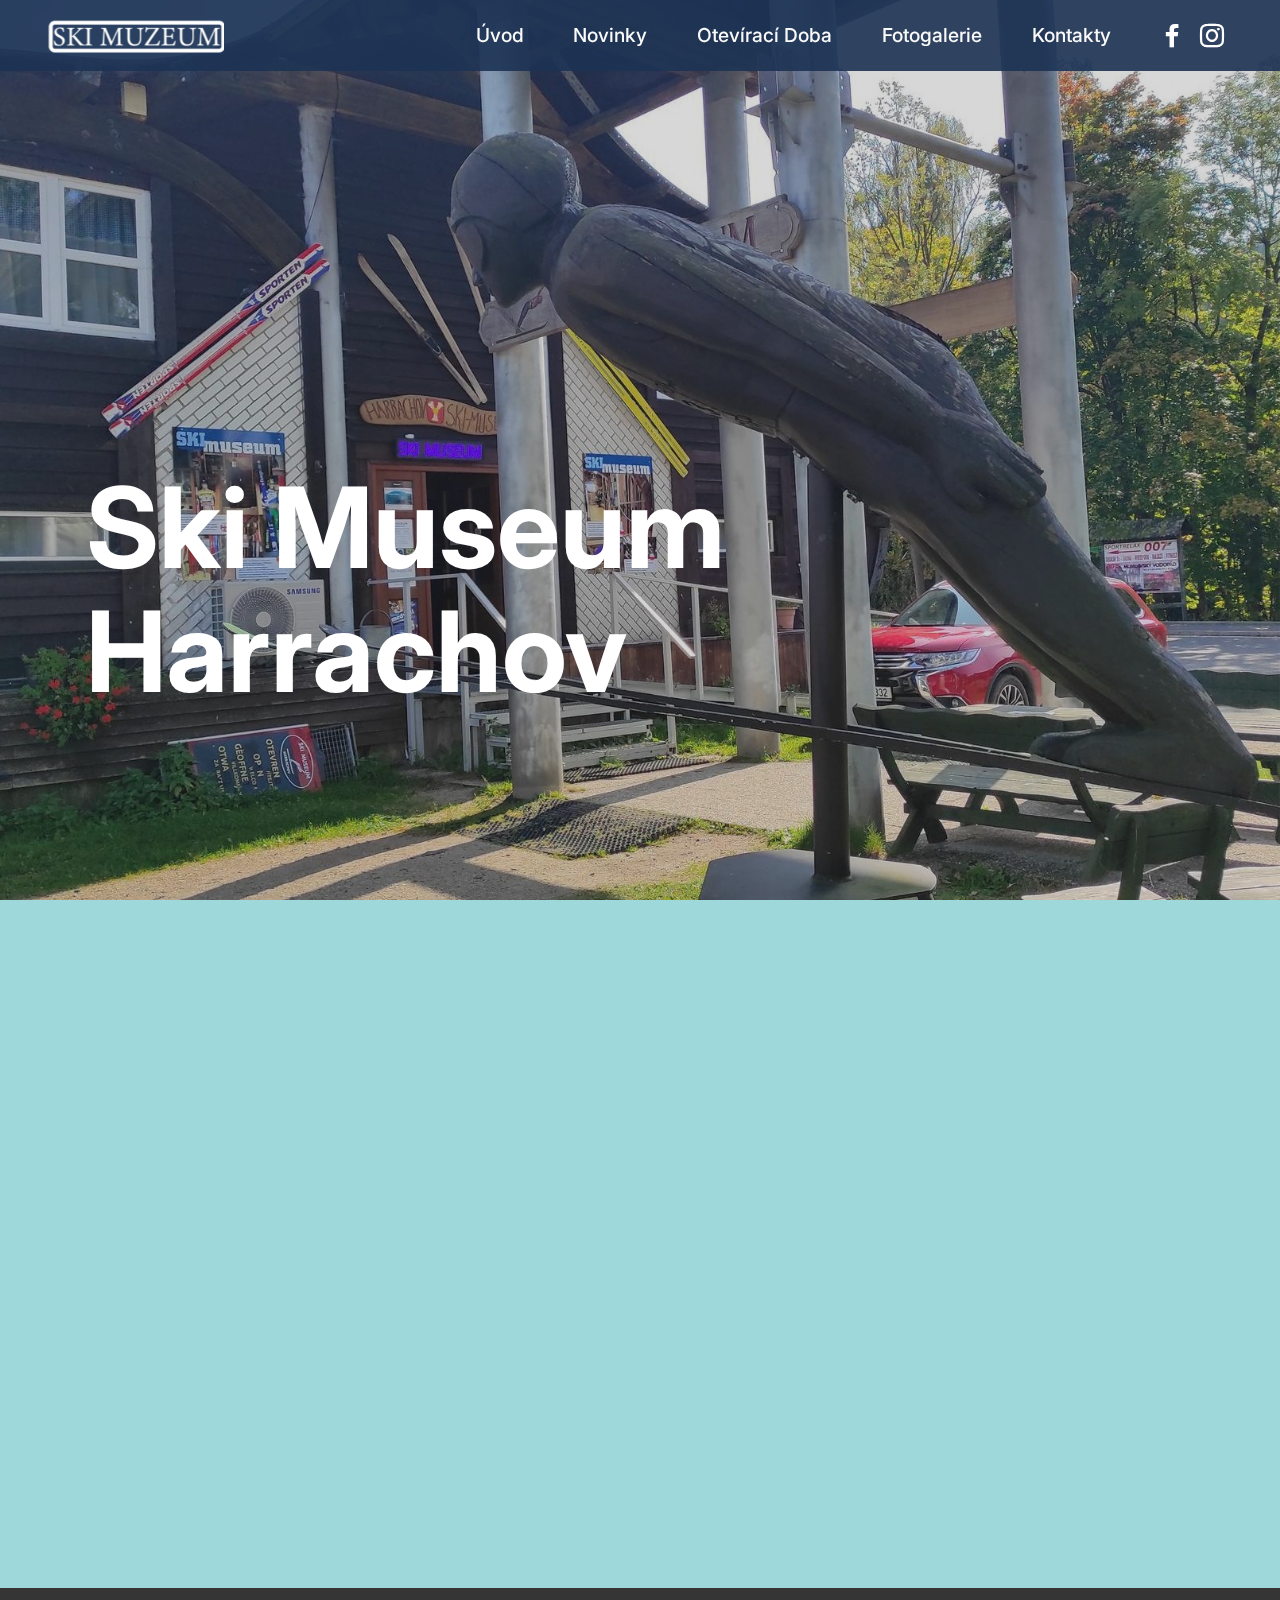
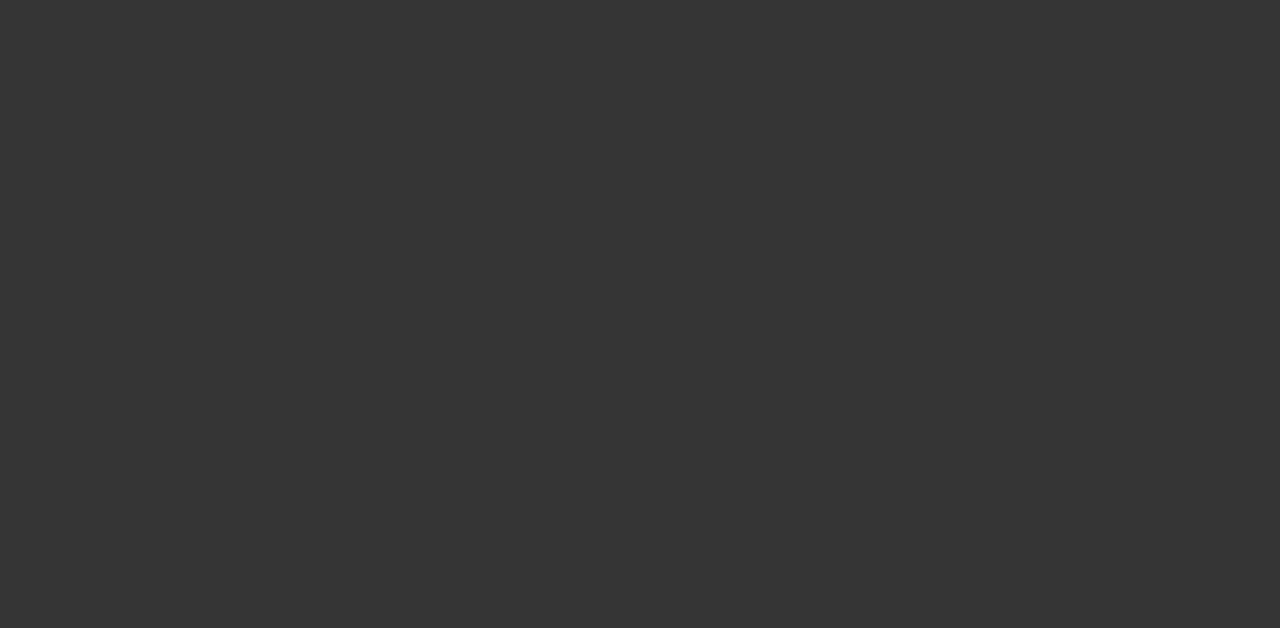
<file: index.html>
<!DOCTYPE html>
<html  >
<head>
  
  <meta charset="UTF-8">
  <meta http-equiv="X-UA-Compatible" content="IE=edge">
  <meta name="generator" content="Mobirise v5.5.2, mobirise.com">
  <meta name="viewport" content="width=device-width, initial-scale=1, minimum-scale=1">
  <link rel="shortcut icon" href="assets/images/logo-text2-kopie22-441x96.png" type="image/x-icon">
  <meta name="description" content="">
  
  
  <title>Home</title>
  <link rel="stylesheet" href="assets/bootstrap/css/bootstrap.min.css">
  <link rel="stylesheet" href="assets/bootstrap/css/bootstrap-grid.min.css">
  <link rel="stylesheet" href="assets/bootstrap/css/bootstrap-reboot.min.css">
  <link rel="stylesheet" href="assets/parallax/jarallax.css">
  <link rel="stylesheet" href="assets/animatecss/animate.css">
  <link rel="stylesheet" href="assets/dropdown/css/style.css">
  <link rel="stylesheet" href="assets/socicon/css/styles.css">
  <link rel="stylesheet" href="assets/theme/css/style.css">
  <link rel="preload" href="https://fonts.googleapis.com/css?family=Inter:100,200,300,400,500,600,700,800,900&display=swap" as="style" onload="this.onload=null;this.rel='stylesheet'">
  <noscript><link rel="stylesheet" href="https://fonts.googleapis.com/css?family=Inter:100,200,300,400,500,600,700,800,900&display=swap"></noscript>
  <link rel="preload" as="style" href="assets/mobirise/css/mbr-additional.css"><link rel="stylesheet" href="assets/mobirise/css/mbr-additional.css" type="text/css">
  
  
  
  
</head>
<body>
  
  <section data-bs-version="5.1" class="menu menu3 cid-sFAA5oUu2Y" once="menu" id="menu3-1">
    
    <nav class="navbar navbar-dropdown navbar-fixed-top navbar-expand-lg">
        <div class="container-fluid">
            <div class="navbar-brand">
                <span class="navbar-logo">
                    <a href="index.html">
                        <img src="assets/images/logo-text2-kopie22-441x96.png" alt="" style="height: 3rem;">
                    </a>
                </span>
                
            </div>
            <button class="navbar-toggler" type="button" data-toggle="collapse" data-bs-toggle="collapse" data-target="#navbarSupportedContent" data-bs-target="#navbarSupportedContent" aria-controls="navbarNavAltMarkup" aria-expanded="false" aria-label="Toggle navigation">
                <div class="hamburger">
                    <span></span>
                    <span></span>
                    <span></span>
                    <span></span>
                </div>
            </button>
            <div class="collapse navbar-collapse" id="navbarSupportedContent">
                <ul class="navbar-nav nav-dropdown nav-right" data-app-modern-menu="true"><li class="nav-item"><a class="nav-link link text-white text-primary display-7" href="index.html">Úvod</a></li>
                    <li class="nav-item"><a class="nav-link link text-white text-primary display-7" href="page4.html">Novinky</a></li>
                    <li class="nav-item"><a class="nav-link link text-white text-primary display-7" href="page1.html">Otevírací Doba</a></li>
                    <li class="nav-item"><a class="nav-link link text-white text-primary display-7" href="page2.html">Fotogalerie</a>
                    </li><li class="nav-item"><a class="nav-link link text-white text-primary display-7" href="page3.html">Kontakty</a></li></ul>
                <div class="icons-menu">
                    <a class="iconfont-wrapper" href="https://www.facebook.com/SKI-Museum-Harrachov-1239939252754153/" target="_blank">
                        <span class="p-2 mbr-iconfont socicon-facebook socicon"></span>
                    </a>
                    <a class="iconfont-wrapper" href="https://www.instagram.com/skimuseumharrachov/" target="_blank">
                        <span class="p-2 mbr-iconfont socicon-instagram socicon"></span>
                    </a>
                    
                    
                </div>
                
            </div>
        </div>
    </nav>
</section>

<section data-bs-version="5.1" class="header1 cid-sFCAOqBTxa mbr-parallax-background" id="header1-i">

    

    <div class="mbr-overlay" style="opacity: 0.2; background-color: rgb(53, 53, 53);"></div>

    <div class="container" style="height: 40vh; margin-top: -100px;">
        <div class="row">
            <div class="col-12 col-lg-8">
                <h1 class="mbr-section-title mbr-fonts-style mb-3 display-1"><strong><br></strong><br><strong>Ski Museum Harrachov</strong></h1>
                
                
                
            </div>
        </div>
    </div>
</section>

<section data-bs-version="5.1" class="video4 cid-sQsdDRNFsE" id="video4-0">

    

    <div class="container">
        <div class="title-wrapper mb-5">
            <h4 class="mbr-section-title mbr-fonts-style mb-0 display-2"><strong>Můžete nás sledovat na sociálních sítích.</strong></h4>
        </div>
        <div class="row align-items-center">
            <div class="col-12 col-lg-7 video-block">
                <div class="video-wrapper"><iframe class="mbr-embedded-video" src="https://www.youtube.com/embed/TJ8sYm_H5x8?rel=0&amp;amp;showinfo=0&amp;autoplay=1&amp;loop=0" width="1280" height="720" frameborder="0" allowfullscreen></iframe></div>
                
            </div>
            <div class="col-12 col-lg">
                <div class="text-wrapper">
                    <h5 class="mbr-section-subtitle mbr-fonts-style mb-3 display-5"><strong>Pokud máte otázky, neváhejte nás kontaktovat</strong><strong><br></strong></h5>
                    <p class="mbr-text mbr-fonts-style display-7">Email: skimuseum@harrachov.cz&nbsp;<br>Tel. +420 602 157 287, +420 603 470 113</p>
                </div>
            </div>
        </div>
    </div>
</section>

<section data-bs-version="5.1" class="share3 cid-sQsf7fdhmd" id="share3-2">
    
     
    
    

    <div class="container">
        <div class="media-container-row">
            <div class="col-12">
                
                <div class="social-list align-center">
                   
                    <a class="iconfont-wrapper bg-facebook m-2 " target="_blank" href="https://www.facebook.com/SKI-Museum-Harrachov-1239939252754153/">
                            <span class="socicon-facebook socicon"></span>
                        </a>
                        
                        <a class="iconfont-wrapper bg-instagram m-2" href="https://www.instagram.com/skimuseumharrachov/" target="_blank">
                            <span class="socicon-instagram socicon"></span>
                        </a>
                        
                        
                        
                        
                        
                        
                        <a class="iconfont-wrapper bg-youtube m-2" href="https://www.youtube.com/watch?v=tgXGhbNoSUA" target="_blank">
                            <span class="socicon-youtube socicon"></span>
                        </a>
                        
                </div>
            </div>
        </div>
    </div>
</section>

<section data-bs-version="5.1" class="okejvole footer6 cid-sQsg1Cif5Z" once="footers" id="footer6-3">

    

    

    <div class="container">
        <div class="brutov row content mbr-white">
            <div class="jirkosak col-12 col-md-3 mbr-fonts-style display-7">
                <h5 class="mbr-section-subtitle mbr-fonts-style mb-2 display-5"><p><strong><br></strong><strong><br></strong>&nbsp;&nbsp;&nbsp;&nbsp;<br><strong>&nbsp;&nbsp;&nbsp;  Otevírací doba</strong><br><strong><br></strong></p></h5>
                <p class="mbr-text mbr-fonts-style display-7"></p><p><strong>St-Pá &nbsp; &nbsp; &nbsp; &nbsp; &nbsp;14:00 - 17:00</strong></p><p><strong>So&nbsp; &nbsp; &nbsp; &nbsp; &nbsp; 10:00 - 17:00</strong></p><p><strong>Ne&nbsp; &nbsp; &nbsp; &nbsp; &nbsp; 10:00 - 17:00</strong></p><br></p>
                <h5 class="mbr-section-subtitle mbr-fonts-style mb-2 mt-4 display-7"></h5>
                <p class="mbr-text mbr-fonts-style mb-4 display-7"></p>
            </div>

            <div class="col-12 col-md-6">
                <div class="google-map"><iframe frameborder="0" style="border:0" src="https://frame.mapy.cz/s/mucufefeza" allowfullscreen=""></iframe></div>
            </div>
        </div>
        <div class="footer-lower">
            <div class="col-sm-12 copyright pl-0">
                <p class="mbr-text mbr-fonts-style mbr-white display-7">
                    © Copyright 2021 M.F. - All Rights Reserved
                </p>
            </div>
        </div>
    </div>
</section><section style="background-color: #fff; font-family: -apple-system, BlinkMacSystemFont, 'Segoe UI', 'Roboto', 'Helvetica Neue', Arial, sans-serif; color:#aaa; font-size:12px; padding: 0; align-items: center; display: flex;"><a href="https://mobirise.site/m"></a></section><script src="assets/bootstrap/js/bootstrap.bundle.min.js"></script>  <script src="assets/parallax/jarallax.js"></script>  <script src="assets/smoothscroll/smooth-scroll.js"></script>  <script src="assets/ytplayer/index.js"></script>  <script src="assets/dropdown/js/navbar-dropdown.js"></script>  <script src="assets/playervimeo/vimeo_player.js"></script>  <script src="assets/theme/js/script.js"></script>  
  
  
  <input name="animation" type="hidden">
  </body>
</html>
</file>
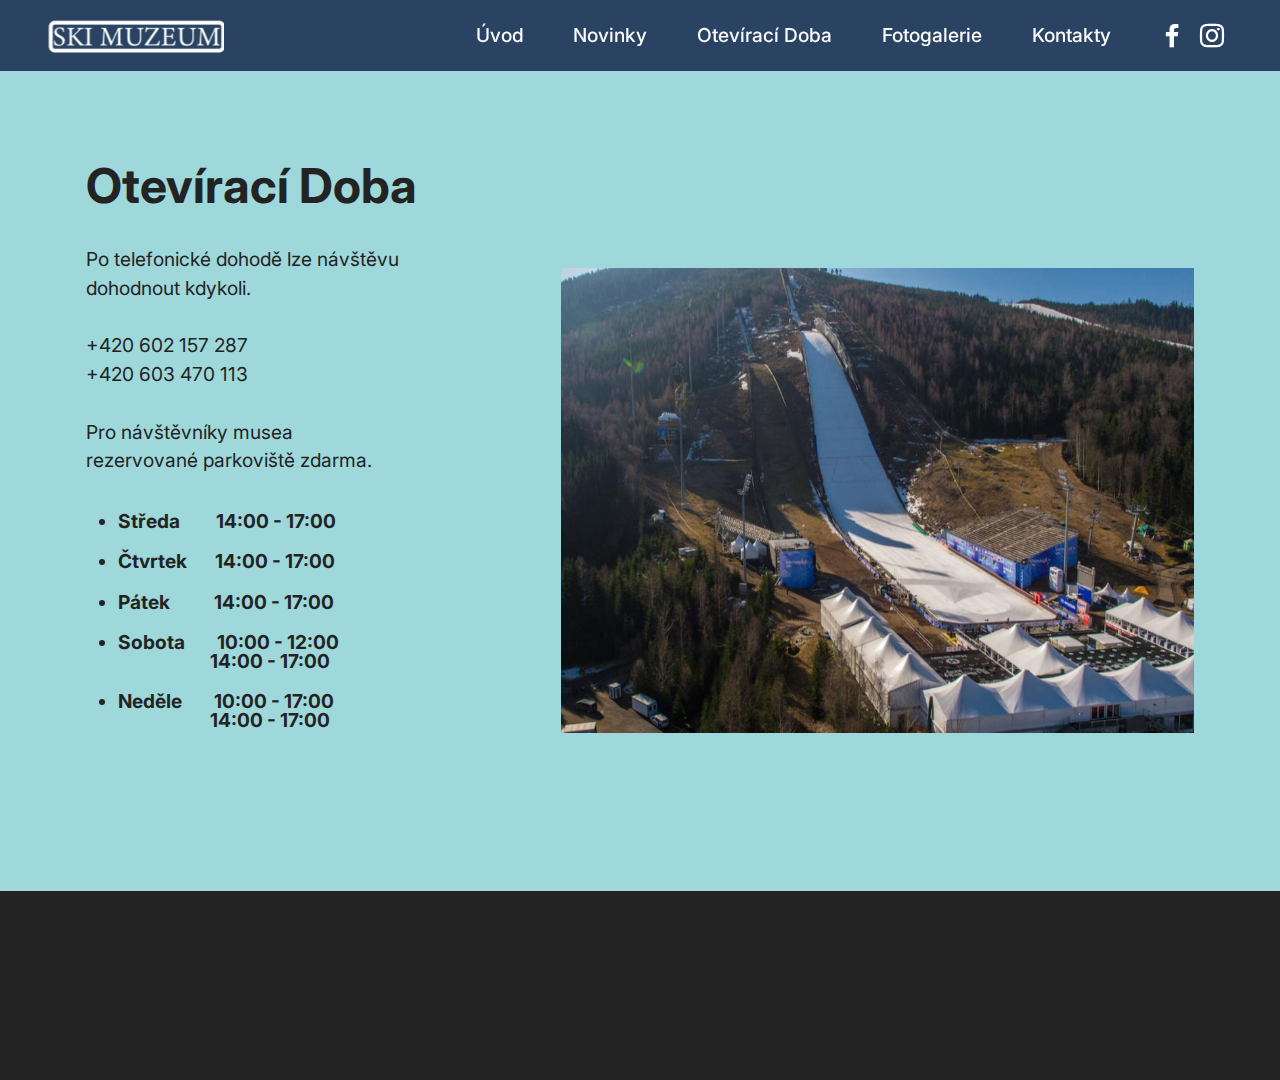
<file: page1.html>
<!DOCTYPE html>
<html  >
<head>
  
  <meta charset="UTF-8">
  <meta http-equiv="X-UA-Compatible" content="IE=edge">
  <meta name="generator" content="Mobirise v5.5.2, mobirise.com">
  <meta name="viewport" content="width=device-width, initial-scale=1, minimum-scale=1">
  <link rel="shortcut icon" href="assets/images/logo-text2-kopie22-441x96.png" type="image/x-icon">
  <meta name="description" content="">
  
  
  <title>Otevírací Doba</title>
  <link rel="stylesheet" href="assets/web/assets/mobirise-icons2/mobirise2.css">
  <link rel="stylesheet" href="assets/bootstrap/css/bootstrap.min.css">
  <link rel="stylesheet" href="assets/bootstrap/css/bootstrap-grid.min.css">
  <link rel="stylesheet" href="assets/bootstrap/css/bootstrap-reboot.min.css">
  <link rel="stylesheet" href="assets/animatecss/animate.css">
  <link rel="stylesheet" href="assets/dropdown/css/style.css">
  <link rel="stylesheet" href="assets/socicon/css/styles.css">
  <link rel="stylesheet" href="assets/theme/css/style.css">
  <link rel="preload" href="https://fonts.googleapis.com/css?family=Inter:100,200,300,400,500,600,700,800,900&display=swap" as="style" onload="this.onload=null;this.rel='stylesheet'">
  <noscript><link rel="stylesheet" href="https://fonts.googleapis.com/css?family=Inter:100,200,300,400,500,600,700,800,900&display=swap"></noscript>
  <link rel="preload" as="style" href="assets/mobirise/css/mbr-additional.css"><link rel="stylesheet" href="assets/mobirise/css/mbr-additional.css" type="text/css">
  
  
  
  
</head>
<body>
  
  <section data-bs-version="5.1" class="menu menu3 cid-sFAA5oUu2Y" once="menu" id="menu3-4">
    
    <nav class="navbar navbar-dropdown navbar-fixed-top navbar-expand-lg">
        <div class="container-fluid">
            <div class="navbar-brand">
                <span class="navbar-logo">
                    <a href="index.html">
                        <img src="assets/images/logo-text2-kopie22-441x96.png" alt="" style="height: 3rem;">
                    </a>
                </span>
                
            </div>
            <button class="navbar-toggler" type="button" data-toggle="collapse" data-bs-toggle="collapse" data-target="#navbarSupportedContent" data-bs-target="#navbarSupportedContent" aria-controls="navbarNavAltMarkup" aria-expanded="false" aria-label="Toggle navigation">
                <div class="hamburger">
                    <span></span>
                    <span></span>
                    <span></span>
                    <span></span>
                </div>
            </button>
            <div class="collapse navbar-collapse" id="navbarSupportedContent">
                <ul class="navbar-nav nav-dropdown nav-right" data-app-modern-menu="true"><li class="nav-item"><a class="nav-link link text-white text-primary display-7" href="index.html">Úvod</a></li>
                    <li class="nav-item"><a class="nav-link link text-white text-primary display-7" href="page4.html">Novinky</a></li>
                    <li class="nav-item"><a class="nav-link link text-white text-primary display-7" href="page1.html">Otevírací Doba</a></li>
                    <li class="nav-item"><a class="nav-link link text-white text-primary display-7" href="page2.html">Fotogalerie</a>
                    </li><li class="nav-item"><a class="nav-link link text-white text-primary display-7" href="page3.html">Kontakty</a></li></ul>
                <div class="icons-menu">
                    <a class="iconfont-wrapper" href="https://www.facebook.com/SKI-Museum-Harrachov-1239939252754153/" target="_blank">
                        <span class="p-2 mbr-iconfont socicon-facebook socicon"></span>
                    </a>
                    <a class="iconfont-wrapper" href="https://www.instagram.com/skimuseumharrachov/" target="_blank">
                        <span class="p-2 mbr-iconfont socicon-instagram socicon"></span>
                    </a>
                    
                    
                </div>
                
            </div>
        </div>
    </nav>
</section>

<section data-bs-version="5.1" class="features11 cid-sQKDC1YAeq" id="features12-6">

    
    
    <div class="container">
        <div class="row align-items-center">
            <div class="col-12 col-lg">
                <div class="card-wrapper">
                    <div class="card-box">
                        <h4 class="card-title mbr-fonts-style mb-4 display-2">
                            <strong>Otevírací Doba</strong></h4>
                        <p class="mbr-text mbr-fonts-style mb-4 display-7">Po telefonické dohodě lze návštěvu dohodnout kdykoli.<br><br>+420&nbsp;602 157 287<br>+420&nbsp;603 470 113<br><br>Pro návštěvníky musea <br>rezervované parkoviště zdarma.</p>
                        <div class="mbr-text mbr-fonts-style counter-container display-7">
                            <ul>
                               <li><p><strong>Středa&nbsp; &nbsp; &nbsp; &nbsp; &nbsp;14:00 - 17:00</strong></p></li><li><p><strong>Čtvrtek&nbsp; &nbsp; &nbsp; &nbsp;14:00 - 17:00</strong></p></li><li><p><strong>Pátek&nbsp;&nbsp; &nbsp; &nbsp; &nbsp; &nbsp; 14:00 - 17:00</strong></p></li><li><p><strong>Sobota&nbsp; &nbsp; &nbsp; &nbsp; 10:00 - 12:00 <br> &nbsp; &nbsp; &nbsp; &nbsp; &nbsp; &nbsp; &nbsp; &nbsp; &nbsp; &nbsp; &nbsp; &nbsp;14:00 - 17:00</strong></p></li><li><p><strong>Neděle&nbsp; &nbsp; &nbsp; &nbsp; 10:00 - 17:00<br> &nbsp; &nbsp; &nbsp; &nbsp; &nbsp; &nbsp; &nbsp; &nbsp; &nbsp; &nbsp; &nbsp; &nbsp;14:00 - 17:00</strong></p></li><p></p> <br>
                                    <br></li>
                            </ul>
                        </div>
                        
                    </div>
                </div>
            </div>
            <div class="col-12 col-lg-7 md-pb">
                <div class="image-wrapper">
                    <img src="assets/images/skokanske-mustky-harrachov.33470.big-1256x707.jpeg" alt="Mobirise">
                </div>
            </div>
        </div>
    </div>
</section>

<section data-bs-version="5.1" class="footer2 cid-sQKJi7XFeL" once="footers" id="footer2-b">

    
    
    <div class="container">
        <div class="row mbr-white">
            <div class="col-12 col-md-4 col-lg-3">
                <h5 class="mbr-section-subtitle mbr-fonts-style mb-2 display-7">
                    <strong>Kontakty</strong></h5>
                <ul class="list mbr-fonts-style display-4">
                    <li class="mbr-text item-wrap">skimuseum@harrachov.cz</li>
                    <li class="mbr-text item-wrap">+420 603 470 113</li>
                    <li class="mbr-text item-wrap">+420 602 157 287</li>
                    <li class="mbr-text item-wrap"><br></li>
                </ul>
            </div>

            
        </div>
    </div>
</section><section style="background-color: #fff; font-family: -apple-system, BlinkMacSystemFont, 'Segoe UI', 'Roboto', 'Helvetica Neue', Arial, sans-serif; color:#aaa; font-size:12px; padding: 0; align-items: center; display: flex;"><a href="https://mobirise.site/v"></a></section><script src="assets/bootstrap/js/bootstrap.bundle.min.js"></script>  <script src="assets/smoothscroll/smooth-scroll.js"></script>  <script src="assets/ytplayer/index.js"></script>  <script src="assets/dropdown/js/navbar-dropdown.js"></script>  <script src="assets/theme/js/script.js"></script>  
  
  
  <input name="animation" type="hidden">
  </body>
</html>
</file>
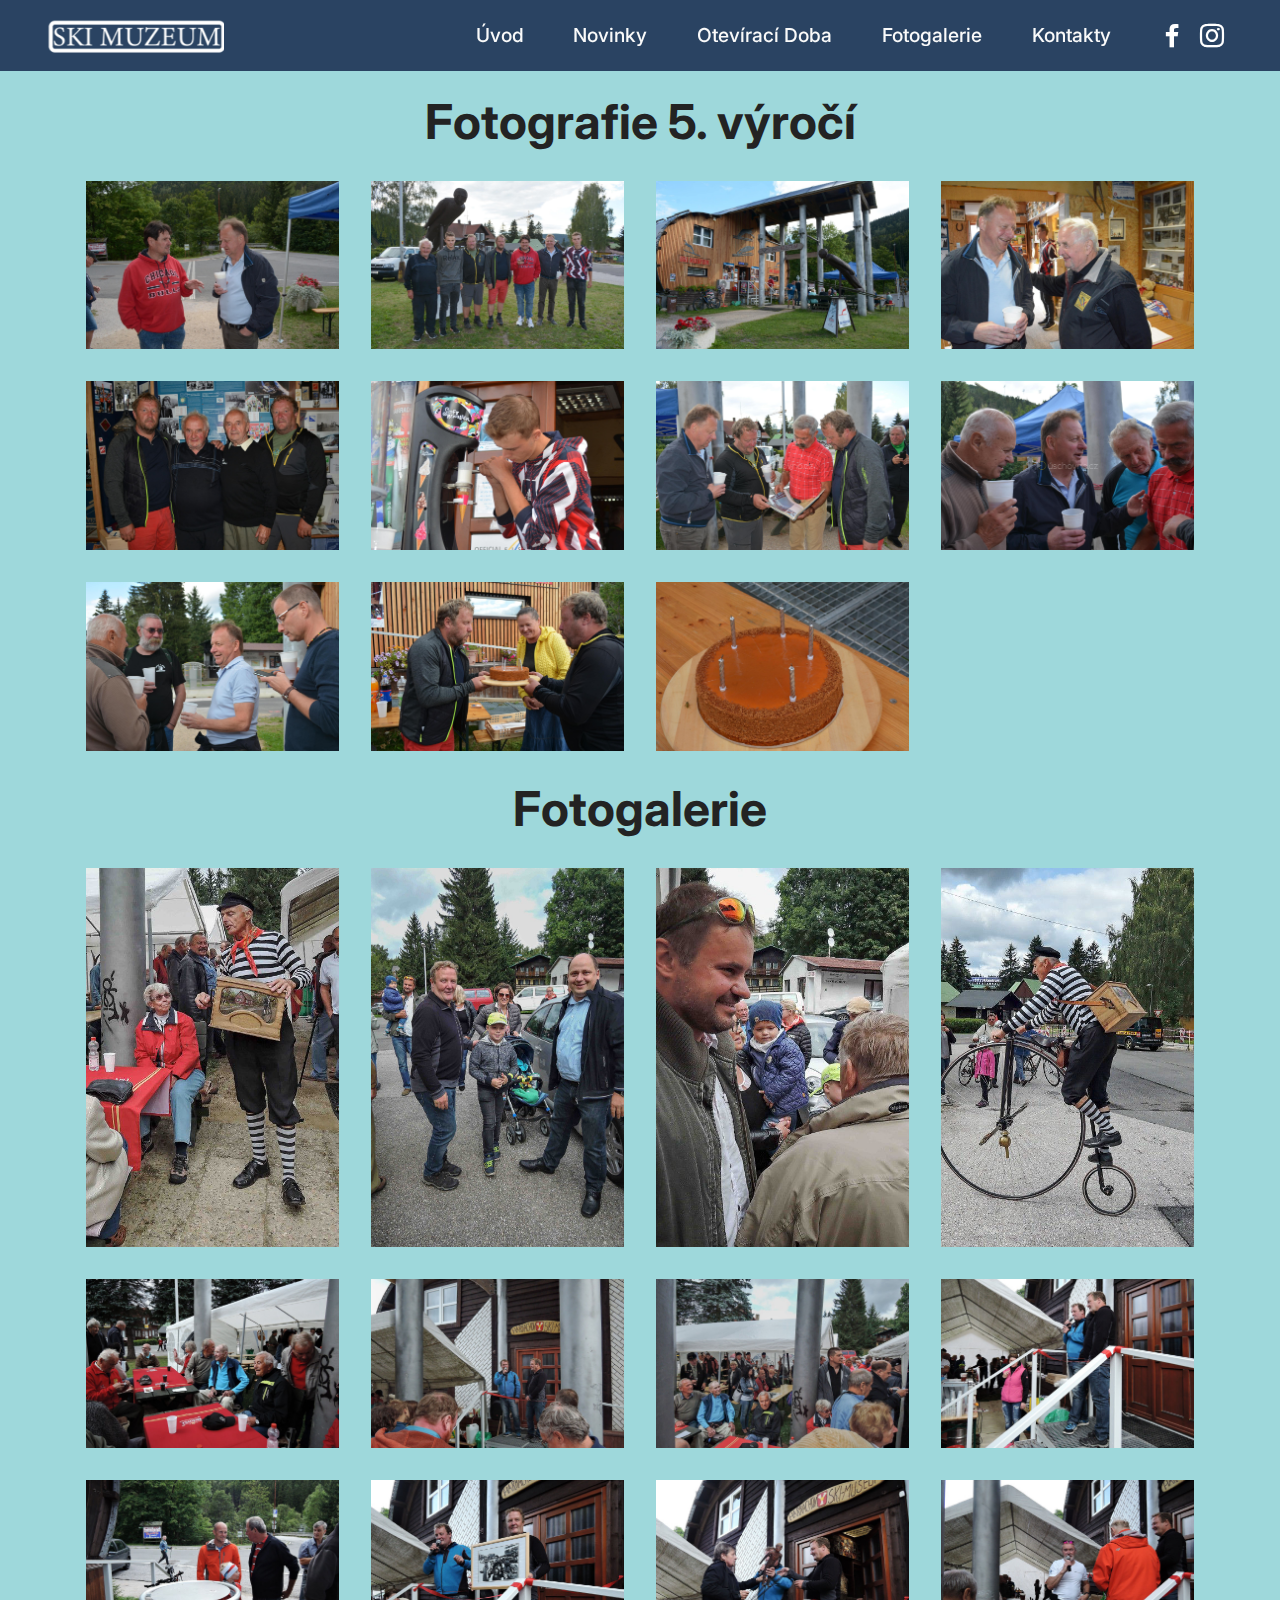
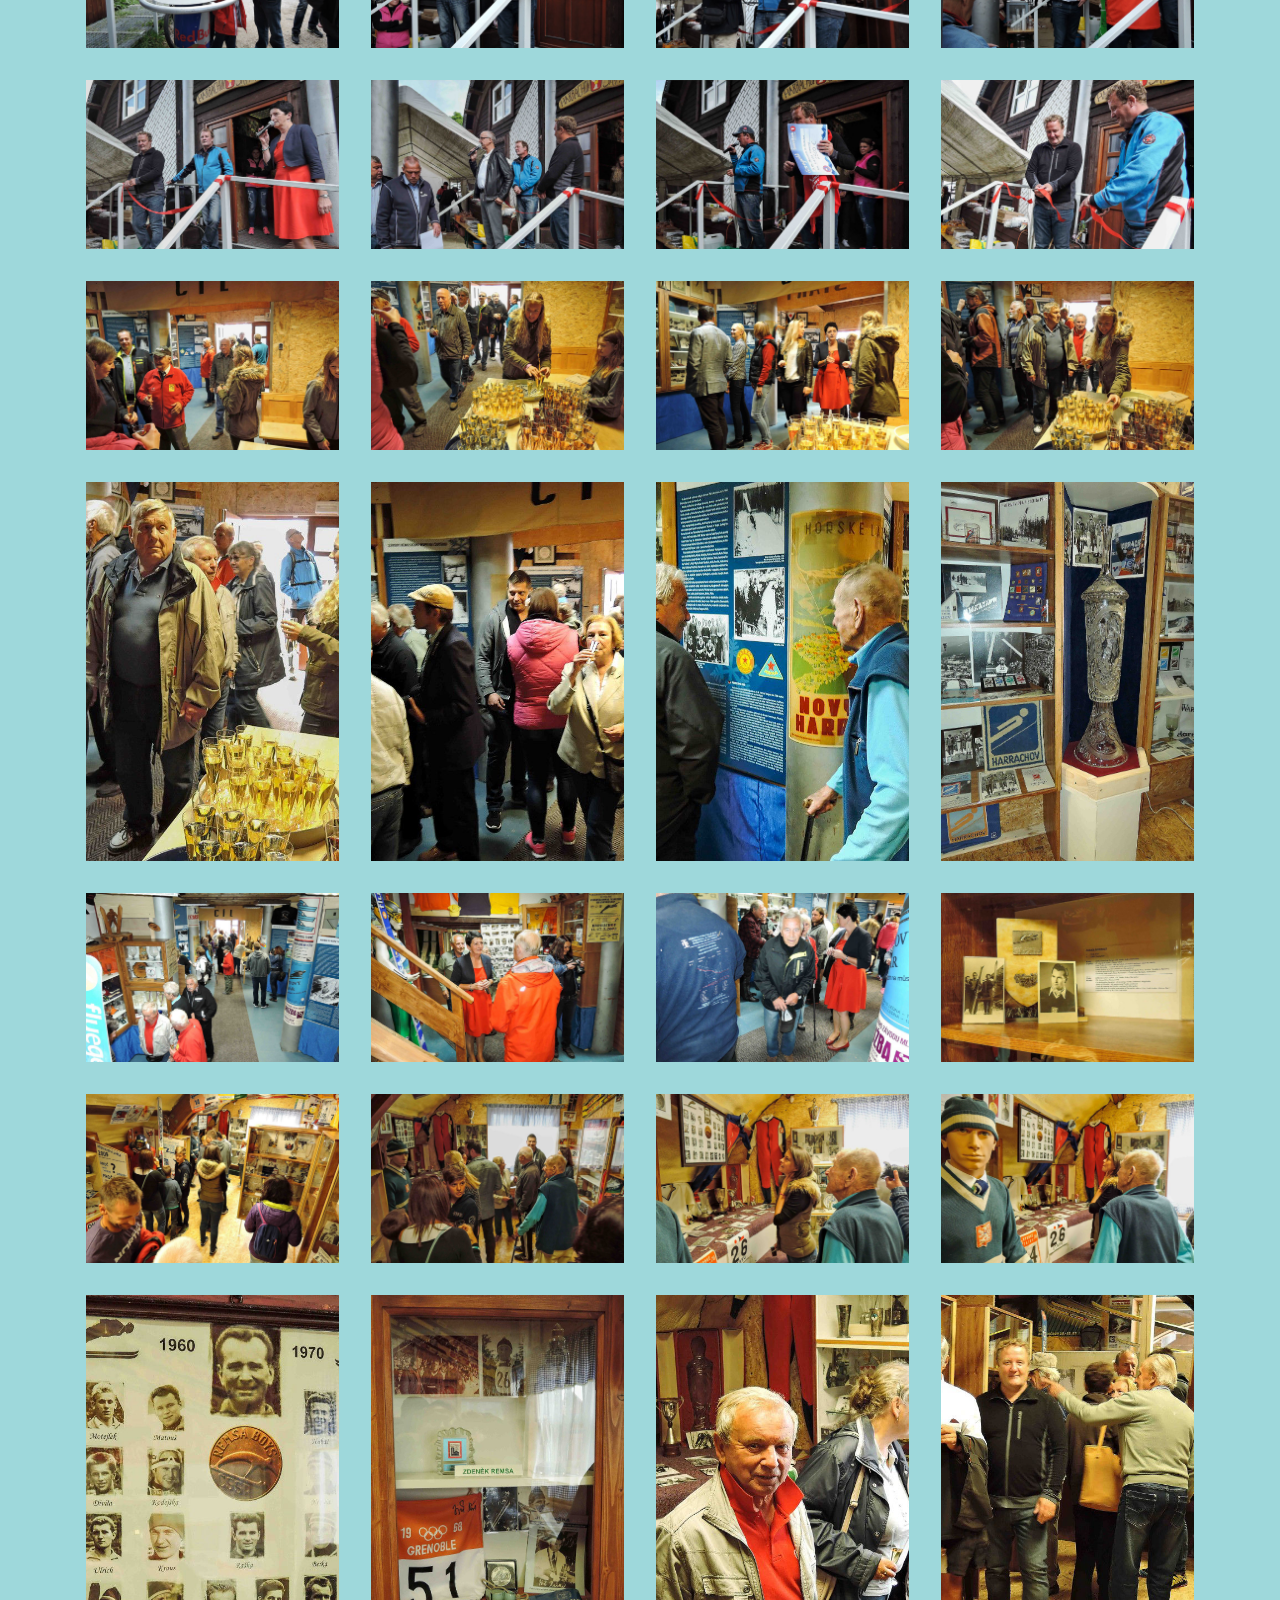
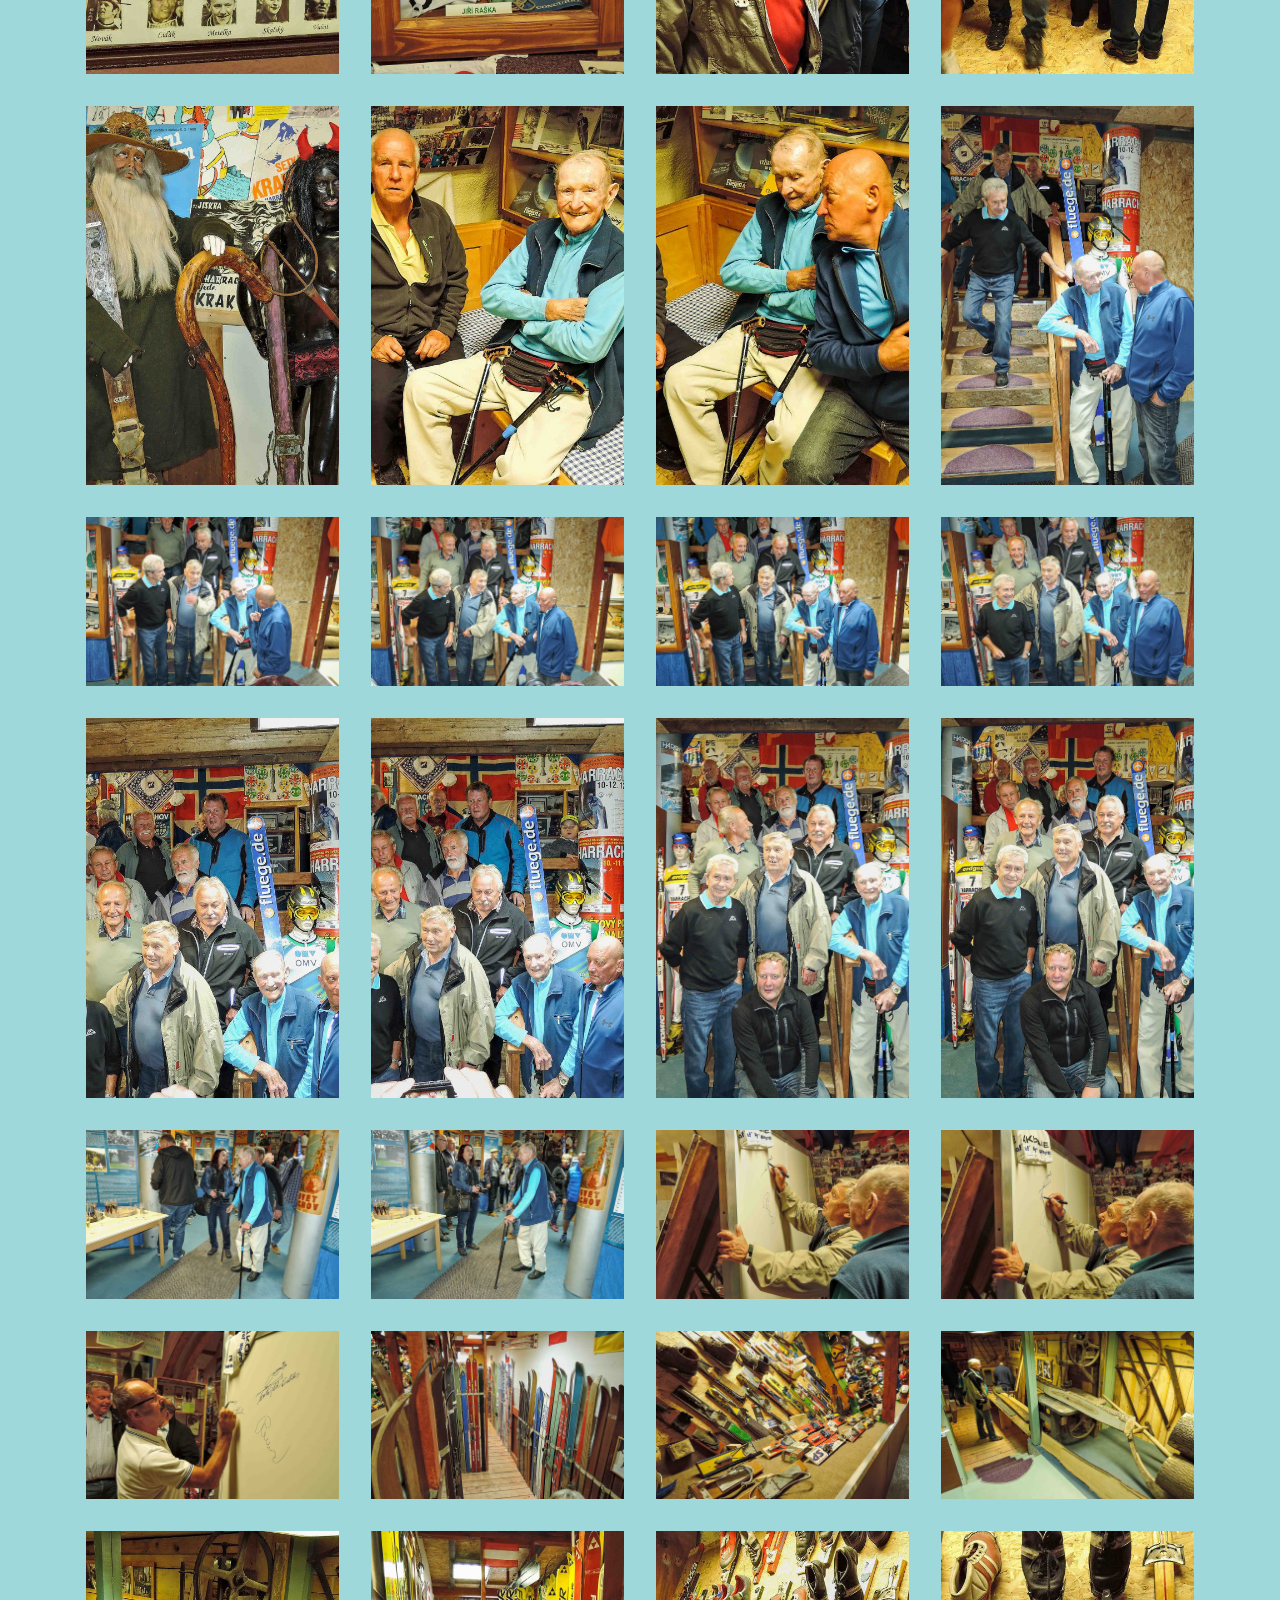
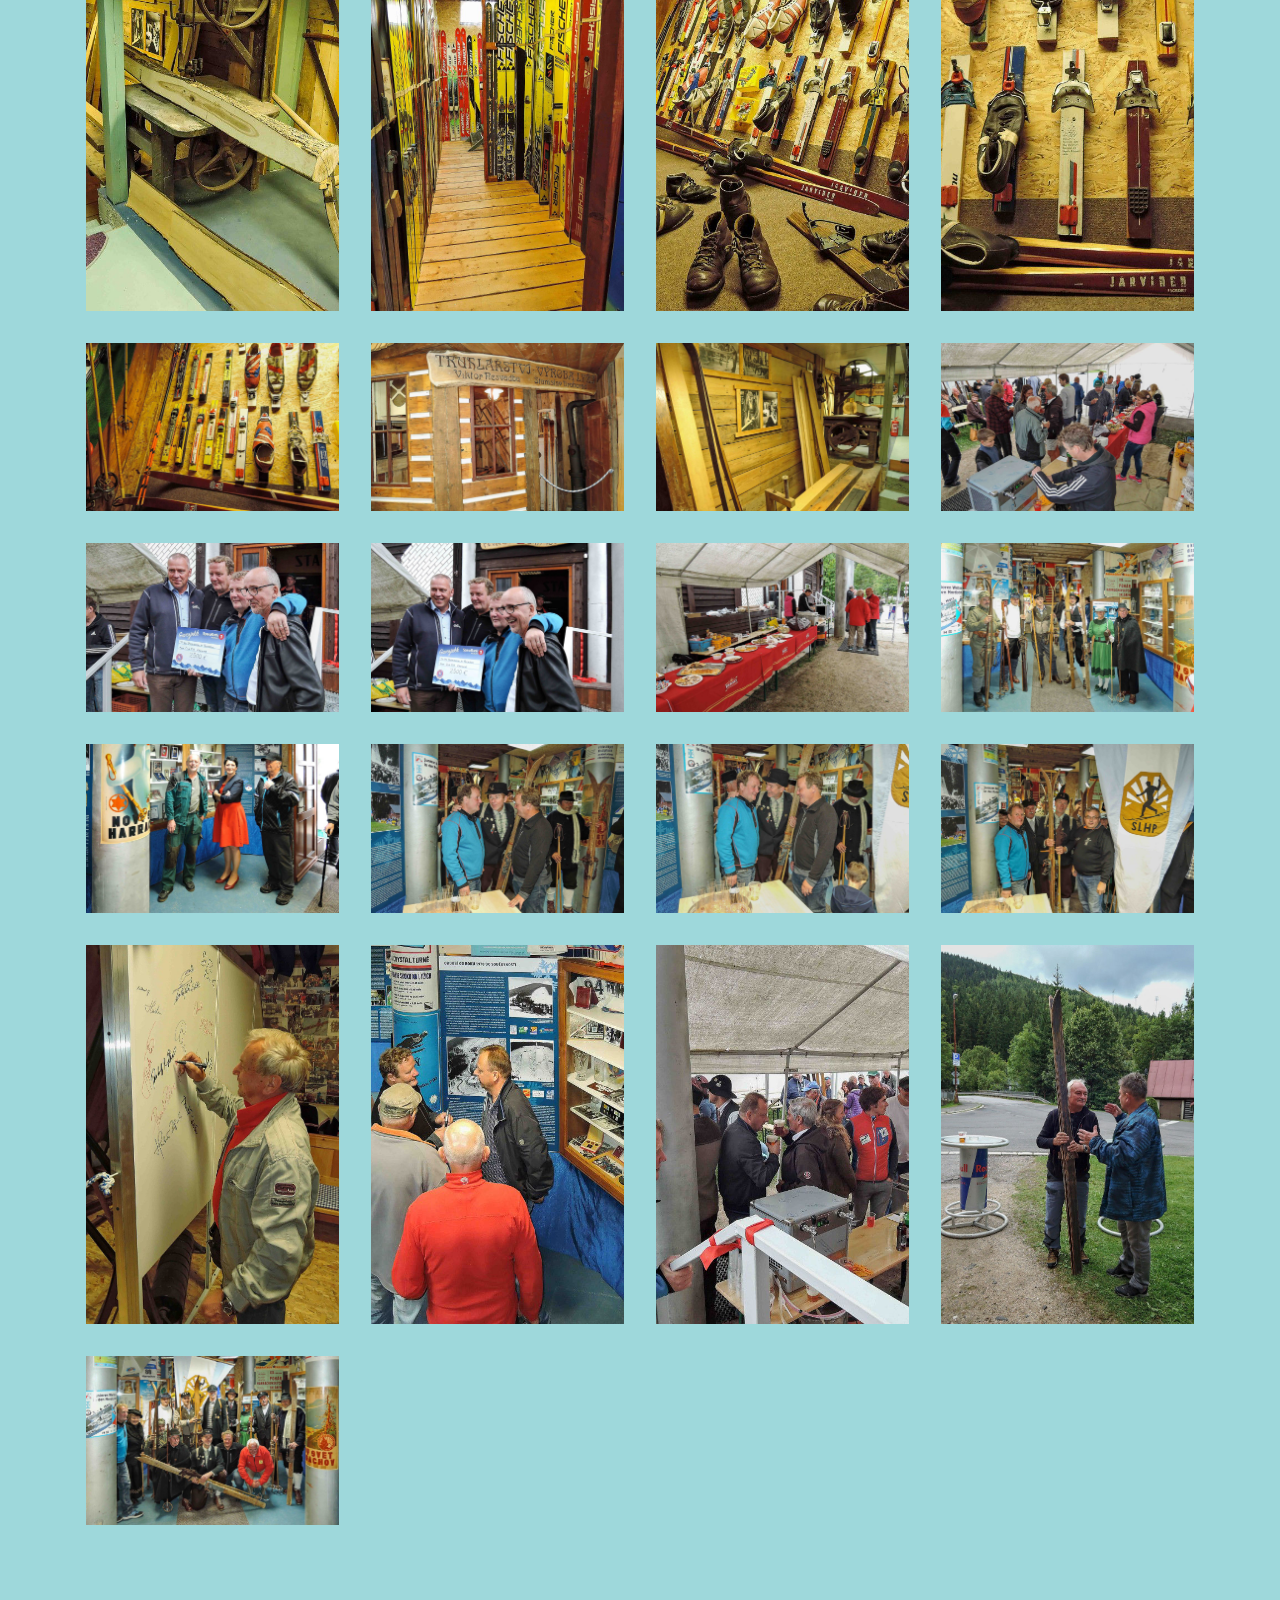
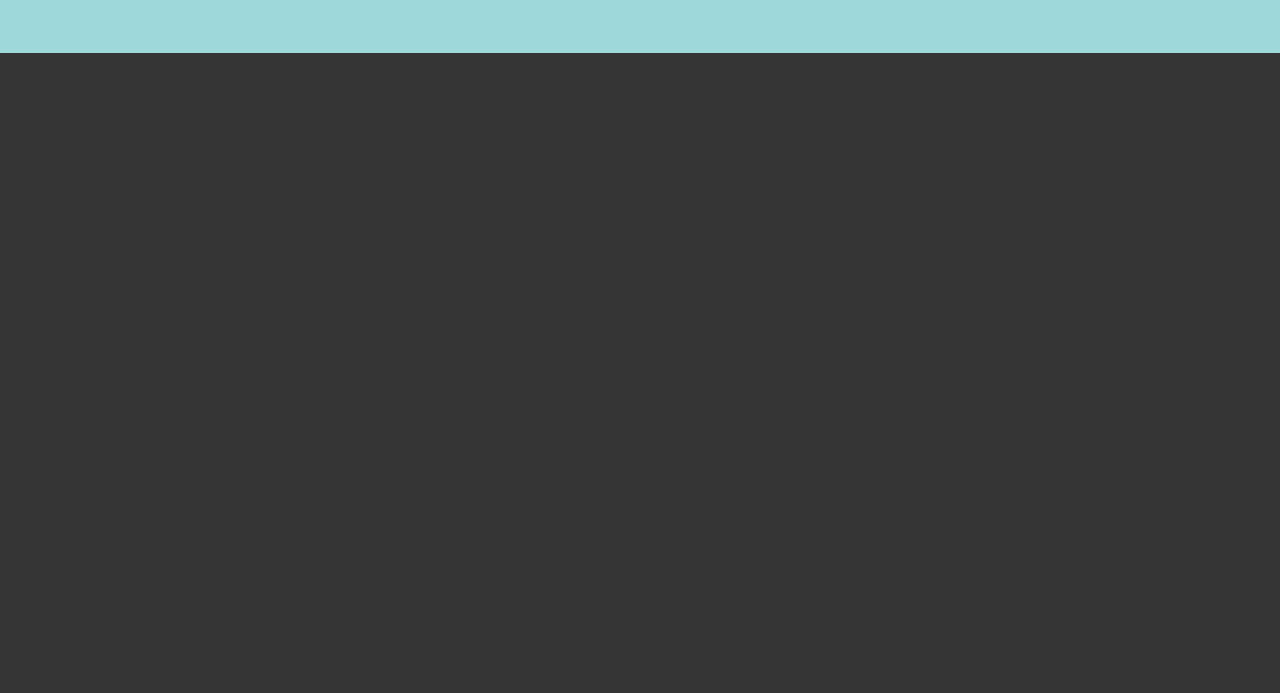
<file: page2.html>
<!DOCTYPE html>
<html  >
<head>
 
  <meta charset="UTF-8">
  <meta http-equiv="X-UA-Compatible" content="IE=edge">
  <meta name="generator" content="Mobirise v5.5.2, mobirise.com">
  <meta name="viewport" content="width=device-width, initial-scale=1, minimum-scale=1">
  <link rel="shortcut icon" href="assets/images/logo-text2-kopie22-441x96.png" type="image/x-icon">
  <meta name="description" content="">
  
  
  <title>Fotogalerie</title>
  <link rel="stylesheet" href="assets/web/assets/mobirise-icons2/mobirise2.css">
  <link rel="stylesheet" href="assets/bootstrap/css/bootstrap.min.css">
  <link rel="stylesheet" href="assets/bootstrap/css/bootstrap-grid.min.css">
  <link rel="stylesheet" href="assets/bootstrap/css/bootstrap-reboot.min.css">
  <link rel="stylesheet" href="assets/animatecss/animate.css">
  <link rel="stylesheet" href="assets/dropdown/css/style.css">
  <link rel="stylesheet" href="assets/socicon/css/styles.css">
  <link rel="stylesheet" href="assets/theme/css/style.css">
  <link rel="preload" href="https://fonts.googleapis.com/css?family=Inter:100,200,300,400,500,600,700,800,900&display=swap" as="style" onload="this.onload=null;this.rel='stylesheet'">
  <noscript><link rel="stylesheet" href="https://fonts.googleapis.com/css?family=Inter:100,200,300,400,500,600,700,800,900&display=swap"></noscript>
  <link rel="preload" as="style" href="assets/mobirise/css/mbr-additional.css"><link rel="stylesheet" href="assets/mobirise/css/mbr-additional.css" type="text/css">
  
  
  
  
</head>
<body>
  
  <section data-bs-version="5.1" class="menu menu3 cid-sFAA5oUu2Y" once="menu" id="menu3-g">
    
    <nav class="navbar navbar-dropdown navbar-fixed-top navbar-expand-lg">
        <div class="container-fluid">
            <div class="navbar-brand">
                <span class="navbar-logo">
                    <a href="index.html">
                        <img src="assets/images/logo-text2-kopie22-441x96.png" alt="" style="height: 3rem;">
                    </a>
                </span>
                
            </div>
            <button class="navbar-toggler" type="button" data-toggle="collapse" data-bs-toggle="collapse" data-target="#navbarSupportedContent" data-bs-target="#navbarSupportedContent" aria-controls="navbarNavAltMarkup" aria-expanded="false" aria-label="Toggle navigation">
                <div class="hamburger">
                    <span></span>
                    <span></span>
                    <span></span>
                    <span></span>
                </div>
            </button>
            <div class="collapse navbar-collapse" id="navbarSupportedContent">
                <ul class="navbar-nav nav-dropdown nav-right" data-app-modern-menu="true"><li class="nav-item"><a class="nav-link link text-white text-primary display-7" href="index.html">Úvod</a></li>
                    <li class="nav-item"><a class="nav-link link text-white text-primary display-7" href="page4.html">Novinky</a></li>
                    <li class="nav-item"><a class="nav-link link text-white text-primary display-7" href="page1.html">Otevírací Doba</a></li>
                    <li class="nav-item"><a class="nav-link link text-white text-primary display-7" href="page2.html">Fotogalerie</a>
                    </li><li class="nav-item"><a class="nav-link link text-white text-primary display-7" href="page3.html">Kontakty</a></li></ul>
                <div class="icons-menu">
                    <a class="iconfont-wrapper" href="https://www.facebook.com/SKI-Museum-Harrachov-1239939252754153/" target="_blank">
                        <span class="p-2 mbr-iconfont socicon-facebook socicon"></span>
                    </a>
                    <a class="iconfont-wrapper" href="https://www.instagram.com/skimuseumharrachov/" target="_blank">
                        <span class="p-2 mbr-iconfont socicon-instagram socicon"></span>
                    </a>
                    
                    
                </div>
                
            </div>
        </div>
    </nav>
</section>

<section data-bs-version="5.1" class="gallery5 mbr-gallery cid-sQPmygSU5G" id="gallery5-i">
    




    <div class="container">
        <div class="mbr-section-head">
            <h3 class="mbr-section-title mbr-fonts-style align-center m-0 display-2"><strong>Fotografie 5. výročí</strong></h3>
            
        </div>
        <div class="row mbr-gallery mt-4">
            
            <div class="col-12 col-md-6 col-lg-3 item gallery-image active">
                <div class="item-wrapper" data-toggle="modal" data-bs-toggle="modal" data-target="#sR8GjanGtb-modal" data-bs-target="#sR8GjanGtb-modal">
                    <img class="w-100" src="assets/images/12323244.jpg" alt="" data-slide-to="0" data-bs-slide-to="0" data-target="#lb-sR8GjanGtb" data-bs-target="#lb-sR8GjanGtb">
                    <div class="icon-wrapper">
                        <span class="mobi-mbri mobi-mbri-search mbr-iconfont mbr-iconfont-btn"></span>
                    </div>
                </div>
                
            </div><div class="col-12 col-md-6 col-lg-3 item gallery-image active">
                <div class="item-wrapper" data-toggle="modal" data-bs-toggle="modal" data-target="#sR8GjanGtb-modal" data-bs-target="#sR8GjanGtb-modal">
                    <img class="w-100" src="assets/images/fmh.jpg" alt="" data-slide-to="1" data-bs-slide-to="1" data-target="#lb-sR8GjanGtb" data-bs-target="#lb-sR8GjanGtb">
                    <div class="icon-wrapper">
                        <span class="mobi-mbri mobi-mbri-search mbr-iconfont mbr-iconfont-btn"></span>
                    </div>
                </div>
                
            </div><div class="col-12 col-md-6 col-lg-3 item gallery-image active">
                <div class="item-wrapper" data-toggle="modal" data-bs-toggle="modal" data-target="#sR8GjanGtb-modal" data-bs-target="#sR8GjanGtb-modal">
                    <img class="w-100" src="assets/images/fg.jpg" alt="" data-slide-to="2" data-bs-slide-to="2" data-target="#lb-sR8GjanGtb" data-bs-target="#lb-sR8GjanGtb">
                    <div class="icon-wrapper">
                        <span class="mobi-mbri mobi-mbri-search mbr-iconfont mbr-iconfont-btn"></span>
                    </div>
                </div>
                
            </div><div class="col-12 col-md-6 col-lg-3 item gallery-image active">
                <div class="item-wrapper" data-toggle="modal" data-bs-toggle="modal" data-target="#sR8GjanGtb-modal" data-bs-target="#sR8GjanGtb-modal">
                    <img class="w-100" src="assets/images/sdgsd.jpg" alt="" data-slide-to="3" data-bs-slide-to="3" data-target="#lb-sR8GjanGtb" data-bs-target="#lb-sR8GjanGtb">
                    <div class="icon-wrapper">
                        <span class="mobi-mbri mobi-mbri-search mbr-iconfont mbr-iconfont-btn"></span>
                    </div>
                </div>
                
            </div><div class="col-12 col-md-6 col-lg-3 item gallery-image active">
                <div class="item-wrapper" data-toggle="modal" data-bs-toggle="modal" data-target="#sR8GjanGtb-modal" data-bs-target="#sR8GjanGtb-modal">
                    <img class="w-100" src="assets/images/sdfgdfg.jpg" alt="" data-slide-to="4" data-bs-slide-to="4" data-target="#lb-sR8GjanGtb" data-bs-target="#lb-sR8GjanGtb">
                    <div class="icon-wrapper">
                        <span class="mobi-mbri mobi-mbri-search mbr-iconfont mbr-iconfont-btn"></span>
                    </div>
                </div>
                
            </div><div class="col-12 col-md-6 col-lg-3 item gallery-image active">
                <div class="item-wrapper" data-toggle="modal" data-bs-toggle="modal" data-target="#sR8GjanGtb-modal" data-bs-target="#sR8GjanGtb-modal">
                    <img class="w-100" src="assets/images/fuitz.jpg" alt="" data-slide-to="5" data-bs-slide-to="5" data-target="#lb-sR8GjanGtb" data-bs-target="#lb-sR8GjanGtb">
                    <div class="icon-wrapper">
                        <span class="mobi-mbri mobi-mbri-search mbr-iconfont mbr-iconfont-btn"></span>
                    </div>
                </div>
                
            </div><div class="col-12 col-md-6 col-lg-3 item gallery-image active">
                <div class="item-wrapper" data-toggle="modal" data-bs-toggle="modal" data-target="#sR8GjanGtb-modal" data-bs-target="#sR8GjanGtb-modal">
                    <img class="w-100" src="assets/images/fdghbn.jpg" alt="" data-slide-to="6" data-bs-slide-to="6" data-target="#lb-sR8GjanGtb" data-bs-target="#lb-sR8GjanGtb">
                    <div class="icon-wrapper">
                        <span class="mobi-mbri mobi-mbri-search mbr-iconfont mbr-iconfont-btn"></span>
                    </div>
                </div>
                
            </div><div class="col-12 col-md-6 col-lg-3 item gallery-image active">
                <div class="item-wrapper" data-toggle="modal" data-bs-toggle="modal" data-target="#sR8GjanGtb-modal" data-bs-target="#sR8GjanGtb-modal">
                    <img class="w-100" src="assets/images/oiuzt.jpg" alt="" data-slide-to="7" data-bs-slide-to="7" data-target="#lb-sR8GjanGtb" data-bs-target="#lb-sR8GjanGtb">
                    <div class="icon-wrapper">
                        <span class="mobi-mbri mobi-mbri-search mbr-iconfont mbr-iconfont-btn"></span>
                    </div>
                </div>
                
            </div><div class="col-12 col-md-6 col-lg-3 item gallery-image active">
                <div class="item-wrapper" data-toggle="modal" data-bs-toggle="modal" data-target="#sR8GjanGtb-modal" data-bs-target="#sR8GjanGtb-modal">
                    <img class="w-100" src="assets/images/mfghjm.jpg" alt="" data-slide-to="8" data-bs-slide-to="8" data-target="#lb-sR8GjanGtb" data-bs-target="#lb-sR8GjanGtb">
                    <div class="icon-wrapper">
                        <span class="mobi-mbri mobi-mbri-search mbr-iconfont mbr-iconfont-btn"></span>
                    </div>
                </div>
                
            </div><div class="col-12 col-md-6 col-lg-3 item gallery-image active">
                <div class="item-wrapper" data-toggle="modal" data-bs-toggle="modal" data-target="#sR8GjanGtb-modal" data-bs-target="#sR8GjanGtb-modal">
                    <img class="w-100" src="assets/images/sdfs.jpg" alt="" data-slide-to="9" data-bs-slide-to="9" data-target="#lb-sR8GjanGtb" data-bs-target="#lb-sR8GjanGtb">
                    <div class="icon-wrapper">
                        <span class="mobi-mbri mobi-mbri-search mbr-iconfont mbr-iconfont-btn"></span>
                    </div>
                </div>
                
            </div><div class="col-12 col-md-6 col-lg-3 item gallery-image active">
                <div class="item-wrapper" data-toggle="modal" data-bs-toggle="modal" data-target="#sR8GjanGtb-modal" data-bs-target="#sR8GjanGtb-modal">
                    <img class="w-100" src="assets/images/sifsdf.jpg" alt="" data-slide-to="10" data-bs-slide-to="10" data-target="#lb-sR8GjanGtb" data-bs-target="#lb-sR8GjanGtb">
                    <div class="icon-wrapper">
                        <span class="mobi-mbri mobi-mbri-search mbr-iconfont mbr-iconfont-btn"></span>
                    </div>
                </div>
                
 
            
            
        </div>

        <div class="modal mbr-slider" tabindex="-1" role="dialog" aria-hidden="true" id="sR8GjanGtb-modal">
            <div class="modal-dialog" role="document">
                <div class="modal-content">
                    <div class="modal-body">
                        <div class="carousel slide carousel-fade" id="lb-sR8GjanGtb" data-ride="carousel" data-bs-ride="carousel" data-interval="5000" data-bs-interval="5000">
                            <div class="carousel-inner">
                                
                                <div class="carousel-item active">
                                    <img class="d-block w-100" src="assets/images/12323244.jpg" alt="">
                                </div><div class="carousel-item">
                                    <img class="d-block w-100" src="assets/images/fmh.jpg" alt="">
                                </div><div class="carousel-item">
                                    <img class="d-block w-100" src="assets/images/fg.jpg" alt="">
                                </div><div class="carousel-item">
                                    <img class="d-block w-100" src="assets/images/sdgsd.jpg" alt="">
                                </div><div class="carousel-item">
                                    <img class="d-block w-100" src="assets/images/sdfgdfg.jpg" alt="">
                                </div><div class="carousel-item">
                                    <img class="d-block w-100" src="assets/images/fuitz.jpg" alt="">
                                </div><div class="carousel-item">
                                    <img class="d-block w-100" src="assets/images/fdghbn.jpg" alt="">
                                </div><div class="carousel-item">
                                    <img class="d-block w-100" src="assets/images/oiuzt.jpg" alt="">
                                </div><div class="carousel-item">
                                    <img class="d-block w-100" src="assets/images/mfghjm.jpg" alt="">
                                </div><div class="carousel-item">
                                    <img class="d-block w-100" src="assets/images/sdfs.jpg" alt="">
                                </div><div class="carousel-item">
                                    <img class="d-block w-100" src="assets/images/sifsdf.jpg" alt="">

                                
                            </div>
                            <ol class="carousel-indicators">
                                <li data-slide-to="0" data-bs-slide-to="0" class="active" data-target="#lb-sR8GjanGtb" data-bs-target="#lb-sR8GjanGtb"></li><li data-slide-to="1" data-bs-slide-to="1" class="" data-target="#lb-sR8GjanGtb" data-bs-target="#lb-sR8GjanGtb"></li><li data-slide-to="2" data-bs-slide-to="2" class="" data-target="#lb-sR8GjanGtb" data-bs-target="#lb-sR8GjanGtb"></li><li data-slide-to="3" data-bs-slide-to="3" class="" data-target="#lb-sR8GjanGtb" data-bs-target="#lb-sR8GjanGtb"></li><li data-slide-to="4" data-bs-slide-to="4" class="" data-target="#lb-sR8GjanGtb" data-bs-target="#lb-sR8GjanGtb"></li><li data-slide-to="5" data-bs-slide-to="5" class="" data-target="#lb-sR8GjanGtb" data-bs-target="#lb-sR8GjanGtb"></li><li data-slide-to="6" data-bs-slide-to="6" class="" data-target="#lb-sR8GjanGtb" data-bs-target="#lb-sR8GjanGtb"></li><li data-slide-to="7" data-bs-slide-to="7" class="" data-target="#lb-sR8GjanGtb" data-bs-target="#lb-sR8GjanGtb"></li><li data-slide-to="8" data-bs-slide-to="8" class="" data-target="#lb-sR8GjanGtb" data-bs-target="#lb-sR8GjanGtb"></li><li data-slide-to="9" data-bs-slide-to="9" class="" data-target="#lb-sR8GjanGtb" data-bs-target="#lb-sR8GjanGtb"></li><li data-slide-to="10" data-bs-slide-to="10" class="" data-target="#lb-sR8GjanGtb" data-bs-target="#lb-sR8GjanGtb"></li><li data-slide-to="11" data-bs-slide-to="11" class="" data-target="#lb-sR8GjanGtb" data-bs-target="#lb-sR8GjanGtb"></li><li data-slide-to="12" data-bs-slide-to="12" class="" data-target="#lb-sR8GjanGtb" data-bs-target="#lb-sR8GjanGtb"></li><li data-slide-to="13" data-bs-slide-to="13" class="" data-target="#lb-sR8GjanGtb" data-bs-target="#lb-sR8GjanGtb"></li><li data-slide-to="14" data-bs-slide-to="14" class="" data-target="#lb-sR8GjanGtb" data-bs-target="#lb-sR8GjanGtb"></li><li data-slide-to="15" data-bs-slide-to="15" class="" data-target="#lb-sR8GjanGtb" data-bs-target="#lb-sR8GjanGtb"></li><li data-slide-to="16" data-bs-slide-to="16" class="" data-target="#lb-sR8GjanGtb" data-bs-target="#lb-sR8GjanGtb"></li><li data-slide-to="17" data-bs-slide-to="17" class="" data-target="#lb-sR8GjanGtb" data-bs-target="#lb-sR8GjanGtb"></li><li data-slide-to="18" data-bs-slide-to="18" class="" data-target="#lb-sR8GjanGtb" data-bs-target="#lb-sR8GjanGtb"></li><li data-slide-to="19" data-bs-slide-to="19" class="" data-target="#lb-sR8GjanGtb" data-bs-target="#lb-sR8GjanGtb"></li><li data-slide-to="20" data-bs-slide-to="20" class="" data-target="#lb-sR8GjanGtb" data-bs-target="#lb-sR8GjanGtb"></li><li data-slide-to="21" data-bs-slide-to="21" class="" data-target="#lb-sR8GjanGtb" data-bs-target="#lb-sR8GjanGtb"></li><li data-slide-to="22" data-bs-slide-to="22" class="" data-target="#lb-sR8GjanGtb" data-bs-target="#lb-sR8GjanGtb"></li><li data-slide-to="23" data-bs-slide-to="23" class="" data-target="#lb-sR8GjanGtb" data-bs-target="#lb-sR8GjanGtb"></li><li data-slide-to="24" data-bs-slide-to="24" class="" data-target="#lb-sR8GjanGtb" data-bs-target="#lb-sR8GjanGtb"></li><li data-slide-to="25" data-bs-slide-to="25" class="" data-target="#lb-sR8GjanGtb" data-bs-target="#lb-sR8GjanGtb"></li><li data-slide-to="26" data-bs-slide-to="26" class="" data-target="#lb-sR8GjanGtb" data-bs-target="#lb-sR8GjanGtb"></li><li data-slide-to="27" data-bs-slide-to="27" class="" data-target="#lb-sR8GjanGtb" data-bs-target="#lb-sR8GjanGtb"></li><li data-slide-to="28" data-bs-slide-to="28" class="" data-target="#lb-sR8GjanGtb" data-bs-target="#lb-sR8GjanGtb"></li><li data-slide-to="29" data-bs-slide-to="29" class="" data-target="#lb-sR8GjanGtb" data-bs-target="#lb-sR8GjanGtb"></li><li data-slide-to="30" data-bs-slide-to="30" class="" data-target="#lb-sR8GjanGtb" data-bs-target="#lb-sR8GjanGtb"></li><li data-slide-to="31" data-bs-slide-to="31" class="" data-target="#lb-sR8GjanGtb" data-bs-target="#lb-sR8GjanGtb"></li><li data-slide-to="32" data-bs-slide-to="32" class="" data-target="#lb-sR8GjanGtb" data-bs-target="#lb-sR8GjanGtb"></li><li data-slide-to="33" data-bs-slide-to="33" class="" data-target="#lb-sR8GjanGtb" data-bs-target="#lb-sR8GjanGtb"></li><li data-slide-to="34" data-bs-slide-to="34" class="" data-target="#lb-sR8GjanGtb" data-bs-target="#lb-sR8GjanGtb"></li><li data-slide-to="35" data-bs-slide-to="35" class="" data-target="#lb-sR8GjanGtb" data-bs-target="#lb-sR8GjanGtb"></li><li data-slide-to="36" data-bs-slide-to="36" class="" data-target="#lb-sR8GjanGtb" data-bs-target="#lb-sR8GjanGtb"></li><li data-slide-to="37" data-bs-slide-to="37" class="" data-target="#lb-sR8GjanGtb" data-bs-target="#lb-sR8GjanGtb"></li><li data-slide-to="38" data-bs-slide-to="38" class="" data-target="#lb-sR8GjanGtb" data-bs-target="#lb-sR8GjanGtb"></li><li data-slide-to="39" data-bs-slide-to="39" class="" data-target="#lb-sR8GjanGtb" data-bs-target="#lb-sR8GjanGtb"></li><li data-slide-to="40" data-bs-slide-to="40" class="" data-target="#lb-sR8GjanGtb" data-bs-target="#lb-sR8GjanGtb"></li><li data-slide-to="41" data-bs-slide-to="41" class="" data-target="#lb-sR8GjanGtb" data-bs-target="#lb-sR8GjanGtb"></li><li data-slide-to="42" data-bs-slide-to="42" class="" data-target="#lb-sR8GjanGtb" data-bs-target="#lb-sR8GjanGtb"></li><li data-slide-to="43" data-bs-slide-to="43" class="" data-target="#lb-sR8GjanGtb" data-bs-target="#lb-sR8GjanGtb"></li><li data-slide-to="44" data-bs-slide-to="44" class="" data-target="#lb-sR8GjanGtb" data-bs-target="#lb-sR8GjanGtb"></li><li data-slide-to="45" data-bs-slide-to="45" class="" data-target="#lb-sR8GjanGtb" data-bs-target="#lb-sR8GjanGtb"></li><li data-slide-to="46" data-bs-slide-to="46" class="" data-target="#lb-sR8GjanGtb" data-bs-target="#lb-sR8GjanGtb"></li><li data-slide-to="47" data-bs-slide-to="47" class="" data-target="#lb-sR8GjanGtb" data-bs-target="#lb-sR8GjanGtb"></li><li data-slide-to="48" data-bs-slide-to="48" class="" data-target="#lb-sR8GjanGtb" data-bs-target="#lb-sR8GjanGtb"></li><li data-slide-to="49" data-bs-slide-to="49" class="" data-target="#lb-sR8GjanGtb" data-bs-target="#lb-sR8GjanGtb"></li><li data-slide-to="50" data-bs-slide-to="50" class="" data-target="#lb-sR8GjanGtb" data-bs-target="#lb-sR8GjanGtb"></li><li data-slide-to="51" data-bs-slide-to="51" class="" data-target="#lb-sR8GjanGtb" data-bs-target="#lb-sR8GjanGtb"></li><li data-slide-to="52" data-bs-slide-to="52" class="" data-target="#lb-sR8GjanGtb" data-bs-target="#lb-sR8GjanGtb"></li><li data-slide-to="53" data-bs-slide-to="53" class="" data-target="#lb-sR8GjanGtb" data-bs-target="#lb-sR8GjanGtb"></li><li data-slide-to="54" data-bs-slide-to="54" class="" data-target="#lb-sR8GjanGtb" data-bs-target="#lb-sR8GjanGtb"></li><li data-slide-to="55" data-bs-slide-to="55" class="" data-target="#lb-sR8GjanGtb" data-bs-target="#lb-sR8GjanGtb"></li><li data-slide-to="56" data-bs-slide-to="56" class="" data-target="#lb-sR8GjanGtb" data-bs-target="#lb-sR8GjanGtb"></li><li data-slide-to="57" data-bs-slide-to="57" class="" data-target="#lb-sR8GjanGtb" data-bs-target="#lb-sR8GjanGtb"></li><li data-slide-to="58" data-bs-slide-to="58" class="" data-target="#lb-sR8GjanGtb" data-bs-target="#lb-sR8GjanGtb"></li><li data-slide-to="59" data-bs-slide-to="59" class="" data-target="#lb-sR8GjanGtb" data-bs-target="#lb-sR8GjanGtb"></li><li data-slide-to="60" data-bs-slide-to="60" class="" data-target="#lb-sR8GjanGtb" data-bs-target="#lb-sR8GjanGtb"></li><li data-slide-to="61" data-bs-slide-to="61" class="" data-target="#lb-sR8GjanGtb" data-bs-target="#lb-sR8GjanGtb"></li><li data-slide-to="62" data-bs-slide-to="62" class="" data-target="#lb-sR8GjanGtb" data-bs-target="#lb-sR8GjanGtb"></li><li data-slide-to="63" data-bs-slide-to="63" class="" data-target="#lb-sR8GjanGtb" data-bs-target="#lb-sR8GjanGtb"></li><li data-slide-to="64" data-bs-slide-to="64" class="" data-target="#lb-sR8GjanGtb" data-bs-target="#lb-sR8GjanGtb"></li><li data-slide-to="65" data-bs-slide-to="65" class="" data-target="#lb-sR8GjanGtb" data-bs-target="#lb-sR8GjanGtb"></li><li data-slide-to="66" data-bs-slide-to="66" class="" data-target="#lb-sR8GjanGtb" data-bs-target="#lb-sR8GjanGtb"></li><li data-slide-to="67" data-bs-slide-to="67" class="" data-target="#lb-sR8GjanGtb" data-bs-target="#lb-sR8GjanGtb"></li><li data-slide-to="68" data-bs-slide-to="68" class="" data-target="#lb-sR8GjanGtb" data-bs-target="#lb-sR8GjanGtb"></li><li data-slide-to="69" data-bs-slide-to="69" class="" data-target="#lb-sR8GjanGtb" data-bs-target="#lb-sR8GjanGtb"></li><li data-slide-to="70" data-bs-slide-to="70" class="" data-target="#lb-sR8GjanGtb" data-bs-target="#lb-sR8GjanGtb"></li><li data-slide-to="71" data-bs-slide-to="71" class="" data-target="#lb-sR8GjanGtb" data-bs-target="#lb-sR8GjanGtb"></li><li data-slide-to="72" data-bs-slide-to="72" class="" data-target="#lb-sR8GjanGtb" data-bs-target="#lb-sR8GjanGtb"></li><li data-slide-to="73" data-bs-slide-to="73" class="" data-target="#lb-sR8GjanGtb" data-bs-target="#lb-sR8GjanGtb"></li><li data-slide-to="74" data-bs-slide-to="74" class="" data-target="#lb-sR8GjanGtb" data-bs-target="#lb-sR8GjanGtb"></li><li data-slide-to="75" data-bs-slide-to="75" class="" data-target="#lb-sR8GjanGtb" data-bs-target="#lb-sR8GjanGtb"></li><li data-slide-to="76" data-bs-slide-to="76" class="" data-target="#lb-sR8GjanGtb" data-bs-target="#lb-sR8GjanGtb"></li>
                                
                                
                                
                            </ol>
                            <a role="button" href="" class="close" data-dismiss="modal" data-bs-dismiss="modal" aria-label="Close">
                            </a>
                            <a class="carousel-control-prev carousel-control" role="button" data-slide="prev" data-bs-slide="prev" href="#lb-sR8GjanGtb">
                                <span class="mobi-mbri mobi-mbri-arrow-prev" aria-hidden="true"></span>
                                <span class="sr-only visually-hidden">Previous</span>
                            </a>
                            <a class="carousel-control-next carousel-control" role="button" data-slide="next" data-bs-slide="next" href="#lb-sR8GjanGtb">
                                <span class="mobi-mbri mobi-mbri-arrow-next" aria-hidden="true"></span>
                                <span class="sr-only visually-hidden">Next</span>
                            </a>
                        </div>
                    </div>
                </div>
            </div>
        </div>
    </div>




























    

    <div class="container">
        <div class="mbr-section-head">
            <h3 class="mbr-section-title mbr-fonts-style align-center m-0 display-2"><strong>Fotogalerie</strong></h3>
            
        </div>
        <div class="row mbr-gallery mt-4">
            
            <div class="col-12 col-md-6 col-lg-3 item gallery-image active">
                <div class="item-wrapper" data-toggle="modal" data-bs-toggle="modal" data-target="#sR8GjanGtb-modal" data-bs-target="#sR8GjanGtb-modal">
                    <img class="w-100" src="assets/images/dscn8845-1024x683.jpg" alt="" data-slide-to="0" data-bs-slide-to="0" data-target="#lb-sR8GjanGtb" data-bs-target="#lb-sR8GjanGtb">
                    <div class="icon-wrapper">
                        <span class="mobi-mbri mobi-mbri-search mbr-iconfont mbr-iconfont-btn"></span>
                    </div>
                </div>
                
            </div><div class="col-12 col-md-6 col-lg-3 item gallery-image active">
                <div class="item-wrapper" data-toggle="modal" data-bs-toggle="modal" data-target="#sR8GjanGtb-modal" data-bs-target="#sR8GjanGtb-modal">
                    <img class="w-100" src="assets/images/dscn8850-683x1024.jpg" alt="" data-slide-to="1" data-bs-slide-to="1" data-target="#lb-sR8GjanGtb" data-bs-target="#lb-sR8GjanGtb">
                    <div class="icon-wrapper">
                        <span class="mobi-mbri mobi-mbri-search mbr-iconfont mbr-iconfont-btn"></span>
                    </div>
                </div>
                
            </div><div class="col-12 col-md-6 col-lg-3 item gallery-image active">
                <div class="item-wrapper" data-toggle="modal" data-bs-toggle="modal" data-target="#sR8GjanGtb-modal" data-bs-target="#sR8GjanGtb-modal">
                    <img class="w-100" src="assets/images/dscn8852-1024x683.jpg" alt="" data-slide-to="2" data-bs-slide-to="2" data-target="#lb-sR8GjanGtb" data-bs-target="#lb-sR8GjanGtb">
                    <div class="icon-wrapper">
                        <span class="mobi-mbri mobi-mbri-search mbr-iconfont mbr-iconfont-btn"></span>
                    </div>
                </div>
                
            </div><div class="col-12 col-md-6 col-lg-3 item gallery-image active">
                <div class="item-wrapper" data-toggle="modal" data-bs-toggle="modal" data-target="#sR8GjanGtb-modal" data-bs-target="#sR8GjanGtb-modal">
                    <img class="w-100" src="assets/images/dscn8854-1024x683.jpg" alt="" data-slide-to="3" data-bs-slide-to="3" data-target="#lb-sR8GjanGtb" data-bs-target="#lb-sR8GjanGtb">
                    <div class="icon-wrapper">
                        <span class="mobi-mbri mobi-mbri-search mbr-iconfont mbr-iconfont-btn"></span>
                    </div>
                </div>
                
            </div><div class="col-12 col-md-6 col-lg-3 item gallery-image active">
                <div class="item-wrapper" data-toggle="modal" data-bs-toggle="modal" data-target="#sR8GjanGtb-modal" data-bs-target="#sR8GjanGtb-modal">
                    <img class="w-100" src="assets/images/dscn8856-1024x683.jpg" alt="" data-slide-to="4" data-bs-slide-to="4" data-target="#lb-sR8GjanGtb" data-bs-target="#lb-sR8GjanGtb">
                    <div class="icon-wrapper">
                        <span class="mobi-mbri mobi-mbri-search mbr-iconfont mbr-iconfont-btn"></span>
                    </div>
                </div>
                
            </div><div class="col-12 col-md-6 col-lg-3 item gallery-image active">
                <div class="item-wrapper" data-toggle="modal" data-bs-toggle="modal" data-target="#sR8GjanGtb-modal" data-bs-target="#sR8GjanGtb-modal">
                    <img class="w-100" src="assets/images/dscn8861-1024x683.jpg" alt="" data-slide-to="5" data-bs-slide-to="5" data-target="#lb-sR8GjanGtb" data-bs-target="#lb-sR8GjanGtb">
                    <div class="icon-wrapper">
                        <span class="mobi-mbri mobi-mbri-search mbr-iconfont mbr-iconfont-btn"></span>
                    </div>
                </div>
                
            </div><div class="col-12 col-md-6 col-lg-3 item gallery-image active">
                <div class="item-wrapper" data-toggle="modal" data-bs-toggle="modal" data-target="#sR8GjanGtb-modal" data-bs-target="#sR8GjanGtb-modal">
                    <img class="w-100" src="assets/images/dscn8863-1024x683.jpg" alt="" data-slide-to="6" data-bs-slide-to="6" data-target="#lb-sR8GjanGtb" data-bs-target="#lb-sR8GjanGtb">
                    <div class="icon-wrapper">
                        <span class="mobi-mbri mobi-mbri-search mbr-iconfont mbr-iconfont-btn"></span>
                    </div>
                </div>
                
            </div><div class="col-12 col-md-6 col-lg-3 item gallery-image active">
                <div class="item-wrapper" data-toggle="modal" data-bs-toggle="modal" data-target="#sR8GjanGtb-modal" data-bs-target="#sR8GjanGtb-modal">
                    <img class="w-100" src="assets/images/dscn8869-1024x683.jpg" alt="" data-slide-to="7" data-bs-slide-to="7" data-target="#lb-sR8GjanGtb" data-bs-target="#lb-sR8GjanGtb">
                    <div class="icon-wrapper">
                        <span class="mobi-mbri mobi-mbri-search mbr-iconfont mbr-iconfont-btn"></span>
                    </div>
                </div>
                
            </div><div class="col-12 col-md-6 col-lg-3 item gallery-image active">
                <div class="item-wrapper" data-toggle="modal" data-bs-toggle="modal" data-target="#sR8GjanGtb-modal" data-bs-target="#sR8GjanGtb-modal">
                    <img class="w-100" src="assets/images/dscn8870-1024x683.jpg" alt="" data-slide-to="8" data-bs-slide-to="8" data-target="#lb-sR8GjanGtb" data-bs-target="#lb-sR8GjanGtb">
                    <div class="icon-wrapper">
                        <span class="mobi-mbri mobi-mbri-search mbr-iconfont mbr-iconfont-btn"></span>
                    </div>
                </div>
                
            </div><div class="col-12 col-md-6 col-lg-3 item gallery-image active">
                <div class="item-wrapper" data-toggle="modal" data-bs-toggle="modal" data-target="#sR8GjanGtb-modal" data-bs-target="#sR8GjanGtb-modal">
                    <img class="w-100" src="assets/images/dscn8875-1024x682.jpg" alt="" data-slide-to="9" data-bs-slide-to="9" data-target="#lb-sR8GjanGtb" data-bs-target="#lb-sR8GjanGtb">
                    <div class="icon-wrapper">
                        <span class="mobi-mbri mobi-mbri-search mbr-iconfont mbr-iconfont-btn"></span>
                    </div>
                </div>
                
            </div><div class="col-12 col-md-6 col-lg-3 item gallery-image active">
                <div class="item-wrapper" data-toggle="modal" data-bs-toggle="modal" data-target="#sR8GjanGtb-modal" data-bs-target="#sR8GjanGtb-modal">
                    <img class="w-100" src="assets/images/dscn8876-1024x683.jpg" alt="" data-slide-to="10" data-bs-slide-to="10" data-target="#lb-sR8GjanGtb" data-bs-target="#lb-sR8GjanGtb">
                    <div class="icon-wrapper">
                        <span class="mobi-mbri mobi-mbri-search mbr-iconfont mbr-iconfont-btn"></span>
                    </div>
                </div>
                
            </div><div class="col-12 col-md-6 col-lg-3 item gallery-image active">
                <div class="item-wrapper" data-toggle="modal" data-bs-toggle="modal" data-target="#sR8GjanGtb-modal" data-bs-target="#sR8GjanGtb-modal">
                    <img class="w-100" src="assets/images/dscn8878-1024x682.jpg" alt="" data-slide-to="11" data-bs-slide-to="11" data-target="#lb-sR8GjanGtb" data-bs-target="#lb-sR8GjanGtb">
                    <div class="icon-wrapper">
                        <span class="mobi-mbri mobi-mbri-search mbr-iconfont mbr-iconfont-btn"></span>
                    </div>
                </div>
                
            </div><div class="col-12 col-md-6 col-lg-3 item gallery-image active">
                <div class="item-wrapper" data-toggle="modal" data-bs-toggle="modal" data-target="#sR8GjanGtb-modal" data-bs-target="#sR8GjanGtb-modal">
                    <img class="w-100" src="assets/images/dscn8883-1024x682.jpg" alt="" data-slide-to="12" data-bs-slide-to="12" data-target="#lb-sR8GjanGtb" data-bs-target="#lb-sR8GjanGtb">
                    <div class="icon-wrapper">
                        <span class="mobi-mbri mobi-mbri-search mbr-iconfont mbr-iconfont-btn"></span>
                    </div>
                </div>
                
            </div><div class="col-12 col-md-6 col-lg-3 item gallery-image active">
                <div class="item-wrapper" data-toggle="modal" data-bs-toggle="modal" data-target="#sR8GjanGtb-modal" data-bs-target="#sR8GjanGtb-modal">
                    <img class="w-100" src="assets/images/dscn8886-1024x683.jpg" alt="" data-slide-to="13" data-bs-slide-to="13" data-target="#lb-sR8GjanGtb" data-bs-target="#lb-sR8GjanGtb">
                    <div class="icon-wrapper">
                        <span class="mobi-mbri mobi-mbri-search mbr-iconfont mbr-iconfont-btn"></span>
                    </div>
                </div>
                
            </div><div class="col-12 col-md-6 col-lg-3 item gallery-image active">
                <div class="item-wrapper" data-toggle="modal" data-bs-toggle="modal" data-target="#sR8GjanGtb-modal" data-bs-target="#sR8GjanGtb-modal">
                    <img class="w-100" src="assets/images/dscn8890-1024x683.jpg" alt="" data-slide-to="14" data-bs-slide-to="14" data-target="#lb-sR8GjanGtb" data-bs-target="#lb-sR8GjanGtb">
                    <div class="icon-wrapper">
                        <span class="mobi-mbri mobi-mbri-search mbr-iconfont mbr-iconfont-btn"></span>
                    </div>
                </div>
                
            </div><div class="col-12 col-md-6 col-lg-3 item gallery-image active">
                <div class="item-wrapper" data-toggle="modal" data-bs-toggle="modal" data-target="#sR8GjanGtb-modal" data-bs-target="#sR8GjanGtb-modal">
                    <img class="w-100" src="assets/images/dscn8892-1024x683.jpg" alt="" data-slide-to="15" data-bs-slide-to="15" data-target="#lb-sR8GjanGtb" data-bs-target="#lb-sR8GjanGtb">
                    <div class="icon-wrapper">
                        <span class="mobi-mbri mobi-mbri-search mbr-iconfont mbr-iconfont-btn"></span>
                    </div>
                </div>
                
            </div><div class="col-12 col-md-6 col-lg-3 item gallery-image active">
                <div class="item-wrapper" data-toggle="modal" data-bs-toggle="modal" data-target="#sR8GjanGtb-modal" data-bs-target="#sR8GjanGtb-modal">
                    <img class="w-100" src="assets/images/dscn8896-1024x683.jpg" alt="" data-slide-to="16" data-bs-slide-to="16" data-target="#lb-sR8GjanGtb" data-bs-target="#lb-sR8GjanGtb">
                    <div class="icon-wrapper">
                        <span class="mobi-mbri mobi-mbri-search mbr-iconfont mbr-iconfont-btn"></span>
                    </div>
                </div>
                
            </div><div class="col-12 col-md-6 col-lg-3 item gallery-image active">
                <div class="item-wrapper" data-toggle="modal" data-bs-toggle="modal" data-target="#sR8GjanGtb-modal" data-bs-target="#sR8GjanGtb-modal">
                    <img class="w-100" src="assets/images/dscn8897-1024x683.jpg" alt="" data-slide-to="17" data-bs-slide-to="17" data-target="#lb-sR8GjanGtb" data-bs-target="#lb-sR8GjanGtb">
                    <div class="icon-wrapper">
                        <span class="mobi-mbri mobi-mbri-search mbr-iconfont mbr-iconfont-btn"></span>
                    </div>
                </div>
                
            </div><div class="col-12 col-md-6 col-lg-3 item gallery-image active">
                <div class="item-wrapper" data-toggle="modal" data-bs-toggle="modal" data-target="#sR8GjanGtb-modal" data-bs-target="#sR8GjanGtb-modal">
                    <img class="w-100" src="assets/images/dscn8903-1024x683.jpg" alt="" data-slide-to="18" data-bs-slide-to="18" data-target="#lb-sR8GjanGtb" data-bs-target="#lb-sR8GjanGtb">
                    <div class="icon-wrapper">
                        <span class="mobi-mbri mobi-mbri-search mbr-iconfont mbr-iconfont-btn"></span>
                    </div>
                </div>
                
            </div><div class="col-12 col-md-6 col-lg-3 item gallery-image active">
                <div class="item-wrapper" data-toggle="modal" data-bs-toggle="modal" data-target="#sR8GjanGtb-modal" data-bs-target="#sR8GjanGtb-modal">
                    <img class="w-100" src="assets/images/dscn8909-1024x683.jpg" alt="" data-slide-to="19" data-bs-slide-to="19" data-target="#lb-sR8GjanGtb" data-bs-target="#lb-sR8GjanGtb">
                    <div class="icon-wrapper">
                        <span class="mobi-mbri mobi-mbri-search mbr-iconfont mbr-iconfont-btn"></span>
                    </div>
                </div>
                
            </div><div class="col-12 col-md-6 col-lg-3 item gallery-image active">
                <div class="item-wrapper" data-toggle="modal" data-bs-toggle="modal" data-target="#sR8GjanGtb-modal" data-bs-target="#sR8GjanGtb-modal">
                    <img class="w-100" src="assets/images/dscn8910-1024x682.jpg" alt="" data-slide-to="20" data-bs-slide-to="20" data-target="#lb-sR8GjanGtb" data-bs-target="#lb-sR8GjanGtb">
                    <div class="icon-wrapper">
                        <span class="mobi-mbri mobi-mbri-search mbr-iconfont mbr-iconfont-btn"></span>
                    </div>
                </div>
                
            </div><div class="col-12 col-md-6 col-lg-3 item gallery-image active">
                <div class="item-wrapper" data-toggle="modal" data-bs-toggle="modal" data-target="#sR8GjanGtb-modal" data-bs-target="#sR8GjanGtb-modal">
                    <img class="w-100" src="assets/images/dscn8913-1024x683.jpg" alt="" data-slide-to="21" data-bs-slide-to="21" data-target="#lb-sR8GjanGtb" data-bs-target="#lb-sR8GjanGtb">
                    <div class="icon-wrapper">
                        <span class="mobi-mbri mobi-mbri-search mbr-iconfont mbr-iconfont-btn"></span>
                    </div>
                </div>
                
            </div><div class="col-12 col-md-6 col-lg-3 item gallery-image active">
                <div class="item-wrapper" data-toggle="modal" data-bs-toggle="modal" data-target="#sR8GjanGtb-modal" data-bs-target="#sR8GjanGtb-modal">
                    <img class="w-100" src="assets/images/dscn8915-1024x683.jpg" alt="" data-slide-to="22" data-bs-slide-to="22" data-target="#lb-sR8GjanGtb" data-bs-target="#lb-sR8GjanGtb">
                    <div class="icon-wrapper">
                        <span class="mobi-mbri mobi-mbri-search mbr-iconfont mbr-iconfont-btn"></span>
                    </div>
                </div>
                
            </div><div class="col-12 col-md-6 col-lg-3 item gallery-image active">
                <div class="item-wrapper" data-toggle="modal" data-bs-toggle="modal" data-target="#sR8GjanGtb-modal" data-bs-target="#sR8GjanGtb-modal">
                    <img class="w-100" src="assets/images/dscn8916-683x1024.jpg" alt="" data-slide-to="23" data-bs-slide-to="23" data-target="#lb-sR8GjanGtb" data-bs-target="#lb-sR8GjanGtb">
                    <div class="icon-wrapper">
                        <span class="mobi-mbri mobi-mbri-search mbr-iconfont mbr-iconfont-btn"></span>
                    </div>
                </div>
                
            </div><div class="col-12 col-md-6 col-lg-3 item gallery-image active">
                <div class="item-wrapper" data-toggle="modal" data-bs-toggle="modal" data-target="#sR8GjanGtb-modal" data-bs-target="#sR8GjanGtb-modal">
                    <img class="w-100" src="assets/images/dscn8918-1024x683.jpg" alt="" data-slide-to="24" data-bs-slide-to="24" data-target="#lb-sR8GjanGtb" data-bs-target="#lb-sR8GjanGtb">
                    <div class="icon-wrapper">
                        <span class="mobi-mbri mobi-mbri-search mbr-iconfont mbr-iconfont-btn"></span>
                    </div>
                </div>
                
            </div><div class="col-12 col-md-6 col-lg-3 item gallery-image active">
                <div class="item-wrapper" data-toggle="modal" data-bs-toggle="modal" data-target="#sR8GjanGtb-modal" data-bs-target="#sR8GjanGtb-modal">
                    <img class="w-100" src="assets/images/dscn8924-1024x683.jpg" alt="" data-slide-to="25" data-bs-slide-to="25" data-target="#lb-sR8GjanGtb" data-bs-target="#lb-sR8GjanGtb">
                    <div class="icon-wrapper">
                        <span class="mobi-mbri mobi-mbri-search mbr-iconfont mbr-iconfont-btn"></span>
                    </div>
                </div>
                
            </div><div class="col-12 col-md-6 col-lg-3 item gallery-image active">
                <div class="item-wrapper" data-toggle="modal" data-bs-toggle="modal" data-target="#sR8GjanGtb-modal" data-bs-target="#sR8GjanGtb-modal">
                    <img class="w-100" src="assets/images/dscn8925-1024x683.jpg" alt="" data-slide-to="26" data-bs-slide-to="26" data-target="#lb-sR8GjanGtb" data-bs-target="#lb-sR8GjanGtb">
                    <div class="icon-wrapper">
                        <span class="mobi-mbri mobi-mbri-search mbr-iconfont mbr-iconfont-btn"></span>
                    </div>
                </div>
                
            </div><div class="col-12 col-md-6 col-lg-3 item gallery-image active">
                <div class="item-wrapper" data-toggle="modal" data-bs-toggle="modal" data-target="#sR8GjanGtb-modal" data-bs-target="#sR8GjanGtb-modal">
                    <img class="w-100" src="assets/images/dscn8926-1024x683.jpg" alt="" data-slide-to="27" data-bs-slide-to="27" data-target="#lb-sR8GjanGtb" data-bs-target="#lb-sR8GjanGtb">
                    <div class="icon-wrapper">
                        <span class="mobi-mbri mobi-mbri-search mbr-iconfont mbr-iconfont-btn"></span>
                    </div>
                </div>
                
            </div><div class="col-12 col-md-6 col-lg-3 item gallery-image active">
                <div class="item-wrapper" data-toggle="modal" data-bs-toggle="modal" data-target="#sR8GjanGtb-modal" data-bs-target="#sR8GjanGtb-modal">
                    <img class="w-100" src="assets/images/dscn8927-1024x683.jpg" alt="" data-slide-to="28" data-bs-slide-to="28" data-target="#lb-sR8GjanGtb" data-bs-target="#lb-sR8GjanGtb">
                    <div class="icon-wrapper">
                        <span class="mobi-mbri mobi-mbri-search mbr-iconfont mbr-iconfont-btn"></span>
                    </div>
                </div>
                
            </div><div class="col-12 col-md-6 col-lg-3 item gallery-image active">
                <div class="item-wrapper" data-toggle="modal" data-bs-toggle="modal" data-target="#sR8GjanGtb-modal" data-bs-target="#sR8GjanGtb-modal">
                    <img class="w-100" src="assets/images/dscn8929-1024x683.jpg" alt="" data-slide-to="29" data-bs-slide-to="29" data-target="#lb-sR8GjanGtb" data-bs-target="#lb-sR8GjanGtb">
                    <div class="icon-wrapper">
                        <span class="mobi-mbri mobi-mbri-search mbr-iconfont mbr-iconfont-btn"></span>
                    </div>
                </div>
                
            </div><div class="col-12 col-md-6 col-lg-3 item gallery-image active">
                <div class="item-wrapper" data-toggle="modal" data-bs-toggle="modal" data-target="#sR8GjanGtb-modal" data-bs-target="#sR8GjanGtb-modal">
                    <img class="w-100" src="assets/images/dscn8932-1024x683.jpg" alt="" data-slide-to="30" data-bs-slide-to="30" data-target="#lb-sR8GjanGtb" data-bs-target="#lb-sR8GjanGtb">
                    <div class="icon-wrapper">
                        <span class="mobi-mbri mobi-mbri-search mbr-iconfont mbr-iconfont-btn"></span>
                    </div>
                </div>
                
            </div><div class="col-12 col-md-6 col-lg-3 item gallery-image active">
                <div class="item-wrapper" data-toggle="modal" data-bs-toggle="modal" data-target="#sR8GjanGtb-modal" data-bs-target="#sR8GjanGtb-modal">
                    <img class="w-100" src="assets/images/dscn8933-1024x683.jpg" alt="" data-slide-to="31" data-bs-slide-to="31" data-target="#lb-sR8GjanGtb" data-bs-target="#lb-sR8GjanGtb">
                    <div class="icon-wrapper">
                        <span class="mobi-mbri mobi-mbri-search mbr-iconfont mbr-iconfont-btn"></span>
                    </div>
                </div>
                
            </div><div class="col-12 col-md-6 col-lg-3 item gallery-image active">
                <div class="item-wrapper" data-toggle="modal" data-bs-toggle="modal" data-target="#sR8GjanGtb-modal" data-bs-target="#sR8GjanGtb-modal">
                    <img class="w-100" src="assets/images/dscn8934-1024x683.jpg" alt="" data-slide-to="32" data-bs-slide-to="32" data-target="#lb-sR8GjanGtb" data-bs-target="#lb-sR8GjanGtb">
                    <div class="icon-wrapper">
                        <span class="mobi-mbri mobi-mbri-search mbr-iconfont mbr-iconfont-btn"></span>
                    </div>
                </div>
                
            </div><div class="col-12 col-md-6 col-lg-3 item gallery-image active">
                <div class="item-wrapper" data-toggle="modal" data-bs-toggle="modal" data-target="#sR8GjanGtb-modal" data-bs-target="#sR8GjanGtb-modal">
                    <img class="w-100" src="assets/images/dscn8935-683x1024.jpg" alt="" data-slide-to="33" data-bs-slide-to="33" data-target="#lb-sR8GjanGtb" data-bs-target="#lb-sR8GjanGtb">
                    <div class="icon-wrapper">
                        <span class="mobi-mbri mobi-mbri-search mbr-iconfont mbr-iconfont-btn"></span>
                    </div>
                </div>
                
            </div><div class="col-12 col-md-6 col-lg-3 item gallery-image active">
                <div class="item-wrapper" data-toggle="modal" data-bs-toggle="modal" data-target="#sR8GjanGtb-modal" data-bs-target="#sR8GjanGtb-modal">
                    <img class="w-100" src="assets/images/dscn8936-1024x683.jpg" alt="" data-slide-to="34" data-bs-slide-to="34" data-target="#lb-sR8GjanGtb" data-bs-target="#lb-sR8GjanGtb">
                    <div class="icon-wrapper">
                        <span class="mobi-mbri mobi-mbri-search mbr-iconfont mbr-iconfont-btn"></span>
                    </div>
                </div>
                
            </div><div class="col-12 col-md-6 col-lg-3 item gallery-image active">
                <div class="item-wrapper" data-toggle="modal" data-bs-toggle="modal" data-target="#sR8GjanGtb-modal" data-bs-target="#sR8GjanGtb-modal">
                    <img class="w-100" src="assets/images/dscn8937-1024x683.jpg" alt="" data-slide-to="35" data-bs-slide-to="35" data-target="#lb-sR8GjanGtb" data-bs-target="#lb-sR8GjanGtb">
                    <div class="icon-wrapper">
                        <span class="mobi-mbri mobi-mbri-search mbr-iconfont mbr-iconfont-btn"></span>
                    </div>
                </div>
                
            </div><div class="col-12 col-md-6 col-lg-3 item gallery-image active">
                <div class="item-wrapper" data-toggle="modal" data-bs-toggle="modal" data-target="#sR8GjanGtb-modal" data-bs-target="#sR8GjanGtb-modal">
                    <img class="w-100" src="assets/images/dscn8939-1024x683.jpg" alt="" data-slide-to="36" data-bs-slide-to="36" data-target="#lb-sR8GjanGtb" data-bs-target="#lb-sR8GjanGtb">
                    <div class="icon-wrapper">
                        <span class="mobi-mbri mobi-mbri-search mbr-iconfont mbr-iconfont-btn"></span>
                    </div>
                </div>
                
            </div><div class="col-12 col-md-6 col-lg-3 item gallery-image active">
                <div class="item-wrapper" data-toggle="modal" data-bs-toggle="modal" data-target="#sR8GjanGtb-modal" data-bs-target="#sR8GjanGtb-modal">
                    <img class="w-100" src="assets/images/dscn8942-1024x683.jpg" alt="" data-slide-to="37" data-bs-slide-to="37" data-target="#lb-sR8GjanGtb" data-bs-target="#lb-sR8GjanGtb">
                    <div class="icon-wrapper">
                        <span class="mobi-mbri mobi-mbri-search mbr-iconfont mbr-iconfont-btn"></span>
                    </div>
                </div>
                
            </div><div class="col-12 col-md-6 col-lg-3 item gallery-image active">
                <div class="item-wrapper" data-toggle="modal" data-bs-toggle="modal" data-target="#sR8GjanGtb-modal" data-bs-target="#sR8GjanGtb-modal">
                    <img class="w-100" src="assets/images/dscn8943-1024x683.jpg" alt="" data-slide-to="38" data-bs-slide-to="38" data-target="#lb-sR8GjanGtb" data-bs-target="#lb-sR8GjanGtb">
                    <div class="icon-wrapper">
                        <span class="mobi-mbri mobi-mbri-search mbr-iconfont mbr-iconfont-btn"></span>
                    </div>
                </div>
                
            </div><div class="col-12 col-md-6 col-lg-3 item gallery-image active">
                <div class="item-wrapper" data-toggle="modal" data-bs-toggle="modal" data-target="#sR8GjanGtb-modal" data-bs-target="#sR8GjanGtb-modal">
                    <img class="w-100" src="assets/images/dscn8945-683x1024.jpg" alt="" data-slide-to="39" data-bs-slide-to="39" data-target="#lb-sR8GjanGtb" data-bs-target="#lb-sR8GjanGtb">
                    <div class="icon-wrapper">
                        <span class="mobi-mbri mobi-mbri-search mbr-iconfont mbr-iconfont-btn"></span>
                    </div>
                </div>
                
            </div><div class="col-12 col-md-6 col-lg-3 item gallery-image active">
                <div class="item-wrapper" data-toggle="modal" data-bs-toggle="modal" data-target="#sR8GjanGtb-modal" data-bs-target="#sR8GjanGtb-modal">
                    <img class="w-100" src="assets/images/dscn8946-1024x683.jpg" alt="" data-slide-to="40" data-bs-slide-to="40" data-target="#lb-sR8GjanGtb" data-bs-target="#lb-sR8GjanGtb">
                    <div class="icon-wrapper">
                        <span class="mobi-mbri mobi-mbri-search mbr-iconfont mbr-iconfont-btn"></span>
                    </div>
                </div>
                
            </div><div class="col-12 col-md-6 col-lg-3 item gallery-image active">
                <div class="item-wrapper" data-toggle="modal" data-bs-toggle="modal" data-target="#sR8GjanGtb-modal" data-bs-target="#sR8GjanGtb-modal">
                    <img class="w-100" src="assets/images/dscn8947-1024x683.jpg" alt="" data-slide-to="41" data-bs-slide-to="41" data-target="#lb-sR8GjanGtb" data-bs-target="#lb-sR8GjanGtb">
                    <div class="icon-wrapper">
                        <span class="mobi-mbri mobi-mbri-search mbr-iconfont mbr-iconfont-btn"></span>
                    </div>
                </div>
                
            </div><div class="col-12 col-md-6 col-lg-3 item gallery-image active">
                <div class="item-wrapper" data-toggle="modal" data-bs-toggle="modal" data-target="#sR8GjanGtb-modal" data-bs-target="#sR8GjanGtb-modal">
                    <img class="w-100" src="assets/images/dscn8949-1024x683.jpg" alt="" data-slide-to="42" data-bs-slide-to="42" data-target="#lb-sR8GjanGtb" data-bs-target="#lb-sR8GjanGtb">
                    <div class="icon-wrapper">
                        <span class="mobi-mbri mobi-mbri-search mbr-iconfont mbr-iconfont-btn"></span>
                    </div>
                </div>
                
            </div><div class="col-12 col-md-6 col-lg-3 item gallery-image active">
                <div class="item-wrapper" data-toggle="modal" data-bs-toggle="modal" data-target="#sR8GjanGtb-modal" data-bs-target="#sR8GjanGtb-modal">
                    <img class="w-100" src="assets/images/dscn8951-1024x683.jpg" alt="" data-slide-to="43" data-bs-slide-to="43" data-target="#lb-sR8GjanGtb" data-bs-target="#lb-sR8GjanGtb">
                    <div class="icon-wrapper">
                        <span class="mobi-mbri mobi-mbri-search mbr-iconfont mbr-iconfont-btn"></span>
                    </div>
                </div>
                
            </div><div class="col-12 col-md-6 col-lg-3 item gallery-image active">
                <div class="item-wrapper" data-toggle="modal" data-bs-toggle="modal" data-target="#sR8GjanGtb-modal" data-bs-target="#sR8GjanGtb-modal">
                    <img class="w-100" src="assets/images/dscn8954-1024x683.jpg" alt="" data-slide-to="44" data-bs-slide-to="44" data-target="#lb-sR8GjanGtb" data-bs-target="#lb-sR8GjanGtb">
                    <div class="icon-wrapper">
                        <span class="mobi-mbri mobi-mbri-search mbr-iconfont mbr-iconfont-btn"></span>
                    </div>
                </div>
                
            </div><div class="col-12 col-md-6 col-lg-3 item gallery-image active">
                <div class="item-wrapper" data-toggle="modal" data-bs-toggle="modal" data-target="#sR8GjanGtb-modal" data-bs-target="#sR8GjanGtb-modal">
                    <img class="w-100" src="assets/images/dscn8956-1024x683.jpg" alt="" data-slide-to="45" data-bs-slide-to="45" data-target="#lb-sR8GjanGtb" data-bs-target="#lb-sR8GjanGtb">
                    <div class="icon-wrapper">
                        <span class="mobi-mbri mobi-mbri-search mbr-iconfont mbr-iconfont-btn"></span>
                    </div>
                </div>
                
            </div><div class="col-12 col-md-6 col-lg-3 item gallery-image active">
                <div class="item-wrapper" data-toggle="modal" data-bs-toggle="modal" data-target="#sR8GjanGtb-modal" data-bs-target="#sR8GjanGtb-modal">
                    <img class="w-100" src="assets/images/dscn8957-683x1024.jpg" alt="" data-slide-to="46" data-bs-slide-to="46" data-target="#lb-sR8GjanGtb" data-bs-target="#lb-sR8GjanGtb">
                    <div class="icon-wrapper">
                        <span class="mobi-mbri mobi-mbri-search mbr-iconfont mbr-iconfont-btn"></span>
                    </div>
                </div>
                
            </div><div class="col-12 col-md-6 col-lg-3 item gallery-image active">
                <div class="item-wrapper" data-toggle="modal" data-bs-toggle="modal" data-target="#sR8GjanGtb-modal" data-bs-target="#sR8GjanGtb-modal">
                    <img class="w-100" src="assets/images/dscn8958-682x1024.jpg" alt="" data-slide-to="47" data-bs-slide-to="47" data-target="#lb-sR8GjanGtb" data-bs-target="#lb-sR8GjanGtb">
                    <div class="icon-wrapper">
                        <span class="mobi-mbri mobi-mbri-search mbr-iconfont mbr-iconfont-btn"></span>
                    </div>
                </div>
                
            </div><div class="col-12 col-md-6 col-lg-3 item gallery-image active">
                <div class="item-wrapper" data-toggle="modal" data-bs-toggle="modal" data-target="#sR8GjanGtb-modal" data-bs-target="#sR8GjanGtb-modal">
                    <img class="w-100" src="assets/images/dscn8960-1024x683.jpg" alt="" data-slide-to="48" data-bs-slide-to="48" data-target="#lb-sR8GjanGtb" data-bs-target="#lb-sR8GjanGtb">
                    <div class="icon-wrapper">
                        <span class="mobi-mbri mobi-mbri-search mbr-iconfont mbr-iconfont-btn"></span>
                    </div>
                </div>
                
            </div><div class="col-12 col-md-6 col-lg-3 item gallery-image active">
                <div class="item-wrapper" data-toggle="modal" data-bs-toggle="modal" data-target="#sR8GjanGtb-modal" data-bs-target="#sR8GjanGtb-modal">
                    <img class="w-100" src="assets/images/dscn8961-1024x683.jpg" alt="" data-slide-to="49" data-bs-slide-to="49" data-target="#lb-sR8GjanGtb" data-bs-target="#lb-sR8GjanGtb">
                    <div class="icon-wrapper">
                        <span class="mobi-mbri mobi-mbri-search mbr-iconfont mbr-iconfont-btn"></span>
                    </div>
                </div>
                
            </div><div class="col-12 col-md-6 col-lg-3 item gallery-image active">
                <div class="item-wrapper" data-toggle="modal" data-bs-toggle="modal" data-target="#sR8GjanGtb-modal" data-bs-target="#sR8GjanGtb-modal">
                    <img class="w-100" src="assets/images/dscn8962-1024x683.jpg" alt="" data-slide-to="50" data-bs-slide-to="50" data-target="#lb-sR8GjanGtb" data-bs-target="#lb-sR8GjanGtb">
                    <div class="icon-wrapper">
                        <span class="mobi-mbri mobi-mbri-search mbr-iconfont mbr-iconfont-btn"></span>
                    </div>
                </div>
                
            </div><div class="col-12 col-md-6 col-lg-3 item gallery-image active">
                <div class="item-wrapper" data-toggle="modal" data-bs-toggle="modal" data-target="#sR8GjanGtb-modal" data-bs-target="#sR8GjanGtb-modal">
                    <img class="w-100" src="assets/images/dscn8963-1024x683.jpg" alt="" data-slide-to="51" data-bs-slide-to="51" data-target="#lb-sR8GjanGtb" data-bs-target="#lb-sR8GjanGtb">
                    <div class="icon-wrapper">
                        <span class="mobi-mbri mobi-mbri-search mbr-iconfont mbr-iconfont-btn"></span>
                    </div>
                </div>
                
            </div><div class="col-12 col-md-6 col-lg-3 item gallery-image active">
                <div class="item-wrapper" data-toggle="modal" data-bs-toggle="modal" data-target="#sR8GjanGtb-modal" data-bs-target="#sR8GjanGtb-modal">
                    <img class="w-100" src="assets/images/dscn8964-1024x683.jpg" alt="" data-slide-to="52" data-bs-slide-to="52" data-target="#lb-sR8GjanGtb" data-bs-target="#lb-sR8GjanGtb">
                    <div class="icon-wrapper">
                        <span class="mobi-mbri mobi-mbri-search mbr-iconfont mbr-iconfont-btn"></span>
                    </div>
                </div>
                
            </div><div class="col-12 col-md-6 col-lg-3 item gallery-image active">
                <div class="item-wrapper" data-toggle="modal" data-bs-toggle="modal" data-target="#sR8GjanGtb-modal" data-bs-target="#sR8GjanGtb-modal">
                    <img class="w-100" src="assets/images/dscn8965-1024x683.jpg" alt="" data-slide-to="53" data-bs-slide-to="53" data-target="#lb-sR8GjanGtb" data-bs-target="#lb-sR8GjanGtb">
                    <div class="icon-wrapper">
                        <span class="mobi-mbri mobi-mbri-search mbr-iconfont mbr-iconfont-btn"></span>
                    </div>
                </div>
                
            </div><div class="col-12 col-md-6 col-lg-3 item gallery-image active">
                <div class="item-wrapper" data-toggle="modal" data-bs-toggle="modal" data-target="#sR8GjanGtb-modal" data-bs-target="#sR8GjanGtb-modal">
                    <img class="w-100" src="assets/images/dscn8966-1024x683.jpg" alt="" data-slide-to="54" data-bs-slide-to="54" data-target="#lb-sR8GjanGtb" data-bs-target="#lb-sR8GjanGtb">
                    <div class="icon-wrapper">
                        <span class="mobi-mbri mobi-mbri-search mbr-iconfont mbr-iconfont-btn"></span>
                    </div>
                </div>
                
            </div><div class="col-12 col-md-6 col-lg-3 item gallery-image active">
                <div class="item-wrapper" data-toggle="modal" data-bs-toggle="modal" data-target="#sR8GjanGtb-modal" data-bs-target="#sR8GjanGtb-modal">
                    <img class="w-100" src="assets/images/dscn8967-1024x683.jpg" alt="" data-slide-to="55" data-bs-slide-to="55" data-target="#lb-sR8GjanGtb" data-bs-target="#lb-sR8GjanGtb">
                    <div class="icon-wrapper">
                        <span class="mobi-mbri mobi-mbri-search mbr-iconfont mbr-iconfont-btn"></span>
                    </div>
                </div>
                
            </div><div class="col-12 col-md-6 col-lg-3 item gallery-image active">
                <div class="item-wrapper" data-toggle="modal" data-bs-toggle="modal" data-target="#sR8GjanGtb-modal" data-bs-target="#sR8GjanGtb-modal">
                    <img class="w-100" src="assets/images/dscn8968-1024x683.jpg" alt="" data-slide-to="56" data-bs-slide-to="56" data-target="#lb-sR8GjanGtb" data-bs-target="#lb-sR8GjanGtb">
                    <div class="icon-wrapper">
                        <span class="mobi-mbri mobi-mbri-search mbr-iconfont mbr-iconfont-btn"></span>
                    </div>
                </div>
                
            </div><div class="col-12 col-md-6 col-lg-3 item gallery-image active">
                <div class="item-wrapper" data-toggle="modal" data-bs-toggle="modal" data-target="#sR8GjanGtb-modal" data-bs-target="#sR8GjanGtb-modal">
                    <img class="w-100" src="assets/images/dscn8969-683x1024.jpg" alt="" data-slide-to="57" data-bs-slide-to="57" data-target="#lb-sR8GjanGtb" data-bs-target="#lb-sR8GjanGtb">
                    <div class="icon-wrapper">
                        <span class="mobi-mbri mobi-mbri-search mbr-iconfont mbr-iconfont-btn"></span>
                    </div>
                </div>
                
            </div><div class="col-12 col-md-6 col-lg-3 item gallery-image active">
                <div class="item-wrapper" data-toggle="modal" data-bs-toggle="modal" data-target="#sR8GjanGtb-modal" data-bs-target="#sR8GjanGtb-modal">
                    <img class="w-100" src="assets/images/dscn8970-1024x683.jpg" alt="" data-slide-to="58" data-bs-slide-to="58" data-target="#lb-sR8GjanGtb" data-bs-target="#lb-sR8GjanGtb">
                    <div class="icon-wrapper">
                        <span class="mobi-mbri mobi-mbri-search mbr-iconfont mbr-iconfont-btn"></span>
                    </div>
                </div>
                
            </div><div class="col-12 col-md-6 col-lg-3 item gallery-image active">
                <div class="item-wrapper" data-toggle="modal" data-bs-toggle="modal" data-target="#sR8GjanGtb-modal" data-bs-target="#sR8GjanGtb-modal">
                    <img class="w-100" src="assets/images/dscn8971-1024x683.jpg" alt="" data-slide-to="59" data-bs-slide-to="59" data-target="#lb-sR8GjanGtb" data-bs-target="#lb-sR8GjanGtb">
                    <div class="icon-wrapper">
                        <span class="mobi-mbri mobi-mbri-search mbr-iconfont mbr-iconfont-btn"></span>
                    </div>
                </div>
                
            </div><div class="col-12 col-md-6 col-lg-3 item gallery-image active">
                <div class="item-wrapper" data-toggle="modal" data-bs-toggle="modal" data-target="#sR8GjanGtb-modal" data-bs-target="#sR8GjanGtb-modal">
                    <img class="w-100" src="assets/images/dscn8972-1024x683.jpg" alt="" data-slide-to="60" data-bs-slide-to="60" data-target="#lb-sR8GjanGtb" data-bs-target="#lb-sR8GjanGtb">
                    <div class="icon-wrapper">
                        <span class="mobi-mbri mobi-mbri-search mbr-iconfont mbr-iconfont-btn"></span>
                    </div>
                </div>
                
            </div><div class="col-12 col-md-6 col-lg-3 item gallery-image active">
                <div class="item-wrapper" data-toggle="modal" data-bs-toggle="modal" data-target="#sR8GjanGtb-modal" data-bs-target="#sR8GjanGtb-modal">
                    <img class="w-100" src="assets/images/dscn8973-1024x683.jpg" alt="" data-slide-to="61" data-bs-slide-to="61" data-target="#lb-sR8GjanGtb" data-bs-target="#lb-sR8GjanGtb">
                    <div class="icon-wrapper">
                        <span class="mobi-mbri mobi-mbri-search mbr-iconfont mbr-iconfont-btn"></span>
                    </div>
                </div>
                
            </div><div class="col-12 col-md-6 col-lg-3 item gallery-image active">
                <div class="item-wrapper" data-toggle="modal" data-bs-toggle="modal" data-target="#sR8GjanGtb-modal" data-bs-target="#sR8GjanGtb-modal">
                    <img class="w-100" src="assets/images/dscn8974-1024x683.jpg" alt="" data-slide-to="62" data-bs-slide-to="62" data-target="#lb-sR8GjanGtb" data-bs-target="#lb-sR8GjanGtb">
                    <div class="icon-wrapper">
                        <span class="mobi-mbri mobi-mbri-search mbr-iconfont mbr-iconfont-btn"></span>
                    </div>
                </div>
                
            </div><div class="col-12 col-md-6 col-lg-3 item gallery-image active">
                <div class="item-wrapper" data-toggle="modal" data-bs-toggle="modal" data-target="#sR8GjanGtb-modal" data-bs-target="#sR8GjanGtb-modal">
                    <img class="w-100" src="assets/images/dscn8975-1024x683.jpg" alt="" data-slide-to="63" data-bs-slide-to="63" data-target="#lb-sR8GjanGtb" data-bs-target="#lb-sR8GjanGtb">
                    <div class="icon-wrapper">
                        <span class="mobi-mbri mobi-mbri-search mbr-iconfont mbr-iconfont-btn"></span>
                    </div>
                </div>
                
            </div><div class="col-12 col-md-6 col-lg-3 item gallery-image active">
                <div class="item-wrapper" data-toggle="modal" data-bs-toggle="modal" data-target="#sR8GjanGtb-modal" data-bs-target="#sR8GjanGtb-modal">
                    <img class="w-100" src="assets/images/dscn8977-1024x682.jpg" alt="" data-slide-to="64" data-bs-slide-to="64" data-target="#lb-sR8GjanGtb" data-bs-target="#lb-sR8GjanGtb">
                    <div class="icon-wrapper">
                        <span class="mobi-mbri mobi-mbri-search mbr-iconfont mbr-iconfont-btn"></span>
                    </div>
                </div>
                
            </div><div class="col-12 col-md-6 col-lg-3 item gallery-image active">
                <div class="item-wrapper" data-toggle="modal" data-bs-toggle="modal" data-target="#sR8GjanGtb-modal" data-bs-target="#sR8GjanGtb-modal">
                    <img class="w-100" src="assets/images/dscn8978-1024x683.jpg" alt="" data-slide-to="65" data-bs-slide-to="65" data-target="#lb-sR8GjanGtb" data-bs-target="#lb-sR8GjanGtb">
                    <div class="icon-wrapper">
                        <span class="mobi-mbri mobi-mbri-search mbr-iconfont mbr-iconfont-btn"></span>
                    </div>
                </div>
                
            </div><div class="col-12 col-md-6 col-lg-3 item gallery-image active">
                <div class="item-wrapper" data-toggle="modal" data-bs-toggle="modal" data-target="#sR8GjanGtb-modal" data-bs-target="#sR8GjanGtb-modal">
                    <img class="w-100" src="assets/images/dscn8981-1024x683.jpg" alt="" data-slide-to="66" data-bs-slide-to="66" data-target="#lb-sR8GjanGtb" data-bs-target="#lb-sR8GjanGtb">
                    <div class="icon-wrapper">
                        <span class="mobi-mbri mobi-mbri-search mbr-iconfont mbr-iconfont-btn"></span>
                    </div>
                </div>
                
            </div><div class="col-12 col-md-6 col-lg-3 item gallery-image active">
                <div class="item-wrapper" data-toggle="modal" data-bs-toggle="modal" data-target="#sR8GjanGtb-modal" data-bs-target="#sR8GjanGtb-modal">
                    <img class="w-100" src="assets/images/dscn8985-1024x683.jpg" alt="" data-slide-to="67" data-bs-slide-to="67" data-target="#lb-sR8GjanGtb" data-bs-target="#lb-sR8GjanGtb">
                    <div class="icon-wrapper">
                        <span class="mobi-mbri mobi-mbri-search mbr-iconfont mbr-iconfont-btn"></span>
                    </div>
                </div>
                
            </div><div class="col-12 col-md-6 col-lg-3 item gallery-image active">
                <div class="item-wrapper" data-toggle="modal" data-bs-toggle="modal" data-target="#sR8GjanGtb-modal" data-bs-target="#sR8GjanGtb-modal">
                    <img class="w-100" src="assets/images/dscn8987-1024x683.jpg" alt="" data-slide-to="68" data-bs-slide-to="68" data-target="#lb-sR8GjanGtb" data-bs-target="#lb-sR8GjanGtb">
                    <div class="icon-wrapper">
                        <span class="mobi-mbri mobi-mbri-search mbr-iconfont mbr-iconfont-btn"></span>
                    </div>
                </div>
                
            </div><div class="col-12 col-md-6 col-lg-3 item gallery-image active">
                <div class="item-wrapper" data-toggle="modal" data-bs-toggle="modal" data-target="#sR8GjanGtb-modal" data-bs-target="#sR8GjanGtb-modal">
                    <img class="w-100" src="assets/images/dscn8995-1024x683.jpg" alt="" data-slide-to="69" data-bs-slide-to="69" data-target="#lb-sR8GjanGtb" data-bs-target="#lb-sR8GjanGtb">
                    <div class="icon-wrapper">
                        <span class="mobi-mbri mobi-mbri-search mbr-iconfont mbr-iconfont-btn"></span>
                    </div>
                </div>
                
            </div><div class="col-12 col-md-6 col-lg-3 item gallery-image active">
                <div class="item-wrapper" data-toggle="modal" data-bs-toggle="modal" data-target="#sR8GjanGtb-modal" data-bs-target="#sR8GjanGtb-modal">
                    <img class="w-100" src="assets/images/dscn8996-1024x683.jpg" alt="" data-slide-to="70" data-bs-slide-to="70" data-target="#lb-sR8GjanGtb" data-bs-target="#lb-sR8GjanGtb">
                    <div class="icon-wrapper">
                        <span class="mobi-mbri mobi-mbri-search mbr-iconfont mbr-iconfont-btn"></span>
                    </div>
                </div>
                
            </div><div class="col-12 col-md-6 col-lg-3 item gallery-image active">
                <div class="item-wrapper" data-toggle="modal" data-bs-toggle="modal" data-target="#sR8GjanGtb-modal" data-bs-target="#sR8GjanGtb-modal">
                    <img class="w-100" src="assets/images/dscn8998-1024x683.jpg" alt="" data-slide-to="71" data-bs-slide-to="71" data-target="#lb-sR8GjanGtb" data-bs-target="#lb-sR8GjanGtb">
                    <div class="icon-wrapper">
                        <span class="mobi-mbri mobi-mbri-search mbr-iconfont mbr-iconfont-btn"></span>
                    </div>
                </div>
                
            </div><div class="col-12 col-md-6 col-lg-3 item gallery-image active">
                <div class="item-wrapper" data-toggle="modal" data-bs-toggle="modal" data-target="#sR8GjanGtb-modal" data-bs-target="#sR8GjanGtb-modal">
                    <img class="w-100" src="assets/images/dscn9001-683x1024.jpg" alt="" data-slide-to="72" data-bs-slide-to="72" data-target="#lb-sR8GjanGtb" data-bs-target="#lb-sR8GjanGtb">
                    <div class="icon-wrapper">
                        <span class="mobi-mbri mobi-mbri-search mbr-iconfont mbr-iconfont-btn"></span>
                    </div>
                </div>
                
            </div><div class="col-12 col-md-6 col-lg-3 item gallery-image active">
                <div class="item-wrapper" data-toggle="modal" data-bs-toggle="modal" data-target="#sR8GjanGtb-modal" data-bs-target="#sR8GjanGtb-modal">
                    <img class="w-100" src="assets/images/dscn9002-1024x682.jpg" alt="" data-slide-to="73" data-bs-slide-to="73" data-target="#lb-sR8GjanGtb" data-bs-target="#lb-sR8GjanGtb">
                    <div class="icon-wrapper">
                        <span class="mobi-mbri mobi-mbri-search mbr-iconfont mbr-iconfont-btn"></span>
                    </div>
                </div>
                
            </div><div class="col-12 col-md-6 col-lg-3 item gallery-image active">
                <div class="item-wrapper" data-toggle="modal" data-bs-toggle="modal" data-target="#sR8GjanGtb-modal" data-bs-target="#sR8GjanGtb-modal">
                    <img class="w-100" src="assets/images/dscn9003-1024x683.jpg" alt="" data-slide-to="74" data-bs-slide-to="74" data-target="#lb-sR8GjanGtb" data-bs-target="#lb-sR8GjanGtb">
                    <div class="icon-wrapper">
                        <span class="mobi-mbri mobi-mbri-search mbr-iconfont mbr-iconfont-btn"></span>
                    </div>
                </div>
                
            </div><div class="col-12 col-md-6 col-lg-3 item gallery-image active">
                <div class="item-wrapper" data-toggle="modal" data-bs-toggle="modal" data-target="#sR8GjanGtb-modal" data-bs-target="#sR8GjanGtb-modal">
                    <img class="w-100" src="assets/images/dscn88421-683x1024.jpg" alt="" data-slide-to="75" data-bs-slide-to="75" data-target="#lb-sR8GjanGtb" data-bs-target="#lb-sR8GjanGtb">
                    <div class="icon-wrapper">
                        <span class="mobi-mbri mobi-mbri-search mbr-iconfont mbr-iconfont-btn"></span>
                    </div>
                </div>
                
            </div><div class="col-12 col-md-6 col-lg-3 item gallery-image active">
                <div class="item-wrapper" data-toggle="modal" data-bs-toggle="modal" data-target="#sR8GjanGtb-modal" data-bs-target="#sR8GjanGtb-modal">
                    <img class="w-100" src="assets/images/dscn89911-1024x683.jpg" alt="" data-slide-to="76" data-bs-slide-to="76" data-target="#lb-sR8GjanGtb" data-bs-target="#lb-sR8GjanGtb">
                    <div class="icon-wrapper">
                        <span class="mobi-mbri mobi-mbri-search mbr-iconfont mbr-iconfont-btn"></span>
                    </div>
                </div>
                
            </div>
            
            
        </div>

        <div class="modal mbr-slider" tabindex="-1" role="dialog" aria-hidden="true" id="sR8GjanGtb-modal">
            <div class="modal-dialog" role="document">
                <div class="modal-content">
                    <div class="modal-body">
                        <div class="carousel slide carousel-fade" id="lb-sR8GjanGtb" data-ride="carousel" data-bs-ride="carousel" data-interval="5000" data-bs-interval="5000">
                            <div class="carousel-inner">
                                
                                <div class="carousel-item active">
                                    <img class="d-block w-100" src="assets/images/dscn8845-1024x683.jpg" alt="">
                                </div><div class="carousel-item">
                                    <img class="d-block w-100" src="assets/images/dscn8850-683x1024.jpg" alt="">
                                </div><div class="carousel-item">
                                    <img class="d-block w-100" src="assets/images/dscn8852-1024x683.jpg" alt="">
                                </div><div class="carousel-item">
                                    <img class="d-block w-100" src="assets/images/dscn8854-1024x683.jpg" alt="">
                                </div><div class="carousel-item">
                                    <img class="d-block w-100" src="assets/images/dscn8856-1024x683.jpg" alt="">
                                </div><div class="carousel-item">
                                    <img class="d-block w-100" src="assets/images/dscn8861-1024x683.jpg" alt="">
                                </div><div class="carousel-item">
                                    <img class="d-block w-100" src="assets/images/dscn8863-1024x683.jpg" alt="">
                                </div><div class="carousel-item">
                                    <img class="d-block w-100" src="assets/images/dscn8869-1024x683.jpg" alt="">
                                </div><div class="carousel-item">
                                    <img class="d-block w-100" src="assets/images/dscn8870-1024x683.jpg" alt="">
                                </div><div class="carousel-item">
                                    <img class="d-block w-100" src="assets/images/dscn8875-1024x682.jpg" alt="">
                                </div><div class="carousel-item">
                                    <img class="d-block w-100" src="assets/images/dscn8876-1024x683.jpg" alt="">
                                </div><div class="carousel-item">
                                    <img class="d-block w-100" src="assets/images/dscn8878-1024x682.jpg" alt="">
                                </div><div class="carousel-item">
                                    <img class="d-block w-100" src="assets/images/dscn8883-1024x682.jpg" alt="">
                                </div><div class="carousel-item">
                                    <img class="d-block w-100" src="assets/images/dscn8886-1024x683.jpg" alt="">
                                </div><div class="carousel-item">
                                    <img class="d-block w-100" src="assets/images/dscn8890-1024x683.jpg" alt="">
                                </div><div class="carousel-item">
                                    <img class="d-block w-100" src="assets/images/dscn8892-1024x683.jpg" alt="">
                                </div><div class="carousel-item">
                                    <img class="d-block w-100" src="assets/images/dscn8896-1024x683.jpg" alt="">
                                </div><div class="carousel-item">
                                    <img class="d-block w-100" src="assets/images/dscn8897-1024x683.jpg" alt="">
                                </div><div class="carousel-item">
                                    <img class="d-block w-100" src="assets/images/dscn8903-1024x683.jpg" alt="">
                                </div><div class="carousel-item">
                                    <img class="d-block w-100" src="assets/images/dscn8909-1024x683.jpg" alt="">
                                </div><div class="carousel-item">
                                    <img class="d-block w-100" src="assets/images/dscn8910-1024x682.jpg" alt="">
                                </div><div class="carousel-item">
                                    <img class="d-block w-100" src="assets/images/dscn8913-1024x683.jpg" alt="">
                                </div><div class="carousel-item">
                                    <img class="d-block w-100" src="assets/images/dscn8915-1024x683.jpg" alt="">
                                </div><div class="carousel-item">
                                    <img class="d-block w-100" src="assets/images/dscn8916-683x1024.jpg" alt="">
                                </div><div class="carousel-item">
                                    <img class="d-block w-100" src="assets/images/dscn8918-1024x683.jpg" alt="">
                                </div><div class="carousel-item">
                                    <img class="d-block w-100" src="assets/images/dscn8924-1024x683.jpg" alt="">
                                </div><div class="carousel-item">
                                    <img class="d-block w-100" src="assets/images/dscn8925-1024x683.jpg" alt="">
                                </div><div class="carousel-item">
                                    <img class="d-block w-100" src="assets/images/dscn8926-1024x683.jpg" alt="">
                                </div><div class="carousel-item">
                                    <img class="d-block w-100" src="assets/images/dscn8927-1024x683.jpg" alt="">
                                </div><div class="carousel-item">
                                    <img class="d-block w-100" src="assets/images/dscn8929-1024x683.jpg" alt="">
                                </div><div class="carousel-item">
                                    <img class="d-block w-100" src="assets/images/dscn8932-1024x683.jpg" alt="">
                                </div><div class="carousel-item">
                                    <img class="d-block w-100" src="assets/images/dscn8933-1024x683.jpg" alt="">
                                </div><div class="carousel-item">
                                    <img class="d-block w-100" src="assets/images/dscn8934-1024x683.jpg" alt="">
                                </div><div class="carousel-item">
                                    <img class="d-block w-100" src="assets/images/dscn8935-683x1024.jpg" alt="">
                                </div><div class="carousel-item">
                                    <img class="d-block w-100" src="assets/images/dscn8936-1024x683.jpg" alt="">
                                </div><div class="carousel-item">
                                    <img class="d-block w-100" src="assets/images/dscn8937-1024x683.jpg" alt="">
                                </div><div class="carousel-item">
                                    <img class="d-block w-100" src="assets/images/dscn8939-1024x683.jpg" alt="">
                                </div><div class="carousel-item">
                                    <img class="d-block w-100" src="assets/images/dscn8942-1024x683.jpg" alt="">
                                </div><div class="carousel-item">
                                    <img class="d-block w-100" src="assets/images/dscn8943-1024x683.jpg" alt="">
                                </div><div class="carousel-item">
                                    <img class="d-block w-100" src="assets/images/dscn8945-683x1024.jpg" alt="">
                                </div><div class="carousel-item">
                                    <img class="d-block w-100" src="assets/images/dscn8946-1024x683.jpg" alt="">
                                </div><div class="carousel-item">
                                    <img class="d-block w-100" src="assets/images/dscn8947-1024x683.jpg" alt="">
                                </div><div class="carousel-item">
                                    <img class="d-block w-100" src="assets/images/dscn8949-1024x683.jpg" alt="">
                                </div><div class="carousel-item">
                                    <img class="d-block w-100" src="assets/images/dscn8951-1024x683.jpg" alt="">
                                </div><div class="carousel-item">
                                    <img class="d-block w-100" src="assets/images/dscn8954-1024x683.jpg" alt="">
                                </div><div class="carousel-item">
                                    <img class="d-block w-100" src="assets/images/dscn8956-1024x683.jpg" alt="">
                                </div><div class="carousel-item">
                                    <img class="d-block w-100" src="assets/images/dscn8957-683x1024.jpg" alt="">
                                </div><div class="carousel-item">
                                    <img class="d-block w-100" src="assets/images/dscn8958-682x1024.jpg" alt="">
                                </div><div class="carousel-item">
                                    <img class="d-block w-100" src="assets/images/dscn8960-1024x683.jpg" alt="">
                                </div><div class="carousel-item">
                                    <img class="d-block w-100" src="assets/images/dscn8961-1024x683.jpg" alt="">
                                </div><div class="carousel-item">
                                    <img class="d-block w-100" src="assets/images/dscn8962-1024x683.jpg" alt="">
                                </div><div class="carousel-item">
                                    <img class="d-block w-100" src="assets/images/dscn8963-1024x683.jpg" alt="">
                                </div><div class="carousel-item">
                                    <img class="d-block w-100" src="assets/images/dscn8964-1024x683.jpg" alt="">
                                </div><div class="carousel-item">
                                    <img class="d-block w-100" src="assets/images/dscn8965-1024x683.jpg" alt="">
                                </div><div class="carousel-item">
                                    <img class="d-block w-100" src="assets/images/dscn8966-1024x683.jpg" alt="">
                                </div><div class="carousel-item">
                                    <img class="d-block w-100" src="assets/images/dscn8967-1024x683.jpg" alt="">
                                </div><div class="carousel-item">
                                    <img class="d-block w-100" src="assets/images/dscn8968-1024x683.jpg" alt="">
                                </div><div class="carousel-item">
                                    <img class="d-block w-100" src="assets/images/dscn8969-683x1024.jpg" alt="">
                                </div><div class="carousel-item">
                                    <img class="d-block w-100" src="assets/images/dscn8970-1024x683.jpg" alt="">
                                </div><div class="carousel-item">
                                    <img class="d-block w-100" src="assets/images/dscn8971-1024x683.jpg" alt="">
                                </div><div class="carousel-item">
                                    <img class="d-block w-100" src="assets/images/dscn8972-1024x683.jpg" alt="">
                                </div><div class="carousel-item">
                                    <img class="d-block w-100" src="assets/images/dscn8973-1024x683.jpg" alt="">
                                </div><div class="carousel-item">
                                    <img class="d-block w-100" src="assets/images/dscn8974-1024x683.jpg" alt="">
                                </div><div class="carousel-item">
                                    <img class="d-block w-100" src="assets/images/dscn8975-1024x683.jpg" alt="">
                                </div><div class="carousel-item">
                                    <img class="d-block w-100" src="assets/images/dscn8977-1024x682.jpg" alt="">
                                </div><div class="carousel-item">
                                    <img class="d-block w-100" src="assets/images/dscn8978-1024x683.jpg" alt="">
                                </div><div class="carousel-item">
                                    <img class="d-block w-100" src="assets/images/dscn8981-1024x683.jpg" alt="">
                                </div><div class="carousel-item">
                                    <img class="d-block w-100" src="assets/images/dscn8985-1024x683.jpg" alt="">
                                </div><div class="carousel-item">
                                    <img class="d-block w-100" src="assets/images/dscn8987-1024x683.jpg" alt="">
                                </div><div class="carousel-item">
                                    <img class="d-block w-100" src="assets/images/dscn8995-1024x683.jpg" alt="">
                                </div><div class="carousel-item">
                                    <img class="d-block w-100" src="assets/images/dscn8996-1024x683.jpg" alt="">
                                </div><div class="carousel-item">
                                    <img class="d-block w-100" src="assets/images/dscn8998-1024x683.jpg" alt="">
                                </div><div class="carousel-item">
                                    <img class="d-block w-100" src="assets/images/dscn9001-683x1024.jpg" alt="">
                                </div><div class="carousel-item">
                                    <img class="d-block w-100" src="assets/images/dscn9002-1024x682.jpg" alt="">
                                </div><div class="carousel-item">
                                    <img class="d-block w-100" src="assets/images/dscn9003-1024x683.jpg" alt="">
                                </div><div class="carousel-item">
                                    <img class="d-block w-100" src="assets/images/dscn88421-683x1024.jpg" alt="">
                                </div><div class="carousel-item">
                                    <img class="d-block w-100" src="assets/images/dscn89911-1024x683.jpg" alt="">
                                </div>
                                
                                
                            </div>
                            <ol class="carousel-indicators">
                                <li data-slide-to="0" data-bs-slide-to="0" class="active" data-target="#lb-sR8GjanGtb" data-bs-target="#lb-sR8GjanGtb"></li><li data-slide-to="1" data-bs-slide-to="1" class="" data-target="#lb-sR8GjanGtb" data-bs-target="#lb-sR8GjanGtb"></li><li data-slide-to="2" data-bs-slide-to="2" class="" data-target="#lb-sR8GjanGtb" data-bs-target="#lb-sR8GjanGtb"></li><li data-slide-to="3" data-bs-slide-to="3" class="" data-target="#lb-sR8GjanGtb" data-bs-target="#lb-sR8GjanGtb"></li><li data-slide-to="4" data-bs-slide-to="4" class="" data-target="#lb-sR8GjanGtb" data-bs-target="#lb-sR8GjanGtb"></li><li data-slide-to="5" data-bs-slide-to="5" class="" data-target="#lb-sR8GjanGtb" data-bs-target="#lb-sR8GjanGtb"></li><li data-slide-to="6" data-bs-slide-to="6" class="" data-target="#lb-sR8GjanGtb" data-bs-target="#lb-sR8GjanGtb"></li><li data-slide-to="7" data-bs-slide-to="7" class="" data-target="#lb-sR8GjanGtb" data-bs-target="#lb-sR8GjanGtb"></li><li data-slide-to="8" data-bs-slide-to="8" class="" data-target="#lb-sR8GjanGtb" data-bs-target="#lb-sR8GjanGtb"></li><li data-slide-to="9" data-bs-slide-to="9" class="" data-target="#lb-sR8GjanGtb" data-bs-target="#lb-sR8GjanGtb"></li><li data-slide-to="10" data-bs-slide-to="10" class="" data-target="#lb-sR8GjanGtb" data-bs-target="#lb-sR8GjanGtb"></li><li data-slide-to="11" data-bs-slide-to="11" class="" data-target="#lb-sR8GjanGtb" data-bs-target="#lb-sR8GjanGtb"></li><li data-slide-to="12" data-bs-slide-to="12" class="" data-target="#lb-sR8GjanGtb" data-bs-target="#lb-sR8GjanGtb"></li><li data-slide-to="13" data-bs-slide-to="13" class="" data-target="#lb-sR8GjanGtb" data-bs-target="#lb-sR8GjanGtb"></li><li data-slide-to="14" data-bs-slide-to="14" class="" data-target="#lb-sR8GjanGtb" data-bs-target="#lb-sR8GjanGtb"></li><li data-slide-to="15" data-bs-slide-to="15" class="" data-target="#lb-sR8GjanGtb" data-bs-target="#lb-sR8GjanGtb"></li><li data-slide-to="16" data-bs-slide-to="16" class="" data-target="#lb-sR8GjanGtb" data-bs-target="#lb-sR8GjanGtb"></li><li data-slide-to="17" data-bs-slide-to="17" class="" data-target="#lb-sR8GjanGtb" data-bs-target="#lb-sR8GjanGtb"></li><li data-slide-to="18" data-bs-slide-to="18" class="" data-target="#lb-sR8GjanGtb" data-bs-target="#lb-sR8GjanGtb"></li><li data-slide-to="19" data-bs-slide-to="19" class="" data-target="#lb-sR8GjanGtb" data-bs-target="#lb-sR8GjanGtb"></li><li data-slide-to="20" data-bs-slide-to="20" class="" data-target="#lb-sR8GjanGtb" data-bs-target="#lb-sR8GjanGtb"></li><li data-slide-to="21" data-bs-slide-to="21" class="" data-target="#lb-sR8GjanGtb" data-bs-target="#lb-sR8GjanGtb"></li><li data-slide-to="22" data-bs-slide-to="22" class="" data-target="#lb-sR8GjanGtb" data-bs-target="#lb-sR8GjanGtb"></li><li data-slide-to="23" data-bs-slide-to="23" class="" data-target="#lb-sR8GjanGtb" data-bs-target="#lb-sR8GjanGtb"></li><li data-slide-to="24" data-bs-slide-to="24" class="" data-target="#lb-sR8GjanGtb" data-bs-target="#lb-sR8GjanGtb"></li><li data-slide-to="25" data-bs-slide-to="25" class="" data-target="#lb-sR8GjanGtb" data-bs-target="#lb-sR8GjanGtb"></li><li data-slide-to="26" data-bs-slide-to="26" class="" data-target="#lb-sR8GjanGtb" data-bs-target="#lb-sR8GjanGtb"></li><li data-slide-to="27" data-bs-slide-to="27" class="" data-target="#lb-sR8GjanGtb" data-bs-target="#lb-sR8GjanGtb"></li><li data-slide-to="28" data-bs-slide-to="28" class="" data-target="#lb-sR8GjanGtb" data-bs-target="#lb-sR8GjanGtb"></li><li data-slide-to="29" data-bs-slide-to="29" class="" data-target="#lb-sR8GjanGtb" data-bs-target="#lb-sR8GjanGtb"></li><li data-slide-to="30" data-bs-slide-to="30" class="" data-target="#lb-sR8GjanGtb" data-bs-target="#lb-sR8GjanGtb"></li><li data-slide-to="31" data-bs-slide-to="31" class="" data-target="#lb-sR8GjanGtb" data-bs-target="#lb-sR8GjanGtb"></li><li data-slide-to="32" data-bs-slide-to="32" class="" data-target="#lb-sR8GjanGtb" data-bs-target="#lb-sR8GjanGtb"></li><li data-slide-to="33" data-bs-slide-to="33" class="" data-target="#lb-sR8GjanGtb" data-bs-target="#lb-sR8GjanGtb"></li><li data-slide-to="34" data-bs-slide-to="34" class="" data-target="#lb-sR8GjanGtb" data-bs-target="#lb-sR8GjanGtb"></li><li data-slide-to="35" data-bs-slide-to="35" class="" data-target="#lb-sR8GjanGtb" data-bs-target="#lb-sR8GjanGtb"></li><li data-slide-to="36" data-bs-slide-to="36" class="" data-target="#lb-sR8GjanGtb" data-bs-target="#lb-sR8GjanGtb"></li><li data-slide-to="37" data-bs-slide-to="37" class="" data-target="#lb-sR8GjanGtb" data-bs-target="#lb-sR8GjanGtb"></li><li data-slide-to="38" data-bs-slide-to="38" class="" data-target="#lb-sR8GjanGtb" data-bs-target="#lb-sR8GjanGtb"></li><li data-slide-to="39" data-bs-slide-to="39" class="" data-target="#lb-sR8GjanGtb" data-bs-target="#lb-sR8GjanGtb"></li><li data-slide-to="40" data-bs-slide-to="40" class="" data-target="#lb-sR8GjanGtb" data-bs-target="#lb-sR8GjanGtb"></li><li data-slide-to="41" data-bs-slide-to="41" class="" data-target="#lb-sR8GjanGtb" data-bs-target="#lb-sR8GjanGtb"></li><li data-slide-to="42" data-bs-slide-to="42" class="" data-target="#lb-sR8GjanGtb" data-bs-target="#lb-sR8GjanGtb"></li><li data-slide-to="43" data-bs-slide-to="43" class="" data-target="#lb-sR8GjanGtb" data-bs-target="#lb-sR8GjanGtb"></li><li data-slide-to="44" data-bs-slide-to="44" class="" data-target="#lb-sR8GjanGtb" data-bs-target="#lb-sR8GjanGtb"></li><li data-slide-to="45" data-bs-slide-to="45" class="" data-target="#lb-sR8GjanGtb" data-bs-target="#lb-sR8GjanGtb"></li><li data-slide-to="46" data-bs-slide-to="46" class="" data-target="#lb-sR8GjanGtb" data-bs-target="#lb-sR8GjanGtb"></li><li data-slide-to="47" data-bs-slide-to="47" class="" data-target="#lb-sR8GjanGtb" data-bs-target="#lb-sR8GjanGtb"></li><li data-slide-to="48" data-bs-slide-to="48" class="" data-target="#lb-sR8GjanGtb" data-bs-target="#lb-sR8GjanGtb"></li><li data-slide-to="49" data-bs-slide-to="49" class="" data-target="#lb-sR8GjanGtb" data-bs-target="#lb-sR8GjanGtb"></li><li data-slide-to="50" data-bs-slide-to="50" class="" data-target="#lb-sR8GjanGtb" data-bs-target="#lb-sR8GjanGtb"></li><li data-slide-to="51" data-bs-slide-to="51" class="" data-target="#lb-sR8GjanGtb" data-bs-target="#lb-sR8GjanGtb"></li><li data-slide-to="52" data-bs-slide-to="52" class="" data-target="#lb-sR8GjanGtb" data-bs-target="#lb-sR8GjanGtb"></li><li data-slide-to="53" data-bs-slide-to="53" class="" data-target="#lb-sR8GjanGtb" data-bs-target="#lb-sR8GjanGtb"></li><li data-slide-to="54" data-bs-slide-to="54" class="" data-target="#lb-sR8GjanGtb" data-bs-target="#lb-sR8GjanGtb"></li><li data-slide-to="55" data-bs-slide-to="55" class="" data-target="#lb-sR8GjanGtb" data-bs-target="#lb-sR8GjanGtb"></li><li data-slide-to="56" data-bs-slide-to="56" class="" data-target="#lb-sR8GjanGtb" data-bs-target="#lb-sR8GjanGtb"></li><li data-slide-to="57" data-bs-slide-to="57" class="" data-target="#lb-sR8GjanGtb" data-bs-target="#lb-sR8GjanGtb"></li><li data-slide-to="58" data-bs-slide-to="58" class="" data-target="#lb-sR8GjanGtb" data-bs-target="#lb-sR8GjanGtb"></li><li data-slide-to="59" data-bs-slide-to="59" class="" data-target="#lb-sR8GjanGtb" data-bs-target="#lb-sR8GjanGtb"></li><li data-slide-to="60" data-bs-slide-to="60" class="" data-target="#lb-sR8GjanGtb" data-bs-target="#lb-sR8GjanGtb"></li><li data-slide-to="61" data-bs-slide-to="61" class="" data-target="#lb-sR8GjanGtb" data-bs-target="#lb-sR8GjanGtb"></li><li data-slide-to="62" data-bs-slide-to="62" class="" data-target="#lb-sR8GjanGtb" data-bs-target="#lb-sR8GjanGtb"></li><li data-slide-to="63" data-bs-slide-to="63" class="" data-target="#lb-sR8GjanGtb" data-bs-target="#lb-sR8GjanGtb"></li><li data-slide-to="64" data-bs-slide-to="64" class="" data-target="#lb-sR8GjanGtb" data-bs-target="#lb-sR8GjanGtb"></li><li data-slide-to="65" data-bs-slide-to="65" class="" data-target="#lb-sR8GjanGtb" data-bs-target="#lb-sR8GjanGtb"></li><li data-slide-to="66" data-bs-slide-to="66" class="" data-target="#lb-sR8GjanGtb" data-bs-target="#lb-sR8GjanGtb"></li><li data-slide-to="67" data-bs-slide-to="67" class="" data-target="#lb-sR8GjanGtb" data-bs-target="#lb-sR8GjanGtb"></li><li data-slide-to="68" data-bs-slide-to="68" class="" data-target="#lb-sR8GjanGtb" data-bs-target="#lb-sR8GjanGtb"></li><li data-slide-to="69" data-bs-slide-to="69" class="" data-target="#lb-sR8GjanGtb" data-bs-target="#lb-sR8GjanGtb"></li><li data-slide-to="70" data-bs-slide-to="70" class="" data-target="#lb-sR8GjanGtb" data-bs-target="#lb-sR8GjanGtb"></li><li data-slide-to="71" data-bs-slide-to="71" class="" data-target="#lb-sR8GjanGtb" data-bs-target="#lb-sR8GjanGtb"></li><li data-slide-to="72" data-bs-slide-to="72" class="" data-target="#lb-sR8GjanGtb" data-bs-target="#lb-sR8GjanGtb"></li><li data-slide-to="73" data-bs-slide-to="73" class="" data-target="#lb-sR8GjanGtb" data-bs-target="#lb-sR8GjanGtb"></li><li data-slide-to="74" data-bs-slide-to="74" class="" data-target="#lb-sR8GjanGtb" data-bs-target="#lb-sR8GjanGtb"></li><li data-slide-to="75" data-bs-slide-to="75" class="" data-target="#lb-sR8GjanGtb" data-bs-target="#lb-sR8GjanGtb"></li><li data-slide-to="76" data-bs-slide-to="76" class="" data-target="#lb-sR8GjanGtb" data-bs-target="#lb-sR8GjanGtb"></li>
                                
                                
                                
                            </ol>
                            <a role="button" href="" class="close" data-dismiss="modal" data-bs-dismiss="modal" aria-label="Close">
                            </a>
                            <a class="carousel-control-prev carousel-control" role="button" data-slide="prev" data-bs-slide="prev" href="#lb-sR8GjanGtb">
                                <span class="mobi-mbri mobi-mbri-arrow-prev" aria-hidden="true"></span>
                                <span class="sr-only visually-hidden">Previous</span>
                            </a>
                            <a class="carousel-control-next carousel-control" role="button" data-slide="next" data-bs-slide="next" href="#lb-sR8GjanGtb">
                                <span class="mobi-mbri mobi-mbri-arrow-next" aria-hidden="true"></span>
                                <span class="sr-only visually-hidden">Next</span>
                            </a>
                        </div>
                    </div>
                </div>
            </div>
        </div>
    </div>
</section>

<section data-bs-version="5.1" class="okejvole footer6 cid-sQsg1Cif5Z" once="footers" id="footer6-3">

    

    

    <div class="container">
        <div class="brutov row content mbr-white">
            <div class="jirkosak col-12 col-md-3 mbr-fonts-style display-7">
                <h5 class="mbr-section-subtitle mbr-fonts-style mb-2 display-5"><p><strong><br></strong><strong><br></strong>&nbsp;&nbsp;&nbsp;&nbsp;<br><strong>&nbsp;&nbsp;&nbsp;  Otevírací doba</strong><br><strong><br></strong></p></h5>
                <p class="mbr-text mbr-fonts-style display-7"></p><p><strong>Středa&nbsp; &nbsp; &nbsp; &nbsp; &nbsp;14:00 - 17:00</strong></p><p><strong>Čtvrtek&nbsp; &nbsp; &nbsp; &nbsp;14:00 - 17:00</strong></p><p><strong>Pátek&nbsp;&nbsp; &nbsp; &nbsp; &nbsp; &nbsp; 14:00 - 17:00</strong></p><p><strong>Sobota&nbsp; &nbsp; &nbsp; &nbsp; 10:00 - 17:00</strong></p><p><strong>Neděle&nbsp; &nbsp; &nbsp; &nbsp; 10:00 - 17:00</strong></p><p></p> <br>
                <h5 class="mbr-section-subtitle mbr-fonts-style mb-2 mt-4 display-7"></h5>
                <p class="mbr-text mbr-fonts-style mb-4 display-7"></p>
            </div>

            <div class="col-12 col-md-6">
                <div class="google-map"><iframe frameborder="0" style="border:0" src="https://frame.mapy.cz/s/mucufefeza" allowfullscreen=""></iframe></div>
            </div>
        </div>
        <div class="footer-lower">
            <div class="col-sm-12 copyright pl-0">
                <p class="mbr-text mbr-fonts-style mbr-white display-7">
                    © Copyright 2021 M.F. - All Rights Reserved
                </p>
            </div>
        </div>
    </div>
</section><section style="background-color: #fff; font-family: -apple-system, BlinkMacSystemFont, 'Segoe UI', 'Roboto', 'Helvetica Neue', Arial, sans-serif; color:#aaa; font-size:12px; padding: 0; align-items: center; display: flex;"><a href="https://mobirise.site/m"></a></section><script src="assets/bootstrap/js/bootstrap.bundle.min.js"></script>  <script src="assets/parallax/jarallax.js"></script>  <script src="assets/smoothscroll/smooth-scroll.js"></script>  <script src="assets/ytplayer/index.js"></script>  <script src="assets/dropdown/js/navbar-dropdown.js"></script>  <script src="assets/playervimeo/vimeo_player.js"></script>  <script src="assets/theme/js/script.js"></script>  
  
  
  <input name="animation" type="hidden">
  </body>
</html>
</file>
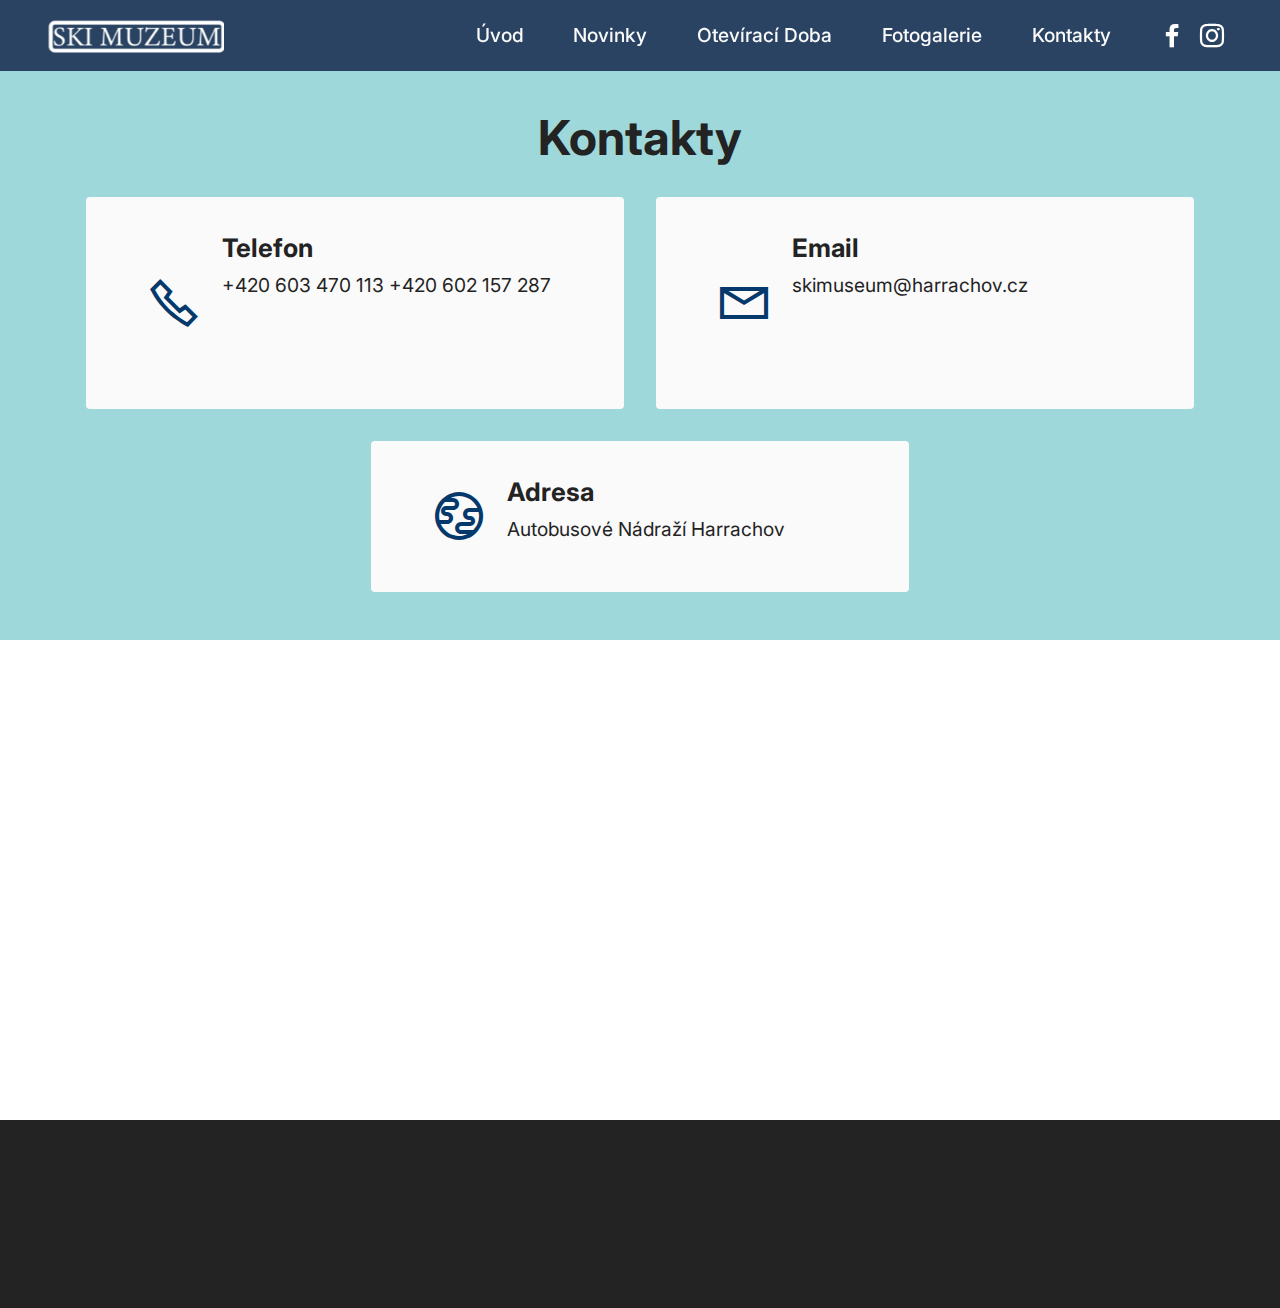
<file: page3.html>
<!DOCTYPE html>
<html  >
<head>
  
  <meta charset="UTF-8">
  <meta http-equiv="X-UA-Compatible" content="IE=edge">
  <meta name="generator" content="Mobirise v5.5.2, mobirise.com">
  <meta name="viewport" content="width=device-width, initial-scale=1, minimum-scale=1">
  <link rel="shortcut icon" href="assets/images/logo-text2-kopie22-441x96.png" type="image/x-icon">
  <meta name="description" content="">
  
  
  <title>Kontakty</title>
  <link rel="stylesheet" href="assets/web/assets/mobirise-icons2/mobirise2.css">
  <link rel="stylesheet" href="assets/bootstrap/css/bootstrap.min.css">
  <link rel="stylesheet" href="assets/bootstrap/css/bootstrap-grid.min.css">
  <link rel="stylesheet" href="assets/bootstrap/css/bootstrap-reboot.min.css">
  <link rel="stylesheet" href="assets/animatecss/animate.css">
  <link rel="stylesheet" href="assets/dropdown/css/style.css">
  <link rel="stylesheet" href="assets/socicon/css/styles.css">
  <link rel="stylesheet" href="assets/theme/css/style.css">
  <link rel="preload" href="https://fonts.googleapis.com/css?family=Inter:100,200,300,400,500,600,700,800,900&display=swap" as="style" onload="this.onload=null;this.rel='stylesheet'">
  <noscript><link rel="stylesheet" href="https://fonts.googleapis.com/css?family=Inter:100,200,300,400,500,600,700,800,900&display=swap"></noscript>
  <link rel="preload" as="style" href="assets/mobirise/css/mbr-additional.css"><link rel="stylesheet" href="assets/mobirise/css/mbr-additional.css" type="text/css">
  
  
  
  
</head>
<body>
  
  <section data-bs-version="5.1" class="menu menu3 cid-sFAA5oUu2Y" once="menu" id="menu3-k">
    
    <nav class="navbar navbar-dropdown navbar-fixed-top navbar-expand-lg">
        <div class="container-fluid">
            <div class="navbar-brand">
                <span class="navbar-logo">
                    <a href="index.html">
                        <img src="assets/images/logo-text2-kopie22-441x96.png" alt="" style="height: 3rem;">
                    </a>
                </span>
                
            </div>
            <button class="navbar-toggler" type="button" data-toggle="collapse" data-bs-toggle="collapse" data-target="#navbarSupportedContent" data-bs-target="#navbarSupportedContent" aria-controls="navbarNavAltMarkup" aria-expanded="false" aria-label="Toggle navigation">
                <div class="hamburger">
                    <span></span>
                    <span></span>
                    <span></span>
                    <span></span>
                </div>
            </button>
            <div class="collapse navbar-collapse" id="navbarSupportedContent">
                <ul class="navbar-nav nav-dropdown nav-right" data-app-modern-menu="true"><li class="nav-item"><a class="nav-link link text-white text-primary display-7" href="index.html">Úvod</a></li>
                    <li class="nav-item"><a class="nav-link link text-white text-primary display-7" href="page4.html">Novinky</a></li>
                    <li class="nav-item"><a class="nav-link link text-white text-primary display-7" href="page1.html">Otevírací Doba</a></li>
                    <li class="nav-item"><a class="nav-link link text-white text-primary display-7" href="page2.html">Fotogalerie</a>
                    </li><li class="nav-item"><a class="nav-link link text-white text-primary display-7" href="page3.html">Kontakty</a></li></ul>
                <div class="icons-menu">
                    <a class="iconfont-wrapper" href="https://www.facebook.com/SKI-Museum-Harrachov-1239939252754153/" target="_blank">
                        <span class="p-2 mbr-iconfont socicon-facebook socicon"></span>
                    </a>
                    <a class="iconfont-wrapper" href="https://www.instagram.com/skimuseumharrachov/" target="_blank">
                        <span class="p-2 mbr-iconfont socicon-instagram socicon"></span>
                    </a>
                    
                    
                </div>
                
            </div>
        </div>
    </nav>
</section>

<section data-bs-version="5.1" class="contacts2 cid-sQPr6aMYsN" id="contacts2-m">
    <!---->
    
    
    <div class="container">
        <div class="mbr-section-head">
            <h3 class="mbr-section-title mbr-fonts-style align-center mb-0 display-2">
                <strong>Kontakty</strong></h3>
            
        </div>
        <div class="row justify-content-center mt-4">
            <div class="card col-12 col-md-6">
                <div class="card-wrapper">
                    <div class="image-wrapper">
                        <span class="mbr-iconfont mobi-mbri-phone mobi-mbri"></span>
                    </div>
                    <div class="text-wrapper">
                        <h6 class="card-title mbr-fonts-style mb-1 display-5">
                            <strong>Telefon</strong></h6>
                        <p class="mbr-text mbr-fonts-style display-7">+420 603 470 113      +420 602 157 287&nbsp; &nbsp;</p><p>&nbsp; &nbsp;</p><p></p>
                    </div>
                </div>
            </div>
            <div class="card col-12 col-md-6">
                <div class="card-wrapper">
                    <div class="image-wrapper">
                        <span class="mbr-iconfont mobi-mbri-letter mobi-mbri"></span>
                    </div>
                    <div class="text-wrapper">
                        <h6 class="card-title mbr-fonts-style mb-1 display-5">
                            <strong>Email</strong>
                        </h6>
                        <p class="mbr-text mbr-fonts-style display-7">skimuseum@harrachov.cz</p>
                    </div>
                </div>
            </div>
            <div class="card col-12 col-md-6">
                <div class="card-wrapper">
                    <div class="image-wrapper">
                        <span class="mbr-iconfont mobi-mbri-globe mobi-mbri"></span>
                    </div>
                    <div class="text-wrapper">
                        <h6 class="card-title mbr-fonts-style mb-1 display-5">
                            <strong>Adresa</strong></h6>
                        <p class="mbr-text mbr-fonts-style display-7">
                            Autobusové Nádraží Harrachov</p>
                    </div>
                </div>
            </div>
            
        </div>
    </div>
</section>

<section data-bs-version="5.1" class="map2 cid-sQPr9PJEq3" id="map2-n">
    
    
    <div>
        
        <div class="google-map"><iframe frameborder="0" style="border:0" src="https://www.google.com/maps/embed?pb=!1m18!1m12!1m3!1d2523.317074227048!2d15.433295515742984!3d50.76969557952066!2m3!1f0!2f0!3f0!3m2!1i1024!2i768!4f13.1!3m3!1m2!1s0x470ecf7bce35b70d%3A0x8b22da7edbee46d2!2sSki%20muzeum!5e0!3m2!1scs!2scz!4v1638805625458!5m2!1scs!2scz" allowfullscreen=""></iframe></div>
    </div>
</section>

<section data-bs-version="5.1" class="footer2 cid-sQKJi7XFeL" once="footers" id="footer2-l">

    
    
    <div class="container">
        <div class="row mbr-white">
            <div class="col-12 col-md-4 col-lg-3">
                <h5 class="mbr-section-subtitle mbr-fonts-style mb-2 display-7">
                    <strong>Kontakty</strong></h5>
                <ul class="list mbr-fonts-style display-4">
                    <li class="mbr-text item-wrap">skimuseum@harrachov.cz</li>
                    <li class="mbr-text item-wrap">+420 603 470 113</li>
                    <li class="mbr-text item-wrap">+420 602 157 287</li>
                    <li class="mbr-text item-wrap"><br></li>
                </ul>
            </div>

            
        </div>
    </div>
</section><section style="background-color: #fff; font-family: -apple-system, BlinkMacSystemFont, 'Segoe UI', 'Roboto', 'Helvetica Neue', Arial, sans-serif; color:#aaa; font-size:12px; padding: 0; align-items: center; display: flex;"><a href="https://mobirise.site/p"></a></section><script src="assets/bootstrap/js/bootstrap.bundle.min.js"></script>  <script src="assets/smoothscroll/smooth-scroll.js"></script>  <script src="assets/ytplayer/index.js"></script>  <script src="assets/dropdown/js/navbar-dropdown.js"></script>  <script src="assets/theme/js/script.js"></script>  
  
  
  <input name="animation" type="hidden">
  </body>
</html>
</file>
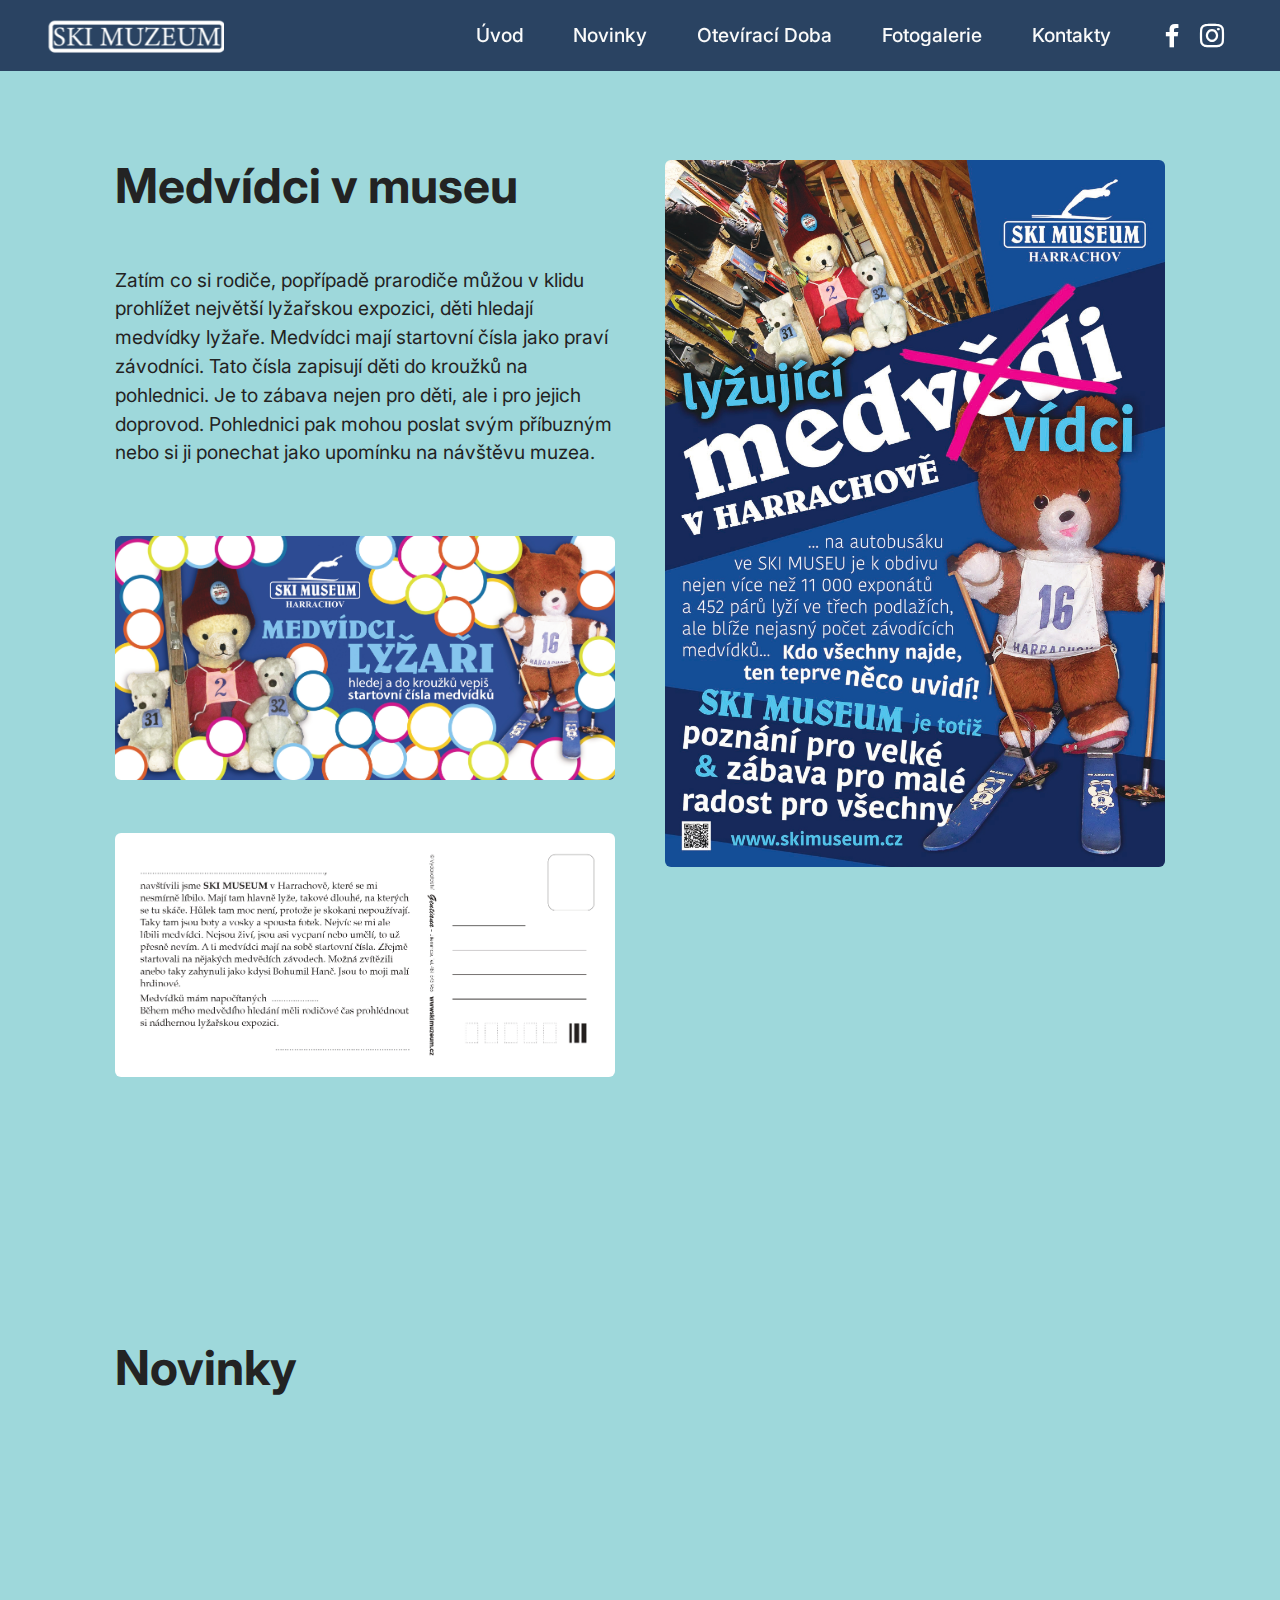
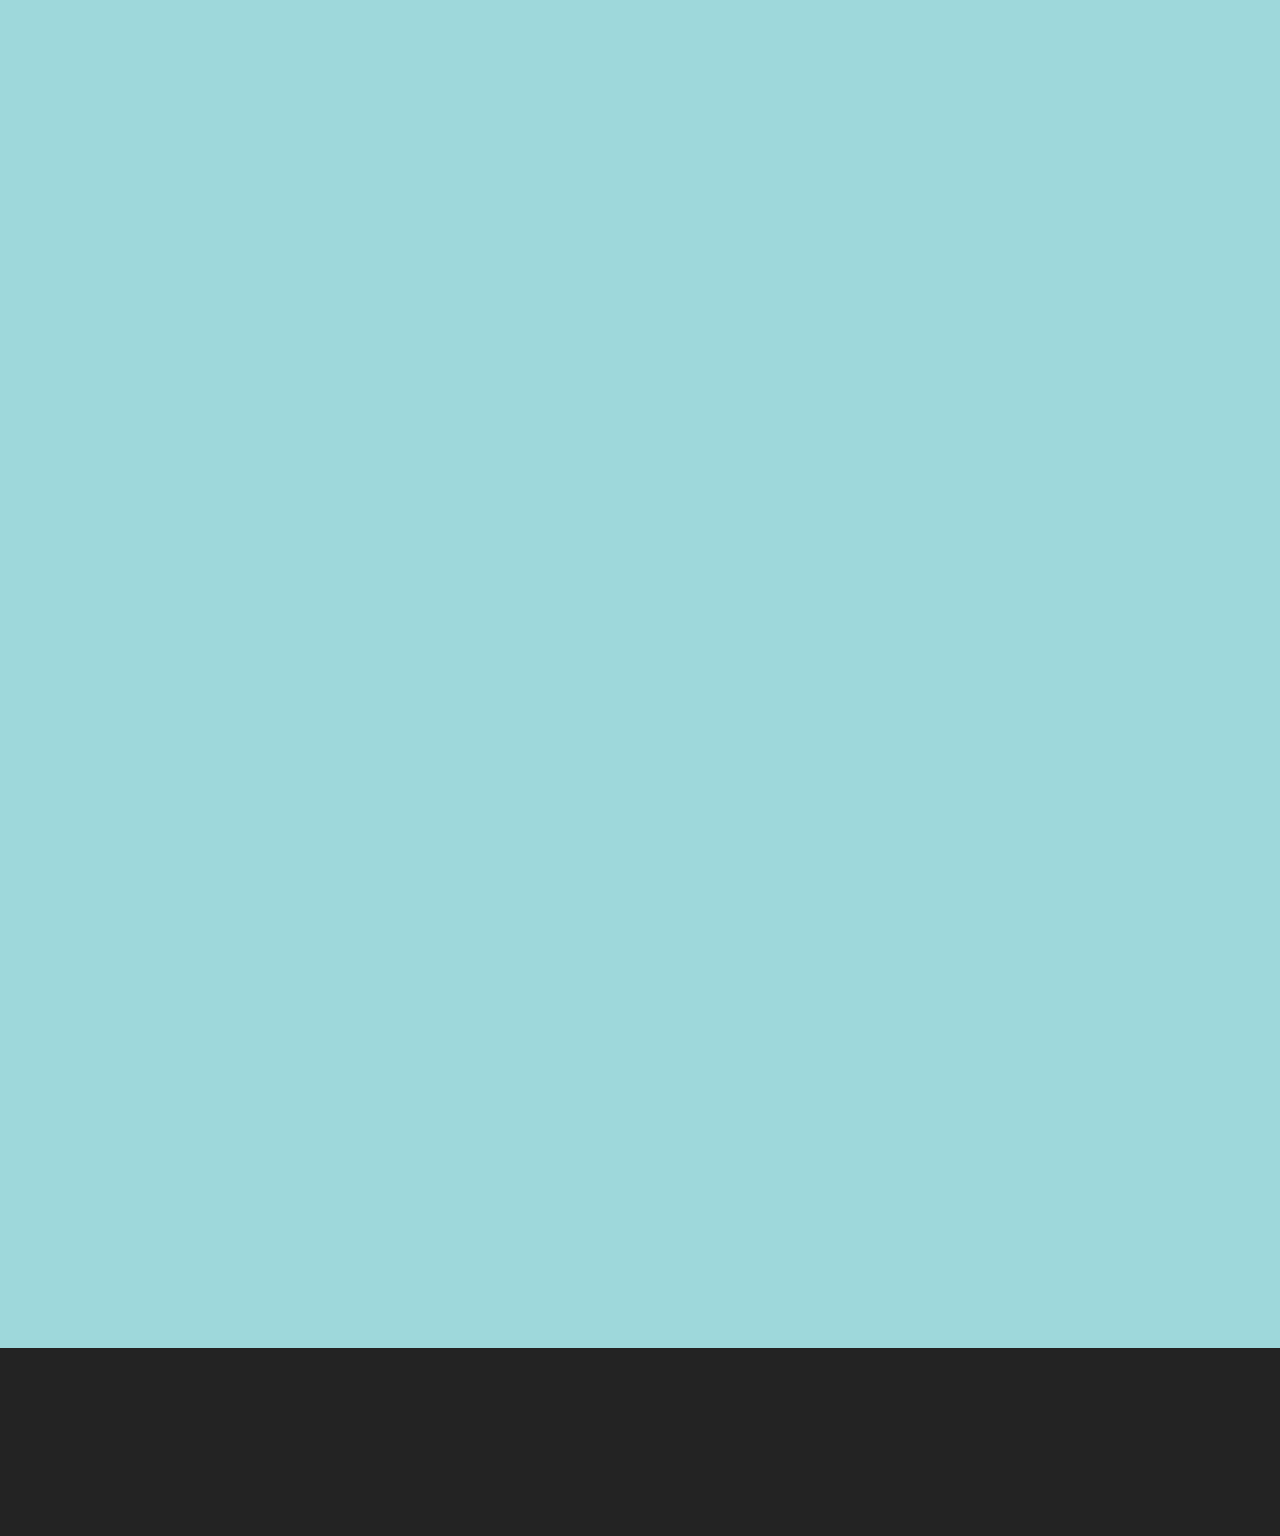
<file: page4.html>
<!DOCTYPE html>
<html  >
<head>
  
  <meta charset="UTF-8">
  <meta http-equiv="X-UA-Compatible" content="IE=edge">
  <meta name="generator" content="Mobirise v5.5.2, mobirise.com">
  <meta name="viewport" content="width=device-width, initial-scale=1, minimum-scale=1">
  <link rel="shortcut icon" href="assets/images/logo-text2-kopie22-441x96.png" type="image/x-icon">
  <meta name="description" content="">
  
  
  <title>Novinky</title>
  <link rel="stylesheet" href="assets/web/assets/mobirise-icons2/mobirise2.css">
  <link rel="stylesheet" href="assets/bootstrap/css/bootstrap.min.css">
  <link rel="stylesheet" href="assets/bootstrap/css/bootstrap-grid.min.css">
  <link rel="stylesheet" href="assets/bootstrap/css/bootstrap-reboot.min.css">
  <link rel="stylesheet" href="assets/animatecss/animate.css">
  <link rel="stylesheet" href="assets/dropdown/css/style.css">
  <link rel="stylesheet" href="assets/socicon/css/styles.css">
  <link rel="stylesheet" href="assets/theme/css/style.css">
  <link rel="preload" href="https://fonts.googleapis.com/css?family=Inter:100,200,300,400,500,600,700,800,900&display=swap" as="style" onload="this.onload=null;this.rel='stylesheet'">
  <noscript><link rel="stylesheet" href="https://fonts.googleapis.com/css?family=Inter:100,200,300,400,500,600,700,800,900&display=swap"></noscript>
  <link rel="preload" as="style" href="assets/mobirise/css/mbr-additional.css"><link rel="stylesheet" href="assets/mobirise/css/mbr-additional.css" type="text/css">
  
  
  
  
</head>
<body>
  
  <section data-bs-version="5.1" class="menu menu3 cid-sFAA5oUu2Y" once="menu" id="menu3-4">
    
    <nav class="navbar navbar-dropdown navbar-fixed-top navbar-expand-lg">
        <div class="container-fluid">
            <div class="navbar-brand">
                <span class="navbar-logo">
                    <a href="index.html">
                        <img src="assets/images/logo-text2-kopie22-441x96.png" alt="" style="height: 3rem;">
                    </a>
                </span>
                
            </div>
            <button class="navbar-toggler" type="button" data-toggle="collapse" data-bs-toggle="collapse" data-target="#navbarSupportedContent" data-bs-target="#navbarSupportedContent" aria-controls="navbarNavAltMarkup" aria-expanded="false" aria-label="Toggle navigation">
                <div class="hamburger">
                    <span></span>
                    <span></span>
                    <span></span>
                    <span></span>
                </div>
            </button>
            <div class="collapse navbar-collapse" id="navbarSupportedContent">
                <ul class="navbar-nav nav-dropdown nav-right" data-app-modern-menu="true"><li class="nav-item"><a class="nav-link link text-white text-primary display-7" href="index.html">Úvod</a></li>
                    <li class="nav-item"><a class="nav-link link text-white text-primary display-7" href="page4.html">Novinky</a></li>
                    <li class="nav-item"><a class="nav-link link text-white text-primary display-7" href="page1.html">Otevírací Doba</a></li>
                    <li class="nav-item"><a class="nav-link link text-white text-primary display-7" href="page2.html">Fotogalerie</a>
                    </li><li class="nav-item"><a class="nav-link link text-white text-primary display-7" href="page3.html">Kontakty</a></li></ul>
                <div class="icons-menu">
                    <a class="iconfont-wrapper" href="https://www.facebook.com/SKI-Museum-Harrachov-1239939252754153/" target="_blank">
                        <span class="p-2 mbr-iconfont socicon-facebook socicon"></span>
                    </a>
                    <a class="iconfont-wrapper" href="https://www.instagram.com/skimuseumharrachov/" target="_blank">
                        <span class="p-2 mbr-iconfont socicon-instagram socicon"></span>
                    </a>
                    
                    
                </div>
                
            </div>
        </div>
    </nav>
</section>

<section data-bs-version="5.1" class="features11 cid-sQKDC1YAeq" id="features12-6">

    <div class="container">
        
        <div class="brutov">
            <div class="mbr-section-title mbr-fonts-style mb-0 display-2 bbrut">
                <strong>Medvídci v museu</strong>
                <br><br>
                <p class="mbr-text mbr-fonts-style display-7 bbbrut">Zatím co si rodiče, popřípadě prarodiče můžou v klidu prohlížet největší lyžařskou expozici, děti hledají medvídky lyžaře. Medvídci mají startovní čísla jako praví závodníci. Tato čísla zapisují děti do kroužků na pohlednici. Je to zábava nejen pro děti, ale i pro jejich doprovod. Pohlednici pak mohou poslat svým příbuzným nebo si ji ponechat jako upomínku na návštěvu muzea.  </p>
                <br>
                <img class="MEGABRUT" src="assets/images/medvedi1.jpg"></img>
                <br>
                <img class="MEGABRUT" src="assets/images/medvedi2.jpg"></img>
            </div>
            <div class="megabrut2">
            <img class="MEGABRUT" src="assets/images/medvedi.jpg"></iframe>
            </div>
            </div>

    </div>
</section>




<section data-bs-version="5.1" class="features11 cid-sQKDC1YAeq" id="features12-6">

    
    
    <div class="container">
        
        <div class="brutov">
            <div class="mbr-section-title mbr-fonts-style mb-0 display-2 bbrut">
                <strong>Novinky</strong>
                <br><br>
                <p class="mbr-text mbr-fonts-style display-7 bbbrut"><strong>5 let Skimusea v Harrachově.</strong> <br><br>
                    V pátek 2.září to bude již 5 let, co bylo otevřeno Skimuseum na autobusovém  nádraží v Harrachově. K tomuto výročí chystáme malou vzpomínku. V pátek bude museum otevřeno od 13 hodin. <br><br>Vstupné dobrovolné. Každý host obdrží pivo zdarma a k tomu tradiční krkonošský chleba se sádlem. <br><br>Přijďte pobejt a prohlédnout si nové vystavené exponáty a pohovořit s přáteli. Všichni jsou srdečně zváni.</p>
            </div>
            <div class="megabrut2">
            <iframe class="MEGABRUT" src="https://www.facebook.com/plugins/page.php?href=https://www.facebook.com/SKI-Museum-Harrachov-1239939252754153%2Ffacebook&tabs=timeline&width=500&height=500&small_header=false&adapt_container_width=false&hide_cover=false&show_facepile=true&appId" width="500" height="500" style="border:none;overflow:hidden" scrolling="no" frameborder="0" allowfullscreen="true" allow="autoplay; clipboard-write; encrypted-media; picture-in-picture; web-share"></iframe>
            </div>
            </div>

    </div>
</section>
<div class="velkej">
<div class="kolok">
    <iframe src="https://www.instagram.com/p/CiCNS-HKaI-/embed" width="900" height="900" frameborder="0" scrolling="no" allowtransparency="true"></iframe>
</div>
</div>

<section data-bs-version="5.1" class="footer2 cid-sQKJi7XFeL" once="footers" id="footer2-b">

    
    
    <div class="container">
        <div class="row mbr-white">
            <div class="col-12 col-md-4 col-lg-3">
                <h5 class="mbr-section-subtitle mbr-fonts-style mb-2 display-7">
                    <strong>Kontakty</strong></h5>
                <ul class="list mbr-fonts-style display-4">
                    <li class="mbr-text item-wrap">skimuseum@harrachov.cz</li>
                    <li class="mbr-text item-wrap">+420 603 470 113</li>
                    <li class="mbr-text item-wrap">+420 602 157 287</li>
                    <li class="mbr-text item-wrap"><br></li>
                </ul>
            </div>

            
        </div>
    </div>
</section><section style="background-color: #fff; font-family: -apple-system, BlinkMacSystemFont, 'Segoe UI', 'Roboto', 'Helvetica Neue', Arial, sans-serif; color:#aaa; font-size:12px; padding: 0; align-items: center; display: flex;"><a href="https://mobirise.site/v"></a></section><script src="assets/bootstrap/js/bootstrap.bundle.min.js"></script>  <script src="assets/smoothscroll/smooth-scroll.js"></script>  <script src="assets/ytplayer/index.js"></script>  <script src="assets/dropdown/js/navbar-dropdown.js"></script>  <script src="assets/theme/js/script.js"></script>  
  
  
  <input name="animation" type="hidden">
  </body>
</html>
</file>
<file: assets/parallax/jarallax.css>
.jarallax {
    position: relative;
    z-index: 0;
}
.jarallax > .jarallax-img {
    position: absolute;
    object-fit: cover;
    /* support for plugin https://github.com/bfred-it/object-fit-images */
    font-family: 'object-fit: cover;';
    top: 0;
    left: 0;
    width: 100%;
    height: 100%;
    z-index: -1;
}
</file>
<file: assets/dropdown/css/style.css>
.navbar-dropdown {
  left: 0;
  padding: 0;
  position: absolute;
  right: 0;
  top: 0;
  transition: all 0.45s ease;
  z-index: 1030;
  background: #282828; }
  .navbar-dropdown .navbar-logo {
    margin-right: 0.8rem;
    transition: margin 0.3s ease-in-out;
    vertical-align: middle; }
    .navbar-dropdown .navbar-logo img {
      height: 3.125rem;
      transition: all 0.3s ease-in-out; }
    .navbar-dropdown .navbar-logo.mbr-iconfont {
      font-size: 3.125rem;
      line-height: 3.125rem; }
  .navbar-dropdown .navbar-caption {
    font-weight: 700;
    white-space: normal;
    vertical-align: -4px;
    line-height: 3.125rem !important; }
    .navbar-dropdown .navbar-caption, .navbar-dropdown .navbar-caption:hover {
      color: inherit;
      text-decoration: none; }
  .navbar-dropdown .mbr-iconfont + .navbar-caption {
    vertical-align: -1px; }
  .navbar-dropdown.navbar-fixed-top {
    position: fixed; }
  .navbar-dropdown .navbar-brand span {
    vertical-align: -4px; }
  .navbar-dropdown.bg-color.transparent {
    background: none; }
  .navbar-dropdown.navbar-short .navbar-brand {
    padding: 0.625rem 0; }
    .navbar-dropdown.navbar-short .navbar-brand span {
      vertical-align: -1px; }
  .navbar-dropdown.navbar-short .navbar-caption {
    line-height: 2.375rem !important;
    vertical-align: -2px; }
  .navbar-dropdown.navbar-short .navbar-logo {
    margin-right: 0.5rem; }
    .navbar-dropdown.navbar-short .navbar-logo img {
      height: 2.375rem; }
    .navbar-dropdown.navbar-short .navbar-logo.mbr-iconfont {
      font-size: 2.375rem;
      line-height: 2.375rem; }
  .navbar-dropdown.navbar-short .mbr-table-cell {
    height: 3.625rem; }
  .navbar-dropdown .navbar-close {
    left: 0.6875rem;
    position: fixed;
    top: 0.75rem;
    z-index: 1000; }
  .navbar-dropdown .hamburger-icon {
    content: "";
    display: inline-block;
    vertical-align: middle;
    width: 16px;
    -webkit-box-shadow: 0 -6px 0 1px #282828,0 0 0 1px #282828,0 6px 0 1px #282828;
    -moz-box-shadow: 0 -6px 0 1px #282828,0 0 0 1px #282828,0 6px 0 1px #282828;
    box-shadow: 0 -6px 0 1px #282828,0 0 0 1px #282828,0 6px 0 1px #282828; }

.dropdown-menu .dropdown-toggle[data-toggle="dropdown-submenu"]::after {
  border-bottom: 0.35em solid transparent;
  border-left: 0.35em solid;
  border-right: 0;
  border-top: 0.35em solid transparent;
  margin-left: 0.3rem; }

.dropdown-menu .dropdown-item:focus {
  outline: 0; }

.nav-dropdown {
  font-size: 0.75rem;
  font-weight: 500;
  height: auto !important; }
  .nav-dropdown .nav-btn {
    padding-left: 1rem; }
  .nav-dropdown .link {
    margin: .667em 1.667em;
    font-weight: 500;
    padding: 0;
    transition: color .2s ease-in-out; }
    .nav-dropdown .link.dropdown-toggle {
      margin-right: 2.583em; }
      .nav-dropdown .link.dropdown-toggle::after {
        margin-left: .25rem;
        border-top: 0.35em solid;
        border-right: 0.35em solid transparent;
        border-left: 0.35em solid transparent;
        border-bottom: 0; }
      .nav-dropdown .link.dropdown-toggle[aria-expanded="true"] {
        margin: 0;
        padding: 0.667em 3.263em  0.667em 1.667em; }
  .nav-dropdown .link::after,
  .nav-dropdown .dropdown-item::after {
    color: inherit; }
  .nav-dropdown .btn {
    font-size: 0.75rem;
    font-weight: 700;
    letter-spacing: 0;
    margin-bottom: 0;
    padding-left: 1.25rem;
    padding-right: 1.25rem; }
  .nav-dropdown .dropdown-menu {
    border-radius: 0;
    border: 0;
    left: 0;
    margin: 0;
    padding-bottom: 1.25rem;
    padding-top: 1.25rem;
    position: relative; }
  .nav-dropdown .dropdown-submenu {
    margin-left: 0.125rem;
    top: 0; }
  .nav-dropdown .dropdown-item {
    font-weight: 500;
    line-height: 2;
    padding: 0.3846em 4.615em 0.3846em 1.5385em;
    position: relative;
    transition: color .2s ease-in-out, background-color .2s ease-in-out; }
    .nav-dropdown .dropdown-item::after {
      margin-top: -0.3077em;
      position: absolute;
      right: 1.1538em;
      top: 50%; }
    .nav-dropdown .dropdown-item:focus, .nav-dropdown .dropdown-item:hover {
      background: none; }

@media (max-width: 767px) {
  .nav-dropdown.navbar-toggleable-sm {
    bottom: 0;
    display: none;
    left: 0;
    overflow-x: hidden;
    position: fixed;
    top: 0;
    transform: translateX(-100%);
    -ms-transform: translateX(-100%);
    -webkit-transform: translateX(-100%);
    width: 18.75rem;
    z-index: 999; } }
.nav-dropdown.navbar-toggleable-xl {
  bottom: 0;
  display: none;
  left: 0;
  overflow-x: hidden;
  position: fixed;
  top: 0;
  transform: translateX(-100%);
  -ms-transform: translateX(-100%);
  -webkit-transform: translateX(-100%);
  width: 18.75rem;
  z-index: 999; }

.nav-dropdown-sm {
  display: block !important;
  overflow-x: hidden;
  overflow: auto;
  padding-top: 3.875rem; }
  .nav-dropdown-sm::after {
    content: "";
    display: block;
    height: 3rem;
    width: 100%; }
  .nav-dropdown-sm.collapse.in ~ .navbar-close {
    display: block !important; }
  .nav-dropdown-sm.collapsing, .nav-dropdown-sm.collapse.in {
    transform: translateX(0);
    -ms-transform: translateX(0);
    -webkit-transform: translateX(0);
    transition: all 0.25s ease-out;
    -webkit-transition: all 0.25s ease-out;
    background: #282828; }
  .nav-dropdown-sm.collapsing[aria-expanded="false"] {
    transform: translateX(-100%);
    -ms-transform: translateX(-100%);
    -webkit-transform: translateX(-100%); }
  .nav-dropdown-sm .nav-item {
    display: block;
    margin-left: 0 !important;
    padding-left: 0; }
  .nav-dropdown-sm .link,
  .nav-dropdown-sm .dropdown-item {
    border-top: 1px dotted rgba(255, 255, 255, 0.1);
    font-size: 0.8125rem;
    line-height: 1.6;
    margin: 0 !important;
    padding: 0.875rem 2.4rem 0.875rem 1.5625rem !important;
    position: relative;
    white-space: normal; }
    .nav-dropdown-sm .link:focus, .nav-dropdown-sm .link:hover,
    .nav-dropdown-sm .dropdown-item:focus,
    .nav-dropdown-sm .dropdown-item:hover {
      background: rgba(0, 0, 0, 0.2) !important;
      color: #c0a375; }
  .nav-dropdown-sm .nav-btn {
    position: relative;
    padding: 1.5625rem 1.5625rem 0 1.5625rem; }
    .nav-dropdown-sm .nav-btn::before {
      border-top: 1px dotted rgba(255, 255, 255, 0.1);
      content: "";
      left: 0;
      position: absolute;
      top: 0;
      width: 100%; }
    .nav-dropdown-sm .nav-btn + .nav-btn {
      padding-top: 0.625rem; }
      .nav-dropdown-sm .nav-btn + .nav-btn::before {
        display: none; }
  .nav-dropdown-sm .btn {
    padding: 0.625rem 0; }
  .nav-dropdown-sm .dropdown-toggle[data-toggle="dropdown-submenu"]::after {
    margin-left: .25rem;
    border-top: 0.35em solid;
    border-right: 0.35em solid transparent;
    border-left: 0.35em solid transparent;
    border-bottom: 0; }
  .nav-dropdown-sm .dropdown-toggle[data-toggle="dropdown-submenu"][aria-expanded="true"]::after {
    border-top: 0;
    border-right: 0.35em solid transparent;
    border-left: 0.35em solid transparent;
    border-bottom: 0.35em solid; }
  .nav-dropdown-sm .dropdown-menu {
    margin: 0;
    padding: 0;
    position: relative;
    top: 0;
    left: 0;
    width: 100%;
    border: 0;
    float: none;
    border-radius: 0;
    background: none; }
  .nav-dropdown-sm .dropdown-submenu {
    left: 100%;
    margin-left: 0.125rem;
    margin-top: -1.25rem;
    top: 0; }

.navbar-toggleable-sm .nav-dropdown .dropdown-menu {
  position: absolute; }

.navbar-toggleable-sm .nav-dropdown .dropdown-submenu {
  left: 100%;
  margin-left: 0.125rem;
  margin-top: -1.25rem;
  top: 0; }

.navbar-toggleable-sm.opened .nav-dropdown .dropdown-menu {
  position: relative; }

.navbar-toggleable-sm.opened .nav-dropdown .dropdown-submenu {
  left: 0;
  margin-left: 00rem;
  margin-top: 0rem;
  top: 0; }

.is-builder .nav-dropdown.collapsing {
  transition: none !important; }
</file>
<file: assets/socicon/css/styles.css>
@charset "UTF-8";

@font-face {
  font-family: 'Socicon';
  src:  url('../fonts/socicon.eot');
  src:  url('../fonts/socicon.eot?#iefix') format('embedded-opentype'),
    url('../fonts/socicon.woff2') format('woff2'),
    url('../fonts/socicon.ttf') format('truetype'),
    url('../fonts/socicon.woff') format('woff'),
    url('../fonts/socicon.svg#socicon') format('svg');
  font-weight: normal;
  font-style: normal;
  font-display: swap;
}

[data-icon]:before {
  font-family: "socicon" !important;
  content: attr(data-icon);
  font-style: normal !important;
  font-weight: normal !important;
  font-variant: normal !important;
  text-transform: none !important;
  speak: none;
  line-height: 1;
  -webkit-font-smoothing: antialiased;
  -moz-osx-font-smoothing: grayscale;
}

[class^="socicon-"], [class*=" socicon-"] {
  /* use !important to prevent issues with browser extensions that change fonts */
  font-family: 'Socicon' !important;
  speak: none;
  font-style: normal;
  font-weight: normal;
  font-variant: normal;
  text-transform: none;
  line-height: 1;

  /* Better Font Rendering =========== */
  -webkit-font-smoothing: antialiased;
  -moz-osx-font-smoothing: grayscale;
}

.socicon-eitaa:before {
  content: "\e97c";
}
.socicon-soroush:before {
  content: "\e97d";
}
.socicon-bale:before {
  content: "\e97e";
}
.socicon-zazzle:before {
  content: "\e97b";
}
.socicon-society6:before {
  content: "\e97a";
}
.socicon-redbubble:before {
  content: "\e979";
}
.socicon-avvo:before {
  content: "\e978";
}
.socicon-stitcher:before {
  content: "\e977";
}
.socicon-googlehangouts:before {
  content: "\e974";
}
.socicon-dlive:before {
  content: "\e975";
}
.socicon-vsco:before {
  content: "\e976";
}
.socicon-flipboard:before {
  content: "\e973";
}
.socicon-ubuntu:before {
  content: "\e958";
}
.socicon-artstation:before {
  content: "\e959";
}
.socicon-invision:before {
  content: "\e95a";
}
.socicon-torial:before {
  content: "\e95b";
}
.socicon-collectorz:before {
  content: "\e95c";
}
.socicon-seenthis:before {
  content: "\e95d";
}
.socicon-googleplaymusic:before {
  content: "\e95e";
}
.socicon-debian:before {
  content: "\e95f";
}
.socicon-filmfreeway:before {
  content: "\e960";
}
.socicon-gnome:before {
  content: "\e961";
}
.socicon-itchio:before {
  content: "\e962";
}
.socicon-jamendo:before {
  content: "\e963";
}
.socicon-mix:before {
  content: "\e964";
}
.socicon-sharepoint:before {
  content: "\e965";
}
.socicon-tinder:before {
  content: "\e966";
}
.socicon-windguru:before {
  content: "\e967";
}
.socicon-cdbaby:before {
  content: "\e968";
}
.socicon-elementaryos:before {
  content: "\e969";
}
.socicon-stage32:before {
  content: "\e96a";
}
.socicon-tiktok:before {
  content: "\e96b";
}
.socicon-gitter:before {
  content: "\e96c";
}
.socicon-letterboxd:before {
  content: "\e96d";
}
.socicon-threema:before {
  content: "\e96e";
}
.socicon-splice:before {
  content: "\e96f";
}
.socicon-metapop:before {
  content: "\e970";
}
.socicon-naver:before {
  content: "\e971";
}
.socicon-remote:before {
  content: "\e972";
}
.socicon-internet:before {
  content: "\e957";
}
.socicon-moddb:before {
  content: "\e94b";
}
.socicon-indiedb:before {
  content: "\e94c";
}
.socicon-traxsource:before {
  content: "\e94d";
}
.socicon-gamefor:before {
  content: "\e94e";
}
.socicon-pixiv:before {
  content: "\e94f";
}
.socicon-myanimelist:before {
  content: "\e950";
}
.socicon-blackberry:before {
  content: "\e951";
}
.socicon-wickr:before {
  content: "\e952";
}
.socicon-spip:before {
  content: "\e953";
}
.socicon-napster:before {
  content: "\e954";
}
.socicon-beatport:before {
  content: "\e955";
}
.socicon-hackerone:before {
  content: "\e956";
}
.socicon-hackernews:before {
  content: "\e946";
}
.socicon-smashwords:before {
  content: "\e947";
}
.socicon-kobo:before {
  content: "\e948";
}
.socicon-bookbub:before {
  content: "\e949";
}
.socicon-mailru:before {
  content: "\e94a";
}
.socicon-gitlab:before {
  content: "\e945";
}
.socicon-instructables:before {
  content: "\e944";
}
.socicon-portfolio:before {
  content: "\e943";
}
.socicon-codered:before {
  content: "\e940";
}
.socicon-origin:before {
  content: "\e941";
}
.socicon-nextdoor:before {
  content: "\e942";
}
.socicon-udemy:before {
  content: "\e93f";
}
.socicon-livemaster:before {
  content: "\e93e";
}
.socicon-crunchbase:before {
  content: "\e93b";
}
.socicon-homefy:before {
  content: "\e93c";
}
.socicon-calendly:before {
  content: "\e93d";
}
.socicon-realtor:before {
  content: "\e90f";
}
.socicon-tidal:before {
  content: "\e910";
}
.socicon-qobuz:before {
  content: "\e911";
}
.socicon-natgeo:before {
  content: "\e912";
}
.socicon-mastodon:before {
  content: "\e913";
}
.socicon-unsplash:before {
  content: "\e914";
}
.socicon-homeadvisor:before {
  content: "\e915";
}
.socicon-angieslist:before {
  content: "\e916";
}
.socicon-codepen:before {
  content: "\e917";
}
.socicon-slack:before {
  content: "\e918";
}
.socicon-openaigym:before {
  content: "\e919";
}
.socicon-logmein:before {
  content: "\e91a";
}
.socicon-fiverr:before {
  content: "\e91b";
}
.socicon-gotomeeting:before {
  content: "\e91c";
}
.socicon-aliexpress:before {
  content: "\e91d";
}
.socicon-guru:before {
  content: "\e91e";
}
.socicon-appstore:before {
  content: "\e91f";
}
.socicon-homes:before {
  content: "\e920";
}
.socicon-zoom:before {
  content: "\e921";
}
.socicon-alibaba:before {
  content: "\e922";
}
.socicon-craigslist:before {
  content: "\e923";
}
.socicon-wix:before {
  content: "\e924";
}
.socicon-redfin:before {
  content: "\e925";
}
.socicon-googlecalendar:before {
  content: "\e926";
}
.socicon-shopify:before {
  content: "\e927";
}
.socicon-freelancer:before {
  content: "\e928";
}
.socicon-seedrs:before {
  content: "\e929";
}
.socicon-bing:before {
  content: "\e92a";
}
.socicon-doodle:before {
  content: "\e92b";
}
.socicon-bonanza:before {
  content: "\e92c";
}
.socicon-squarespace:before {
  content: "\e92d";
}
.socicon-toptal:before {
  content: "\e92e";
}
.socicon-gust:before {
  content: "\e92f";
}
.socicon-ask:before {
  content: "\e930";
}
.socicon-trulia:before {
  content: "\e931";
}
.socicon-loomly:before {
  content: "\e932";
}
.socicon-ghost:before {
  content: "\e933";
}
.socicon-upwork:before {
  content: "\e934";
}
.socicon-fundable:before {
  content: "\e935";
}
.socicon-booking:before {
  content: "\e936";
}
.socicon-googlemaps:before {
  content: "\e937";
}
.socicon-zillow:before {
  content: "\e938";
}
.socicon-niconico:before {
  content: "\e939";
}
.socicon-toneden:before {
  content: "\e93a";
}
.socicon-augment:before {
  content: "\e908";
}
.socicon-bitbucket:before {
  content: "\e909";
}
.socicon-fyuse:before {
  content: "\e90a";
}
.socicon-yt-gaming:before {
  content: "\e90b";
}
.socicon-sketchfab:before {
  content: "\e90c";
}
.socicon-mobcrush:before {
  content: "\e90d";
}
.socicon-microsoft:before {
  content: "\e90e";
}
.socicon-pandora:before {
  content: "\e907";
}
.socicon-messenger:before {
  content: "\e906";
}
.socicon-gamewisp:before {
  content: "\e905";
}
.socicon-bloglovin:before {
  content: "\e904";
}
.socicon-tunein:before {
  content: "\e903";
}
.socicon-gamejolt:before {
  content: "\e901";
}
.socicon-trello:before {
  content: "\e902";
}
.socicon-spreadshirt:before {
  content: "\e900";
}
.socicon-500px:before {
  content: "\e000";
}
.socicon-8tracks:before {
  content: "\e001";
}
.socicon-airbnb:before {
  content: "\e002";
}
.socicon-alliance:before {
  content: "\e003";
}
.socicon-amazon:before {
  content: "\e004";
}
.socicon-amplement:before {
  content: "\e005";
}
.socicon-android:before {
  content: "\e006";
}
.socicon-angellist:before {
  content: "\e007";
}
.socicon-apple:before {
  content: "\e008";
}
.socicon-appnet:before {
  content: "\e009";
}
.socicon-baidu:before {
  content: "\e00a";
}
.socicon-bandcamp:before {
  content: "\e00b";
}
.socicon-battlenet:before {
  content: "\e00c";
}
.socicon-mixer:before {
  content: "\e00d";
}
.socicon-bebee:before {
  content: "\e00e";
}
.socicon-bebo:before {
  content: "\e00f";
}
.socicon-behance:before {
  content: "\e010";
}
.socicon-blizzard:before {
  content: "\e011";
}
.socicon-blogger:before {
  content: "\e012";
}
.socicon-buffer:before {
  content: "\e013";
}
.socicon-chrome:before {
  content: "\e014";
}
.socicon-coderwall:before {
  content: "\e015";
}
.socicon-curse:before {
  content: "\e016";
}
.socicon-dailymotion:before {
  content: "\e017";
}
.socicon-deezer:before {
  content: "\e018";
}
.socicon-delicious:before {
  content: "\e019";
}
.socicon-deviantart:before {
  content: "\e01a";
}
.socicon-diablo:before {
  content: "\e01b";
}
.socicon-digg:before {
  content: "\e01c";
}
.socicon-discord:before {
  content: "\e01d";
}
.socicon-disqus:before {
  content: "\e01e";
}
.socicon-douban:before {
  content: "\e01f";
}
.socicon-draugiem:before {
  content: "\e020";
}
.socicon-dribbble:before {
  content: "\e021";
}
.socicon-drupal:before {
  content: "\e022";
}
.socicon-ebay:before {
  content: "\e023";
}
.socicon-ello:before {
  content: "\e024";
}
.socicon-endomodo:before {
  content: "\e025";
}
.socicon-envato:before {
  content: "\e026";
}
.socicon-etsy:before {
  content: "\e027";
}
.socicon-facebook:before {
  content: "\e028";
}
.socicon-feedburner:before {
  content: "\e029";
}
.socicon-filmweb:before {
  content: "\e02a";
}
.socicon-firefox:before {
  content: "\e02b";
}
.socicon-flattr:before {
  content: "\e02c";
}
.socicon-flickr:before {
  content: "\e02d";
}
.socicon-formulr:before {
  content: "\e02e";
}
.socicon-forrst:before {
  content: "\e02f";
}
.socicon-foursquare:before {
  content: "\e030";
}
.socicon-friendfeed:before {
  content: "\e031";
}
.socicon-github:before {
  content: "\e032";
}
.socicon-goodreads:before {
  content: "\e033";
}
.socicon-google:before {
  content: "\e034";
}
.socicon-googlescholar:before {
  content: "\e035";
}
.socicon-googlegroups:before {
  content: "\e036";
}
.socicon-googlephotos:before {
  content: "\e037";
}
.socicon-googleplus:before {
  content: "\e038";
}
.socicon-grooveshark:before {
  content: "\e039";
}
.socicon-hackerrank:before {
  content: "\e03a";
}
.socicon-hearthstone:before {
  content: "\e03b";
}
.socicon-hellocoton:before {
  content: "\e03c";
}
.socicon-heroes:before {
  content: "\e03d";
}
.socicon-smashcast:before {
  content: "\e03e";
}
.socicon-horde:before {
  content: "\e03f";
}
.socicon-houzz:before {
  content: "\e040";
}
.socicon-icq:before {
  content: "\e041";
}
.socicon-identica:before {
  content: "\e042";
}
.socicon-imdb:before {
  content: "\e043";
}
.socicon-instagram:before {
  content: "\e044";
}
.socicon-issuu:before {
  content: "\e045";
}
.socicon-istock:before {
  content: "\e046";
}
.socicon-itunes:before {
  content: "\e047";
}
.socicon-keybase:before {
  content: "\e048";
}
.socicon-lanyrd:before {
  content: "\e049";
}
.socicon-lastfm:before {
  content: "\e04a";
}
.socicon-line:before {
  content: "\e04b";
}
.socicon-linkedin:before {
  content: "\e04c";
}
.socicon-livejournal:before {
  content: "\e04d";
}
.socicon-lyft:before {
  content: "\e04e";
}
.socicon-macos:before {
  content: "\e04f";
}
.socicon-mail:before {
  content: "\e050";
}
.socicon-medium:before {
  content: "\e051";
}
.socicon-meetup:before {
  content: "\e052";
}
.socicon-mixcloud:before {
  content: "\e053";
}
.socicon-modelmayhem:before {
  content: "\e054";
}
.socicon-mumble:before {
  content: "\e055";
}
.socicon-myspace:before {
  content: "\e056";
}
.socicon-newsvine:before {
  content: "\e057";
}
.socicon-nintendo:before {
  content: "\e058";
}
.socicon-npm:before {
  content: "\e059";
}
.socicon-odnoklassniki:before {
  content: "\e05a";
}
.socicon-openid:before {
  content: "\e05b";
}
.socicon-opera:before {
  content: "\e05c";
}
.socicon-outlook:before {
  content: "\e05d";
}
.socicon-overwatch:before {
  content: "\e05e";
}
.socicon-patreon:before {
  content: "\e05f";
}
.socicon-paypal:before {
  content: "\e060";
}
.socicon-periscope:before {
  content: "\e061";
}
.socicon-persona:before {
  content: "\e062";
}
.socicon-pinterest:before {
  content: "\e063";
}
.socicon-play:before {
  content: "\e064";
}
.socicon-player:before {
  content: "\e065";
}
.socicon-playstation:before {
  content: "\e066";
}
.socicon-pocket:before {
  content: "\e067";
}
.socicon-qq:before {
  content: "\e068";
}
.socicon-quora:before {
  content: "\e069";
}
.socicon-raidcall:before {
  content: "\e06a";
}
.socicon-ravelry:before {
  content: "\e06b";
}
.socicon-reddit:before {
  content: "\e06c";
}
.socicon-renren:before {
  content: "\e06d";
}
.socicon-researchgate:before {
  content: "\e06e";
}
.socicon-residentadvisor:before {
  content: "\e06f";
}
.socicon-reverbnation:before {
  content: "\e070";
}
.socicon-rss:before {
  content: "\e071";
}
.socicon-sharethis:before {
  content: "\e072";
}
.socicon-skype:before {
  content: "\e073";
}
.socicon-slideshare:before {
  content: "\e074";
}
.socicon-smugmug:before {
  content: "\e075";
}
.socicon-snapchat:before {
  content: "\e076";
}
.socicon-songkick:before {
  content: "\e077";
}
.socicon-soundcloud:before {
  content: "\e078";
}
.socicon-spotify:before {
  content: "\e079";
}
.socicon-stackexchange:before {
  content: "\e07a";
}
.socicon-stackoverflow:before {
  content: "\e07b";
}
.socicon-starcraft:before {
  content: "\e07c";
}
.socicon-stayfriends:before {
  content: "\e07d";
}
.socicon-steam:before {
  content: "\e07e";
}
.socicon-storehouse:before {
  content: "\e07f";
}
.socicon-strava:before {
  content: "\e080";
}
.socicon-streamjar:before {
  content: "\e081";
}
.socicon-stumbleupon:before {
  content: "\e082";
}
.socicon-swarm:before {
  content: "\e083";
}
.socicon-teamspeak:before {
  content: "\e084";
}
.socicon-teamviewer:before {
  content: "\e085";
}
.socicon-technorati:before {
  content: "\e086";
}
.socicon-telegram:before {
  content: "\e087";
}
.socicon-tripadvisor:before {
  content: "\e088";
}
.socicon-tripit:before {
  content: "\e089";
}
.socicon-triplej:before {
  content: "\e08a";
}
.socicon-tumblr:before {
  content: "\e08b";
}
.socicon-twitch:before {
  content: "\e08c";
}
.socicon-twitter:before {
  content: "\e08d";
}
.socicon-uber:before {
  content: "\e08e";
}
.socicon-ventrilo:before {
  content: "\e08f";
}
.socicon-viadeo:before {
  content: "\e090";
}
.socicon-viber:before {
  content: "\e091";
}
.socicon-viewbug:before {
  content: "\e092";
}
.socicon-vimeo:before {
  content: "\e093";
}
.socicon-vine:before {
  content: "\e094";
}
.socicon-vkontakte:before {
  content: "\e095";
}
.socicon-warcraft:before {
  content: "\e096";
}
.socicon-wechat:before {
  content: "\e097";
}
.socicon-weibo:before {
  content: "\e098";
}
.socicon-whatsapp:before {
  content: "\e099";
}
.socicon-wikipedia:before {
  content: "\e09a";
}
.socicon-windows:before {
  content: "\e09b";
}
.socicon-wordpress:before {
  content: "\e09c";
}
.socicon-wykop:before {
  content: "\e09d";
}
.socicon-xbox:before {
  content: "\e09e";
}
.socicon-xing:before {
  content: "\e09f";
}
.socicon-yahoo:before {
  content: "\e0a0";
}
.socicon-yammer:before {
  content: "\e0a1";
}
.socicon-yandex:before {
  content: "\e0a2";
}
.socicon-yelp:before {
  content: "\e0a3";
}
.socicon-younow:before {
  content: "\e0a4";
}
.socicon-youtube:before {
  content: "\e0a5";
}
.socicon-zapier:before {
  content: "\e0a6";
}
.socicon-zerply:before {
  content: "\e0a7";
}
.socicon-zomato:before {
  content: "\e0a8";
}
.socicon-zynga:before {
  content: "\e0a9";
}
</file>
<file: assets/theme/css/style.css>
@charset "UTF-8";
.iconfont-wrapper{
	padding: 0 !important;
}
section {
  background-color: #ffffff;
}

body {
  font-style: normal;
  line-height: 1.5;
  font-weight: 400;
  color: #232323;
  position: relative;
}

button {
  background-color: transparent;
  border-color: transparent;
}

section,
.container,
.container-fluid {
  position: relative;
  word-wrap: break-word;
}

a.mbr-iconfont:hover {
  text-decoration: none;
}

.article .lead p,
.article .lead ul,
.article .lead ol,
.article .lead pre,
.article .lead blockquote {
  margin-bottom: 0;
}

a {
  font-style: normal;
  font-weight: 400;
  cursor: pointer;
}
a, a:hover {
  text-decoration: none;
}

.mbr-section-title {
  font-style: normal;
  line-height: 1.3;
}

.mbr-section-subtitle {
  line-height: 1.3;
}

.mbr-text {
  font-style: normal;
  line-height: 1.7;
}

h1,
h2,
h3,
h4,
h5,
h6,
.display-1,
.display-2,
.display-4,
.display-5,
.display-7,
span,
p,
a {
  line-height: 1;
  word-break: break-word;
  word-wrap: break-word;
  font-weight: 400;
}

b,
strong {
  font-weight: bold;
}

input:-webkit-autofill, input:-webkit-autofill:hover, input:-webkit-autofill:focus, input:-webkit-autofill:active {
  transition-delay: 9999s;
  -webkit-transition-property: background-color, color;
  transition-property: background-color, color;
}

textarea[type=hidden] {
  display: none;
}

section {
  background-position: 50% 50%;
  background-repeat: no-repeat;
  background-size: cover;
}
section .mbr-background-video,
section .mbr-background-video-preview {
  position: absolute;
  bottom: 0;
  left: 0;
  right: 0;
  top: 0;
}

.hidden {
  visibility: hidden;
}

.mbr-z-index20 {
  z-index: 20;
}

/*! Base colors */
.mbr-white {
  color: #ffffff;
}

.mbr-black {
  color: #111111;
}

.mbr-bg-white {
  background-color: #ffffff;
}

.mbr-bg-black {
  background-color: #000000;
}

/*! Text-aligns */
.align-left {
  text-align: left;
}

.align-center {
  text-align: center;
}

.align-right {
  text-align: right;
}

/*! Font-weight  */
.mbr-light {
  font-weight: 300;
}

.mbr-regular {
  font-weight: 400;
}

.mbr-semibold {
  font-weight: 500;
}

.mbr-bold {
  font-weight: 700;
}

/*! Media  */
.media-content {
  flex-basis: 100%;
}

.media-container-row {
  display: flex;
  flex-direction: row;
  flex-wrap: wrap;
  justify-content: center;
  align-content: center;
  align-items: start;
}
.media-container-row .media-size-item {
  width: 400px;
}

.media-container-column {
  display: flex;
  flex-direction: column;
  flex-wrap: wrap;
  justify-content: center;
  align-content: center;
  align-items: stretch;
}
.media-container-column > * {
  width: 100%;
}

@media (min-width: 992px) {
  .media-container-row {
    flex-wrap: nowrap;
  }
}
figure {
  margin-bottom: 0;
  overflow: hidden;
}

figure[mbr-media-size] {
  transition: width 0.1s;
}

img,
iframe {
  display: block;
  width: 100%;
}

.card {
  background-color: transparent;
  border: none;
}

.card-box {
  width: 100%;
}

.card-img {
  text-align: center;
  flex-shrink: 0;
  -webkit-flex-shrink: 0;
}

.media {
  max-width: 100%;
  margin: 0 auto;
}

.mbr-figure {
  align-self: center;
}

.media-container > div {
  max-width: 100%;
}

.mbr-figure img,
.card-img img {
  width: 100%;
}

@media (max-width: 991px) {
  .media-size-item {
    width: auto !important;
  }

  .media {
    width: auto;
  }

  .mbr-figure {
    width: 100% !important;
  }
}
/*! Buttons */
.mbr-section-btn {
  margin-left: -0.6rem;
  margin-right: -0.6rem;
  font-size: 0;
}

.btn {
  font-weight: 600;
  border-width: 1px;
  font-style: normal;
  margin: 0.6rem 0.6rem;
  white-space: normal;
  transition: all 0.2s ease-in-out;
  display: inline-flex;
  align-items: center;
  justify-content: center;
  word-break: break-word;
}

.btn-sm {
  font-weight: 600;
  letter-spacing: 0px;
  transition: all 0.3s ease-in-out;
}

.btn-md {
  font-weight: 600;
  letter-spacing: 0px;
  transition: all 0.3s ease-in-out;
}

.btn-lg {
  font-weight: 600;
  letter-spacing: 0px;
  transition: all 0.3s ease-in-out;
}

.btn-form {
  margin: 0;
}
.btn-form:hover {
  cursor: pointer;
}

nav .mbr-section-btn {
  margin-left: 0rem;
  margin-right: 0rem;
}

/*! Btn icon margin */
.btn .mbr-iconfont,
.btn.btn-sm .mbr-iconfont {
  order: 1;
  cursor: pointer;
  margin-left: 0.5rem;
  vertical-align: sub;
}

.btn.btn-md .mbr-iconfont,
.btn.btn-md .mbr-iconfont {
  margin-left: 0.8rem;
}

.mbr-regular {
  font-weight: 400;
}

.mbr-semibold {
  font-weight: 500;
}

.mbr-bold {
  font-weight: 700;
}

[type=submit] {
  -webkit-appearance: none;
}

/*! Full-screen */
.mbr-fullscreen .mbr-overlay {
  min-height: 100vh;
}

.mbr-fullscreen {
  display: flex;
  display: -moz-flex;
  display: -ms-flex;
  display: -o-flex;
  align-items: center;
  min-height: 100vh;
  padding-top: 3rem;
  padding-bottom: 3rem;
}

/*! Map */
.map {
  height: 25rem;
  position: relative;
}
.map iframe {
  width: 100%;
  height: 100%;
}

/*! Scroll to top arrow */
.mbr-arrow-up {
  bottom: 25px;
  right: 90px;
  position: fixed;
  text-align: right;
  z-index: 5000;
  color: #ffffff;
  font-size: 22px;
}

.mbr-arrow-up a {
  background: rgba(0, 0, 0, 0.2);
  border-radius: 50%;
  color: #fff;
  display: inline-block;
  height: 60px;
  width: 60px;
  border: 2px solid #fff;
  outline-style: none !important;
  position: relative;
  text-decoration: none;
  transition: all 0.3s ease-in-out;
  cursor: pointer;
  text-align: center;
}
.mbr-arrow-up a:hover {
  background-color: rgba(0, 0, 0, 0.4);
}
.mbr-arrow-up a i {
  line-height: 60px;
}

.mbr-arrow-up-icon {
  display: block;
  color: #fff;
}

.mbr-arrow-up-icon::before {
  content: "›";
  display: inline-block;
  font-family: serif;
  font-size: 22px;
  line-height: 1;
  font-style: normal;
  position: relative;
  top: 6px;
  left: -4px;
  transform: rotate(-90deg);
}

/*! Arrow Down */
.mbr-arrow {
  position: absolute;
  bottom: 45px;
  left: 50%;
  width: 60px;
  height: 60px;
  cursor: pointer;
  background-color: rgba(80, 80, 80, 0.5);
  border-radius: 50%;
  transform: translateX(-50%);
}
@media (max-width: 767px) {
  .mbr-arrow {
    display: none;
  }
}
.mbr-arrow > a {
  display: inline-block;
  text-decoration: none;
  outline-style: none;
  -webkit-animation: arrowdown 1.7s ease-in-out infinite;
          animation: arrowdown 1.7s ease-in-out infinite;
  color: #ffffff;
}
.mbr-arrow > a > i {
  position: absolute;
  top: -2px;
  left: 15px;
  font-size: 2rem;
}

#scrollToTop a i::before {
  content: "";
  position: absolute;
  display: block;
  border-bottom: 2.5px solid #fff;
  border-left: 2.5px solid #fff;
  width: 27.8%;
  height: 27.8%;
  left: 50%;
  top: 51%;
  transform: translateY(-30%) translateX(-50%) rotate(135deg);
}

@keyframes arrowdown {
  0% {
    transform: translateY(0px);
  }
  50% {
    transform: translateY(-5px);
  }
  100% {
    transform: translateY(0px);
  }
}
@-webkit-keyframes arrowdown {
  0% {
    transform: translateY(0px);
  }
  50% {
    transform: translateY(-5px);
  }
  100% {
    transform: translateY(0px);
  }
}
@media (max-width: 500px) {
  .mbr-arrow-up {
    left: 0;
    right: 0;
    text-align: center;
  }
}
/*Gradients animation*/
@keyframes gradient-animation {
  from {
    background-position: 0% 100%;
    -webkit-animation-timing-function: ease-in-out;
            animation-timing-function: ease-in-out;
  }
  to {
    background-position: 100% 0%;
    -webkit-animation-timing-function: ease-in-out;
            animation-timing-function: ease-in-out;
  }
}
@-webkit-keyframes gradient-animation {
  from {
    background-position: 0% 100%;
    -webkit-animation-timing-function: ease-in-out;
            animation-timing-function: ease-in-out;
  }
  to {
    background-position: 100% 0%;
    -webkit-animation-timing-function: ease-in-out;
            animation-timing-function: ease-in-out;
  }
}
.bg-gradient {
  background-size: 200% 200%;
  animation: gradient-animation 5s infinite alternate;
  -webkit-animation: gradient-animation 5s infinite alternate;
}

.menu .navbar-brand {
  display: -webkit-flex;
}
.menu .navbar-brand span {
  display: flex;
  display: -webkit-flex;
}
.menu .navbar-brand .navbar-caption-wrap {
  display: -webkit-flex;
}
.menu .navbar-brand .navbar-logo img {
  display: -webkit-flex;
  width: auto;
}
@media (min-width: 768px) and (max-width: 991px) {
  .menu .navbar-toggleable-sm .navbar-nav {
    display: -ms-flexbox;
  }
}
@media (max-width: 991px) {
  .menu .navbar-collapse {
    max-height: 93.5vh;
  }
  .menu .navbar-collapse.show {
    overflow: auto;
  }
}
@media (min-width: 992px) {
  .menu .navbar-nav.nav-dropdown {
    display: -webkit-flex;
  }
  .menu .navbar-toggleable-sm .navbar-collapse {
    display: -webkit-flex !important;
  }
  .menu .collapsed .navbar-collapse {
    max-height: 93.5vh;
  }
  .menu .collapsed .navbar-collapse.show {
    overflow: auto;
  }
}
@media (max-width: 767px) {
  .menu .navbar-collapse {
    max-height: 80vh;
  }
}

.nav-link .mbr-iconfont {
  margin-right: 0.5rem;
}

.navbar {
  display: -webkit-flex;
  -webkit-flex-wrap: wrap;
  -webkit-align-items: center;
  -webkit-justify-content: space-between;
}

.navbar-collapse {
  -webkit-flex-basis: 100%;
  -webkit-flex-grow: 1;
  -webkit-align-items: center;
}

.nav-dropdown .link {
  padding: 0.667em 1.667em !important;
  margin: 0 !important;
}

.nav {
  display: -webkit-flex;
  -webkit-flex-wrap: wrap;
}

.row {
  display: -webkit-flex;
  -webkit-flex-wrap: wrap;
}

.justify-content-center {
  -webkit-justify-content: center;
}

.form-inline {
  display: -webkit-flex;
}

.card-wrapper {
  -webkit-flex: 1;
}

.carousel-control {
  z-index: 10;
  display: -webkit-flex;
}

.carousel-controls {
  display: -webkit-flex;
}

.media {
  display: -webkit-flex;
}

.form-group:focus {
  outline: none;
}

.jq-selectbox__select {
  padding: 7px 0;
  position: relative;
}

.jq-selectbox__dropdown {
  overflow: hidden;
  border-radius: 10px;
  position: absolute;
  top: 100%;
  left: 0 !important;
  width: 100% !important;
}

.jq-selectbox__trigger-arrow {
  right: 0;
  transform: translateY(-50%);
}

.jq-selectbox li {
  padding: 1.07em 0.5em;
}

input[type=range] {
  padding-left: 0 !important;
  padding-right: 0 !important;
}

.modal-dialog,
.modal-content {
  height: 100%;
}

.modal-dialog .carousel-inner {
  height: calc(100vh - 1.75rem);
}
@media (max-width: 575px) {
  .modal-dialog .carousel-inner {
    height: calc(100vh - 1rem);
  }
}

.carousel-item {
  text-align: center;
}

.carousel-item img {
  margin: auto;
}

.navbar-toggler {
  align-self: flex-start;
  padding: 0.25rem 0.75rem;
  font-size: 1.25rem;
  line-height: 1;
  background: transparent;
  border: 1px solid transparent;
  border-radius: 0.25rem;
}

.navbar-toggler:focus,
.navbar-toggler:hover {
  text-decoration: none;
  box-shadow: none;
}

.navbar-toggler-icon {
  display: inline-block;
  width: 1.5em;
  height: 1.5em;
  vertical-align: middle;
  content: "";
  background: no-repeat center center;
  background-size: 100% 100%;
}

.navbar-toggler-left {
  position: absolute;
  left: 1rem;
}

.navbar-toggler-right {
  position: absolute;
  right: 1rem;
}

.card-img {
  width: auto;
}

.menu .navbar.collapsed:not(.beta-menu) {
  flex-direction: column;
}

.carousel-item.active,
.carousel-item-next,
.carousel-item-prev {
  display: flex;
}

.note-air-layout .dropup .dropdown-menu,
.note-air-layout .navbar-fixed-bottom .dropdown .dropdown-menu {
  bottom: initial !important;
}

html,
body {
  height: auto;
  min-height: 100vh;
}

.dropup .dropdown-toggle::after {
  display: none;
}

.form-asterisk {
  font-family: initial;
  position: absolute;
  top: -2px;
  font-weight: normal;
}

.form-control-label {
  position: relative;
  cursor: pointer;
  margin-bottom: 0.357em;
  padding: 0;
}

.alert {
  color: #ffffff;
  border-radius: 0;
  border: 0;
  font-size: 1.1rem;
  line-height: 1.5;
  margin-bottom: 1.875rem;
  padding: 1.25rem;
  position: relative;
  text-align: center;
}
.alert.alert-form::after {
  background-color: inherit;
  bottom: -7px;
  content: "";
  display: block;
  height: 14px;
  left: 50%;
  margin-left: -7px;
  position: absolute;
  transform: rotate(45deg);
  width: 14px;
}

.form-control {
  background-color: #ffffff;
  background-clip: border-box;
  color: #232323;
  line-height: 1rem !important;
  height: auto;
  padding: 0.6rem 1.2rem;
  transition: border-color 0.25s ease 0s;
  border: 1px solid transparent !important;
  border-radius: 4px;
  box-shadow: rgba(0, 0, 0, 0.07) 0px 1px 1px 0px, rgba(0, 0, 0, 0.07) 0px 1px 3px 0px, rgba(0, 0, 0, 0.03) 0px 0px 0px 1px;
}
.form-active .form-control:invalid {
  border-color: red;
}

form .row {
  margin-left: -0.6rem;
  margin-right: -0.6rem;
}
form .row [class*=col] {
  padding-left: 0.6rem;
  padding-right: 0.6rem;
}

form .mbr-section-btn {
  margin: 0;
  padding-left: 0.6rem;
  padding-right: 0.6rem;
}

form .btn {
  display: flex;
  padding: 0.6rem 1.2rem;
  margin: 0;
}

form .form-check-input {
  margin-top: 0.5;
}

textarea.form-control {
  line-height: 1.5rem !important;
}

.form-group {
  margin-bottom: 1.2rem;
}

.form-control,
form .btn {
  min-height: 48px;
}

.gdpr-block label span.textGDPR input[name=gdpr] {
  top: 7px;
}

.form-control:focus {
  box-shadow: none;
}

:focus {
  outline: none;
}

.mbr-overlay {
  background-color: #000;
  bottom: 0;
  left: 0;
  opacity: 0.5;
  position: absolute;
  right: 0;
  top: 0;
  z-index: 0;
  pointer-events: none;
}

blockquote {
  font-style: italic;
  padding: 3rem;
  font-size: 1.09rem;
  position: relative;
  border-left: 3px solid;
}

ul,
ol,
pre,
blockquote {
  margin-bottom: 2.3125rem;
}

.mt-4 {
  margin-top: 2rem !important;
}

.mb-4 {
  margin-bottom: 2rem !important;
}

@media (min-width: 992px) {
  .container {
    padding-left: 16px;
    padding-right: 16px;
  }

  .row {
    margin-left: -16px;
    margin-right: -16px;
  }
  .row > [class*=col] {
    padding-left: 16px;
    padding-right: 16px;
  }
}
@media (min-width: 768px) {
  .container-fluid {
    padding-left: 32px;
    padding-right: 32px;
  }
}
@media (min-width: 768px) and (max-width: 991px) {
  .mbr-container {
    padding-left: 32px;
    padding-right: 32px;
  }
}
@media (max-width: 767px) {
  .mbr-container {
    padding-left: 16px;
    padding-right: 16px;
  }
}
.card-wrapper,
.item-wrapper {
  overflow: hidden;
}

.app-video-wrapper > img {
  opacity: 1;
}

.item {
  position: relative;
}

.dropdown-menu .dropdown-menu {
  left: 100%;
}

.dropdown-item + .dropdown-menu {
  display: none;
}

.dropdown-item:hover + .dropdown-menu,
.dropdown-menu:hover {
  display: block;
}.engine {
	position: absolute;
	text-indent: -2400px;
	text-align: center;
	padding: 0;
	top: 0;
	left: -2400px;
}
.MEGABRUT{
  width: 500px;
  border-radius: 6px;
}
.megabrut2{
  
  max-width: 500px;
  max-height: 500px;
}
.brutov{
  justify-content: center;
  flex-wrap: wrap;
  display: flex;
  padding: auto;
  margin-bottom: 5%;
  gap: 50px;
}
.bbrut{
  max-width: 500px;
}
.bbbrut{
  text-align: left;
}
.bbbrut > br{
  display: block;
   margin: 10px 0;
   line-height:22px;
   content: " ";
}
.bbrut>strong{
  
  text-align: center;
}
.header1 {
  height: 100vh;
}
.jirkosak {
  width: fit-content;
}
.okejvole {
  padding-bottom: 20px !important;
}
.kolok{
  overflow: hidden;
  border-radius: 15px;
  height: 900px;
  margin: auto;
  width: 900px;
}
.velkej{

  padding-bottom: 20px;
  width: 100vw;
  height: 1000px;
  background-color: #9ed8db;

}
.cid-sQKDC1YAeq{
  padding-bottom: 50px !important;

}
.icons-menu {
  padding-right: 0 !important;
}
</file>
<file: assets/mobirise/css/mbr-additional.css>
.btn {
  border-width: 2px;
}
body {
  font-family: Jost;
}
.display-1 {
  font-family: 'Inter', sans-serif;
  font-size: 7rem;
  line-height: 1.1;
}
.display-1 > .mbr-iconfont {
  font-size: 8.75rem;
}
.display-2 {
  font-family: 'Inter', sans-serif;
  font-size: 3rem;
  line-height: 1.1;
}
.display-2 > .mbr-iconfont {
  font-size: 3.75rem;
}
.display-4 {
  font-family: 'Inter', sans-serif;
  font-size: 1.1rem;
  line-height: 1.5;
}
.display-4 > .mbr-iconfont {
  font-size: 1.375rem;
}
.display-5 {
  font-family: 'Inter', sans-serif;
  font-size: 1.6rem;
  line-height: 1.5;
}
.display-5 > .mbr-iconfont {
  font-size: 2rem;
}
.display-7 {
  font-family: 'Inter', sans-serif;
  font-size: 1.2rem;
  line-height: 1.5;
}
.display-7 > .mbr-iconfont {
  font-size: 1.5rem;
}
/* ---- Fluid typography for mobile devices ---- */
/* 1.4 - font scale ratio ( bootstrap == 1.42857 ) */
/* 100vw - current viewport width */
/* (48 - 20)  48 == 48rem == 768px, 20 == 20rem == 320px(minimal supported viewport) */
/* 0.65 - min scale variable, may vary */
@media (max-width: 992px) {
  .display-1 {
    font-size: 5.6rem;
  }
}
@media (max-width: 768px) {
  .display-1 {
    font-size: 4.9rem;
    font-size: calc( 3.0999999999999996rem + (7 - 3.0999999999999996) * ((100vw - 20rem) / (48 - 20)));
    line-height: calc( 1.1 * (3.0999999999999996rem + (7 - 3.0999999999999996) * ((100vw - 20rem) / (48 - 20))));
  }
  .display-2 {
    font-size: 2.4rem;
    font-size: calc( 1.7rem + (3 - 1.7) * ((100vw - 20rem) / (48 - 20)));
    line-height: calc( 1.3 * (1.7rem + (3 - 1.7) * ((100vw - 20rem) / (48 - 20))));
  }
  .display-4 {
    font-size: 0.88rem;
    font-size: calc( 1.0350000000000001rem + (1.1 - 1.0350000000000001) * ((100vw - 20rem) / (48 - 20)));
    line-height: calc( 1.4 * (1.0350000000000001rem + (1.1 - 1.0350000000000001) * ((100vw - 20rem) / (48 - 20))));
  }
  .display-5 {
    font-size: 1.28rem;
    font-size: calc( 1.21rem + (1.6 - 1.21) * ((100vw - 20rem) / (48 - 20)));
    line-height: calc( 1.4 * (1.21rem + (1.6 - 1.21) * ((100vw - 20rem) / (48 - 20))));
  }
  .display-7 {
    font-size: 0.96rem;
    font-size: calc( 1.07rem + (1.2 - 1.07) * ((100vw - 20rem) / (48 - 20)));
    line-height: calc( 1.4 * (1.07rem + (1.2 - 1.07) * ((100vw - 20rem) / (48 - 20))));
  }
}
/* Buttons */
.btn {
  padding: 0.6rem 1.2rem;
  border-radius: 4px;
}
.btn-sm {
  padding: 0.6rem 1.2rem;
  border-radius: 4px;
}
.btn-md {
  padding: 0.6rem 1.2rem;
  border-radius: 4px;
}
.btn-lg {
  padding: 1rem 2.6rem;
  border-radius: 4px;
}
.bg-primary {
  background-color: #05386b !important;
}
.bg-success {
  background-color: #40b0bf !important;
}
.bg-info {
  background-color: #47b5ed !important;
}
.bg-warning {
  background-color: #ffe161 !important;
}
.bg-danger {
  background-color: #ff9966 !important;
}
.btn-primary,
.btn-primary:active {
  background-color: #05386b !important;
  border-color: #05386b !important;
  color: #ffffff !important;
  box-shadow: 0 2px 2px 0 rgba(0, 0, 0, 0.2);
}
.btn-primary:hover,
.btn-primary:focus,
.btn-primary.focus,
.btn-primary.active {
  color: #ffffff !important;
  background-color: #010d18 !important;
  border-color: #010d18 !important;
  box-shadow: 0 2px 5px 0 rgba(0, 0, 0, 0.2);
}
.btn-primary.disabled,
.btn-primary:disabled {
  color: #ffffff !important;
  background-color: #010d18 !important;
  border-color: #010d18 !important;
}
.btn-secondary,
.btn-secondary:active {
  background-color: #5cdb95 !important;
  border-color: #5cdb95 !important;
  color: #ffffff !important;
  box-shadow: 0 2px 2px 0 rgba(0, 0, 0, 0.2);
}
.btn-secondary:hover,
.btn-secondary:focus,
.btn-secondary.focus,
.btn-secondary.active {
  color: #ffffff !important;
  background-color: #29b869 !important;
  border-color: #29b869 !important;
  box-shadow: 0 2px 5px 0 rgba(0, 0, 0, 0.2);
}
.btn-secondary.disabled,
.btn-secondary:disabled {
  color: #ffffff !important;
  background-color: #29b869 !important;
  border-color: #29b869 !important;
}
.btn-info,
.btn-info:active {
  background-color: #47b5ed !important;
  border-color: #47b5ed !important;
  color: #ffffff !important;
  box-shadow: 0 2px 2px 0 rgba(0, 0, 0, 0.2);
}
.btn-info:hover,
.btn-info:focus,
.btn-info.focus,
.btn-info.active {
  color: #ffffff !important;
  background-color: #148cca !important;
  border-color: #148cca !important;
  box-shadow: 0 2px 5px 0 rgba(0, 0, 0, 0.2);
}
.btn-info.disabled,
.btn-info:disabled {
  color: #ffffff !important;
  background-color: #148cca !important;
  border-color: #148cca !important;
}
.btn-success,
.btn-success:active {
  background-color: #40b0bf !important;
  border-color: #40b0bf !important;
  color: #ffffff !important;
  box-shadow: 0 2px 2px 0 rgba(0, 0, 0, 0.2);
}
.btn-success:hover,
.btn-success:focus,
.btn-success.focus,
.btn-success.active {
  color: #ffffff !important;
  background-color: #2a747e !important;
  border-color: #2a747e !important;
  box-shadow: 0 2px 5px 0 rgba(0, 0, 0, 0.2);
}
.btn-success.disabled,
.btn-success:disabled {
  color: #ffffff !important;
  background-color: #2a747e !important;
  border-color: #2a747e !important;
}
.btn-warning,
.btn-warning:active {
  background-color: #ffe161 !important;
  border-color: #ffe161 !important;
  color: #614f00 !important;
  box-shadow: 0 2px 2px 0 rgba(0, 0, 0, 0.2);
}
.btn-warning:hover,
.btn-warning:focus,
.btn-warning.focus,
.btn-warning.active {
  color: #0a0800 !important;
  background-color: #ffd10a !important;
  border-color: #ffd10a !important;
  box-shadow: 0 2px 5px 0 rgba(0, 0, 0, 0.2);
}
.btn-warning.disabled,
.btn-warning:disabled {
  color: #614f00 !important;
  background-color: #ffd10a !important;
  border-color: #ffd10a !important;
}
.btn-danger,
.btn-danger:active {
  background-color: #ff9966 !important;
  border-color: #ff9966 !important;
  color: #ffffff !important;
  box-shadow: 0 2px 2px 0 rgba(0, 0, 0, 0.2);
}
.btn-danger:hover,
.btn-danger:focus,
.btn-danger.focus,
.btn-danger.active {
  color: #ffffff !important;
  background-color: #ff5f0f !important;
  border-color: #ff5f0f !important;
  box-shadow: 0 2px 5px 0 rgba(0, 0, 0, 0.2);
}
.btn-danger.disabled,
.btn-danger:disabled {
  color: #ffffff !important;
  background-color: #ff5f0f !important;
  border-color: #ff5f0f !important;
}
.btn-white,
.btn-white:active {
  background-color: #fafafa !important;
  border-color: #fafafa !important;
  color: #7a7a7a !important;
  box-shadow: 0 2px 2px 0 rgba(0, 0, 0, 0.2);
}
.btn-white:hover,
.btn-white:focus,
.btn-white.focus,
.btn-white.active {
  color: #4f4f4f !important;
  background-color: #cfcfcf !important;
  border-color: #cfcfcf !important;
  box-shadow: 0 2px 5px 0 rgba(0, 0, 0, 0.2);
}
.btn-white.disabled,
.btn-white:disabled {
  color: #7a7a7a !important;
  background-color: #cfcfcf !important;
  border-color: #cfcfcf !important;
}
.btn-black,
.btn-black:active {
  background-color: #232323 !important;
  border-color: #232323 !important;
  color: #ffffff !important;
  box-shadow: 0 2px 2px 0 rgba(0, 0, 0, 0.2);
}
.btn-black:hover,
.btn-black:focus,
.btn-black.focus,
.btn-black.active {
  color: #ffffff !important;
  background-color: #000000 !important;
  border-color: #000000 !important;
  box-shadow: 0 2px 5px 0 rgba(0, 0, 0, 0.2);
}
.btn-black.disabled,
.btn-black:disabled {
  color: #ffffff !important;
  background-color: #000000 !important;
  border-color: #000000 !important;
}
.btn-primary-outline,
.btn-primary-outline:active {
  background-color: transparent !important;
  border-color: #05386b;
  color: #05386b;
}
.btn-primary-outline:hover,
.btn-primary-outline:focus,
.btn-primary-outline.focus,
.btn-primary-outline.active {
  color: #010d18 !important;
  background-color: transparent!important;
  border-color: #010d18 !important;
  box-shadow: none!important;
}
.btn-primary-outline.disabled,
.btn-primary-outline:disabled {
  color: #ffffff !important;
  background-color: #05386b !important;
  border-color: #05386b !important;
}
.btn-secondary-outline,
.btn-secondary-outline:active {
  background-color: transparent !important;
  border-color: #5cdb95;
  color: #5cdb95;
}
.btn-secondary-outline:hover,
.btn-secondary-outline:focus,
.btn-secondary-outline.focus,
.btn-secondary-outline.active {
  color: #29b869 !important;
  background-color: transparent!important;
  border-color: #29b869 !important;
  box-shadow: none!important;
}
.btn-secondary-outline.disabled,
.btn-secondary-outline:disabled {
  color: #ffffff !important;
  background-color: #5cdb95 !important;
  border-color: #5cdb95 !important;
}
.btn-info-outline,
.btn-info-outline:active {
  background-color: transparent !important;
  border-color: #47b5ed;
  color: #47b5ed;
}
.btn-info-outline:hover,
.btn-info-outline:focus,
.btn-info-outline.focus,
.btn-info-outline.active {
  color: #148cca !important;
  background-color: transparent!important;
  border-color: #148cca !important;
  box-shadow: none!important;
}
.btn-info-outline.disabled,
.btn-info-outline:disabled {
  color: #ffffff !important;
  background-color: #47b5ed !important;
  border-color: #47b5ed !important;
}
.btn-success-outline,
.btn-success-outline:active {
  background-color: transparent !important;
  border-color: #40b0bf;
  color: #40b0bf;
}
.btn-success-outline:hover,
.btn-success-outline:focus,
.btn-success-outline.focus,
.btn-success-outline.active {
  color: #2a747e !important;
  background-color: transparent!important;
  border-color: #2a747e !important;
  box-shadow: none!important;
}
.btn-success-outline.disabled,
.btn-success-outline:disabled {
  color: #ffffff !important;
  background-color: #40b0bf !important;
  border-color: #40b0bf !important;
}
.btn-warning-outline,
.btn-warning-outline:active {
  background-color: transparent !important;
  border-color: #ffe161;
  color: #ffe161;
}
.btn-warning-outline:hover,
.btn-warning-outline:focus,
.btn-warning-outline.focus,
.btn-warning-outline.active {
  color: #ffd10a !important;
  background-color: transparent!important;
  border-color: #ffd10a !important;
  box-shadow: none!important;
}
.btn-warning-outline.disabled,
.btn-warning-outline:disabled {
  color: #614f00 !important;
  background-color: #ffe161 !important;
  border-color: #ffe161 !important;
}
.btn-danger-outline,
.btn-danger-outline:active {
  background-color: transparent !important;
  border-color: #ff9966;
  color: #ff9966;
}
.btn-danger-outline:hover,
.btn-danger-outline:focus,
.btn-danger-outline.focus,
.btn-danger-outline.active {
  color: #ff5f0f !important;
  background-color: transparent!important;
  border-color: #ff5f0f !important;
  box-shadow: none!important;
}
.btn-danger-outline.disabled,
.btn-danger-outline:disabled {
  color: #ffffff !important;
  background-color: #ff9966 !important;
  border-color: #ff9966 !important;
}
.btn-black-outline,
.btn-black-outline:active {
  background-color: transparent !important;
  border-color: #232323;
  color: #232323;
}
.btn-black-outline:hover,
.btn-black-outline:focus,
.btn-black-outline.focus,
.btn-black-outline.active {
  color: #000000 !important;
  background-color: transparent!important;
  border-color: #000000 !important;
  box-shadow: none!important;
}
.btn-black-outline.disabled,
.btn-black-outline:disabled {
  color: #ffffff !important;
  background-color: #232323 !important;
  border-color: #232323 !important;
}
.btn-white-outline,
.btn-white-outline:active {
  background-color: transparent !important;
  border-color: #fafafa;
  color: #fafafa;
}
.btn-white-outline:hover,
.btn-white-outline:focus,
.btn-white-outline.focus,
.btn-white-outline.active {
  color: #cfcfcf !important;
  background-color: transparent!important;
  border-color: #cfcfcf !important;
  box-shadow: none!important;
}
.btn-white-outline.disabled,
.btn-white-outline:disabled {
  color: #7a7a7a !important;
  background-color: #fafafa !important;
  border-color: #fafafa !important;
}
.text-primary {
  color: #05386b !important;
}
.text-secondary {
  color: #5cdb95 !important;
}
.text-success {
  color: #40b0bf !important;
}
.text-info {
  color: #47b5ed !important;
}
.text-warning {
  color: #ffe161 !important;
}
.text-danger {
  color: #ff9966 !important;
}
.text-white {
  color: #fafafa !important;
}
.text-black {
  color: #232323 !important;
}
a.text-primary:hover,
a.text-primary:focus,
a.text-primary.active {
  color: #00050a !important;
}
a.text-secondary:hover,
a.text-secondary:focus,
a.text-secondary.active {
  color: #26ab62 !important;
}
a.text-success:hover,
a.text-success:focus,
a.text-success.active {
  color: #266a73 !important;
}
a.text-info:hover,
a.text-info:focus,
a.text-info.active {
  color: #1283bc !important;
}
a.text-warning:hover,
a.text-warning:focus,
a.text-warning.active {
  color: #facb00 !important;
}
a.text-danger:hover,
a.text-danger:focus,
a.text-danger.active {
  color: #ff5500 !important;
}
a.text-white:hover,
a.text-white:focus,
a.text-white.active {
  color: #c7c7c7 !important;
}
a.text-black:hover,
a.text-black:focus,
a.text-black.active {
  color: #000000 !important;
}
a[class*="text-"]:not(.nav-link):not(.dropdown-item):not([role]):not(.navbar-caption) {
  position: relative;
  background-image: transparent;
  background-size: 10000px 2px;
  background-repeat: no-repeat;
  background-position: 0px 1.2em;
  background-position: -10000px 1.2em;
}
a[class*="text-"]:not(.nav-link):not(.dropdown-item):not([role]):not(.navbar-caption):hover {
  transition: background-position 2s ease-in-out;
  background-image: linear-gradient(currentColor 50%, currentColor 50%);
  background-position: 0px 1.2em;
}
.nav-tabs .nav-link.active {
  color: #05386b;
}
.nav-tabs .nav-link:not(.active) {
  color: #232323;
}
.alert-success {
  background-color: #70c770;
}
.alert-info {
  background-color: #47b5ed;
}
.alert-warning {
  background-color: #ffe161;
}
.alert-danger {
  background-color: #ff9966;
}
.mbr-section-btn a.btn:not(.btn-form) {
  border-radius: 100px;
}
.mbr-gallery-filter li a {
  border-radius: 100px !important;
}
.mbr-gallery-filter li.active .btn {
  background-color: #05386b;
  border-color: #05386b;
  color: #ffffff;
}
.mbr-gallery-filter li.active .btn:focus {
  box-shadow: none;
}
.nav-tabs .nav-link {
  border-radius: 100px !important;
}
a,
a:hover {
  color: #05386b;
}
.mbr-plan-header.bg-primary .mbr-plan-subtitle,
.mbr-plan-header.bg-primary .mbr-plan-price-desc {
  color: #0b78e5;
}
.mbr-plan-header.bg-success .mbr-plan-subtitle,
.mbr-plan-header.bg-success .mbr-plan-price-desc {
  color: #a0d8df;
}
.mbr-plan-header.bg-info .mbr-plan-subtitle,
.mbr-plan-header.bg-info .mbr-plan-price-desc {
  color: #ffffff;
}
.mbr-plan-header.bg-warning .mbr-plan-subtitle,
.mbr-plan-header.bg-warning .mbr-plan-price-desc {
  color: #ffffff;
}
.mbr-plan-header.bg-danger .mbr-plan-subtitle,
.mbr-plan-header.bg-danger .mbr-plan-price-desc {
  color: #ffffff;
}
/* Scroll to top button*/
.scrollToTop_wraper {
  display: none;
}
.form-control {
  font-family: 'Inter', sans-serif;
  font-size: 1.1rem;
  line-height: 1.5;
  font-weight: 400;
}
.form-control > .mbr-iconfont {
  font-size: 1.375rem;
}
.form-control:hover,
.form-control:focus {
  box-shadow: rgba(0, 0, 0, 0.07) 0px 1px 1px 0px, rgba(0, 0, 0, 0.07) 0px 1px 3px 0px, rgba(0, 0, 0, 0.03) 0px 0px 0px 1px;
  border-color: #05386b !important;
}
.form-control:-webkit-input-placeholder {
  font-family: 'Inter', sans-serif;
  font-size: 1.1rem;
  line-height: 1.5;
  font-weight: 400;
}
.form-control:-webkit-input-placeholder > .mbr-iconfont {
  font-size: 1.375rem;
}
blockquote {
  border-color: #05386b;
}
/* Forms */
.mbr-form .input-group-btn a.btn {
  border-radius: 100px !important;
}
.mbr-form .input-group-btn a.btn:hover {
  box-shadow: 0 10px 40px 0 rgba(0, 0, 0, 0.2);
}
.mbr-form .input-group-btn button[type="submit"] {
  border-radius: 100px !important;
  padding: 1rem 3rem;
}
.mbr-form .input-group-btn button[type="submit"]:hover {
  box-shadow: 0 10px 40px 0 rgba(0, 0, 0, 0.2);
}
.jq-selectbox li:hover,
.jq-selectbox li.selected {
  background-color: #05386b;
  color: #ffffff;
}
.jq-number__spin {
  transition: 0.25s ease;
}
.jq-number__spin:hover {
  border-color: #05386b;
}
.jq-selectbox .jq-selectbox__trigger-arrow,
.jq-number__spin.minus:after,
.jq-number__spin.plus:after {
  transition: 0.4s;
  border-top-color: #353535;
  border-bottom-color: #353535;
}
.jq-selectbox:hover .jq-selectbox__trigger-arrow,
.jq-number__spin.minus:hover:after,
.jq-number__spin.plus:hover:after {
  border-top-color: #05386b;
  border-bottom-color: #05386b;
}
.xdsoft_datetimepicker .xdsoft_calendar td.xdsoft_default,
.xdsoft_datetimepicker .xdsoft_calendar td.xdsoft_current,
.xdsoft_datetimepicker .xdsoft_timepicker .xdsoft_time_box > div > div.xdsoft_current {
  color: #ffffff !important;
  background-color: #05386b !important;
  box-shadow: none !important;
}
.xdsoft_datetimepicker .xdsoft_calendar td:hover,
.xdsoft_datetimepicker .xdsoft_timepicker .xdsoft_time_box > div > div:hover {
  color: #000000 !important;
  background: #5cdb95 !important;
  box-shadow: none !important;
}
.lazy-bg {
  background-image: none !important;
}
.lazy-placeholder:not(section),
.lazy-none {
  display: block;
  position: relative;
  padding-bottom: 56.25%;
  width: 100%;
  height: auto;
}
iframe.lazy-placeholder,
.lazy-placeholder:after {
  content: '';
  position: absolute;
  width: 200px;
  height: 200px;
  background: transparent no-repeat center;
  background-size: contain;
  top: 50%;
  left: 50%;
  transform: translateX(-50%) translateY(-50%);
  background-image: url("data:image/svg+xml;charset=UTF-8,%3csvg width='32' height='32' viewBox='0 0 64 64' xmlns='http://www.w3.org/2000/svg' stroke='%2305386b' %3e%3cg fill='none' fill-rule='evenodd'%3e%3cg transform='translate(16 16)' stroke-width='2'%3e%3ccircle stroke-opacity='.5' cx='16' cy='16' r='16'/%3e%3cpath d='M32 16c0-9.94-8.06-16-16-16'%3e%3canimateTransform attributeName='transform' type='rotate' from='0 16 16' to='360 16 16' dur='1s' repeatCount='indefinite'/%3e%3c/path%3e%3c/g%3e%3c/g%3e%3c/svg%3e");
}
section.lazy-placeholder:after {
  opacity: 0.5;
}
body {
  overflow-x: hidden;
}
a {
  transition: color 0.6s;
}
.cid-sFAA5oUu2Y {
  z-index: 1000;
  width: 100%;
}
.cid-sFAA5oUu2Y nav.navbar {
  position: fixed;
}
.cid-sFAA5oUu2Y .dropdown-item:before {
  font-family: Moririse2 !important;
  content: "\e966";
  display: inline-block;
  width: 0;
  position: absolute;
  left: 1rem;
  top: 0.5rem;
  margin-right: 0.5rem;
  line-height: 1;
  font-size: inherit;
  vertical-align: middle;
  text-align: center;
  overflow: hidden;
  transform: scale(0, 1);
  transition: all 0.25s ease-in-out;
}
.cid-sFAA5oUu2Y .dropdown-menu {
  padding: 0;
  border-radius: 4px;
  box-shadow: 0 1px 3px 0 rgba(0, 0, 0, 0.1);
}
.cid-sFAA5oUu2Y .dropdown-item {
  border-bottom: 1px solid #e6e6e6;
}
.cid-sFAA5oUu2Y .dropdown-item:hover,
.cid-sFAA5oUu2Y .dropdown-item:focus {
  background: #05386b !important;
  color: white !important;
}
.cid-sFAA5oUu2Y .dropdown-item:first-child {
  border-top-left-radius: 4px;
  border-top-right-radius: 4px;
}
.cid-sFAA5oUu2Y .dropdown-item:last-child {
  border-bottom: none;
  border-bottom-left-radius: 4px;
  border-bottom-right-radius: 4px;
}
.cid-sFAA5oUu2Y .nav-dropdown .link {
  padding: 0 0.3em !important;
  margin: 0.667em 1em !important;
}
.cid-sFAA5oUu2Y .nav-dropdown .link.dropdown-toggle::after {
  margin-left: 0.5rem;
  margin-top: 0.2rem;
}
.cid-sFAA5oUu2Y .nav-link {
  position: relative;
}
.cid-sFAA5oUu2Y .container {
  display: flex;
  margin: auto;
}
.cid-sFAA5oUu2Y .iconfont-wrapper {
  color: #ffffff !important;
  font-size: 1.5rem;
  padding-right: 0.5rem;
}
.cid-sFAA5oUu2Y .dropdown-menu,
.cid-sFAA5oUu2Y .navbar.opened {
  background: #1d3354 !important;
}
.cid-sFAA5oUu2Y .nav-item:focus,
.cid-sFAA5oUu2Y .nav-link:focus {
  outline: none;
}
.cid-sFAA5oUu2Y .dropdown .dropdown-menu .dropdown-item {
  width: auto;
  transition: all 0.25s ease-in-out;
}
.cid-sFAA5oUu2Y .dropdown .dropdown-menu .dropdown-item::after {
  right: 0.5rem;
}
.cid-sFAA5oUu2Y .dropdown .dropdown-menu .dropdown-item .mbr-iconfont {
  margin-right: 0.5rem;
  vertical-align: sub;
}
.cid-sFAA5oUu2Y .dropdown .dropdown-menu .dropdown-item .mbr-iconfont:before {
  display: inline-block;
  transform: scale(1, 1);
  transition: all 0.25s ease-in-out;
}
.cid-sFAA5oUu2Y .collapsed .dropdown-menu .dropdown-item:before {
  display: none;
}
.cid-sFAA5oUu2Y .collapsed .dropdown .dropdown-menu .dropdown-item {
  padding: 0.235em 1.5em 0.235em 1.5em !important;
  transition: none;
  margin: 0 !important;
}
.cid-sFAA5oUu2Y .navbar {
  min-height: 70px;
  transition: all 0.3s;
  border-bottom: 1px solid transparent;
  background: rgba(29, 51, 84, 0.9);
}
.cid-sFAA5oUu2Y .navbar.opened {
  transition: all 0.3s;
}
.cid-sFAA5oUu2Y .navbar .dropdown-item {
  padding: 0.5rem 1.8rem;
}
.cid-sFAA5oUu2Y .navbar .navbar-logo img {
  width: auto;
}
.cid-sFAA5oUu2Y .navbar .navbar-collapse {
  justify-content: flex-end;
  z-index: 1;
}
.cid-sFAA5oUu2Y .navbar.collapsed {
  justify-content: center;
}
.cid-sFAA5oUu2Y .navbar.collapsed .nav-item .nav-link::before {
  display: none;
}
.cid-sFAA5oUu2Y .navbar.collapsed.opened .dropdown-menu {
  top: 0;
}
@media (min-width: 992px) {
  .cid-sFAA5oUu2Y .navbar.collapsed.opened:not(.navbar-short) .navbar-collapse {
    max-height: calc(98.5vh - 3rem);
  }
}
.cid-sFAA5oUu2Y .navbar.collapsed .dropdown-menu .dropdown-submenu {
  left: 0 !important;
}
.cid-sFAA5oUu2Y .navbar.collapsed .dropdown-menu .dropdown-item:after {
  right: auto;
}
.cid-sFAA5oUu2Y .navbar.collapsed .dropdown-menu .dropdown-toggle[data-toggle="dropdown-submenu"]:after {
  margin-left: 0.5rem;
  margin-top: 0.2rem;
  border-top: 0.35em solid;
  border-right: 0.35em solid transparent;
  border-left: 0.35em solid transparent;
  border-bottom: 0;
  top: 41%;
}
.cid-sFAA5oUu2Y .navbar.collapsed ul.navbar-nav li {
  margin: auto;
}
.cid-sFAA5oUu2Y .navbar.collapsed .dropdown-menu .dropdown-item {
  padding: 0.25rem 1.5rem;
  text-align: center;
}
.cid-sFAA5oUu2Y .navbar.collapsed .icons-menu {
  padding-left: 0;
  padding-right: 0;
  padding-top: 0.5rem;
  padding-bottom: 0.5rem;
}
@media (max-width: 991px) {
  .cid-sFAA5oUu2Y .navbar .nav-item .nav-link::before {
    display: none;
  }
  .cid-sFAA5oUu2Y .navbar.opened .dropdown-menu {
    top: 0;
  }
  .cid-sFAA5oUu2Y .navbar .dropdown-menu .dropdown-submenu {
    left: 0 !important;
  }
  .cid-sFAA5oUu2Y .navbar .dropdown-menu .dropdown-item:after {
    right: auto;
  }
  .cid-sFAA5oUu2Y .navbar .dropdown-menu .dropdown-toggle[data-toggle="dropdown-submenu"]:after {
    margin-left: 0.5rem;
    margin-top: 0.2rem;
    border-top: 0.35em solid;
    border-right: 0.35em solid transparent;
    border-left: 0.35em solid transparent;
    border-bottom: 0;
    top: 40%;
  }
  .cid-sFAA5oUu2Y .navbar .navbar-logo img {
    height: 3rem !important;
  }
  .cid-sFAA5oUu2Y .navbar ul.navbar-nav li {
    margin: auto;
  }
  .cid-sFAA5oUu2Y .navbar .dropdown-menu .dropdown-item {
    padding: 0.25rem 1.5rem !important;
    text-align: center;
  }
  .cid-sFAA5oUu2Y .navbar .navbar-brand {
    flex-shrink: initial;
    flex-basis: auto;
    word-break: break-word;
    padding-right: 2rem;
  }
  .cid-sFAA5oUu2Y .navbar .navbar-toggler {
    flex-basis: auto;
  }
  .cid-sFAA5oUu2Y .navbar .icons-menu {
    padding-left: 0;
    padding-top: 0.5rem;
    padding-bottom: 0.5rem;
  }
}
.cid-sFAA5oUu2Y .navbar.navbar-short {
  min-height: 60px;
}
.cid-sFAA5oUu2Y .navbar.navbar-short .navbar-logo img {
  height: 2.5rem !important;
}
.cid-sFAA5oUu2Y .navbar.navbar-short .navbar-brand {
  min-height: 60px;
  padding: 0;
}
.cid-sFAA5oUu2Y .navbar-brand {
  min-height: 70px;
  flex-shrink: 0;
  align-items: center;
  margin-right: 0;
  padding: 10px 0;
  transition: all 0.3s;
  word-break: break-word;
  z-index: 1;
}
.cid-sFAA5oUu2Y .navbar-brand .navbar-caption {
  line-height: inherit !important;
}
.cid-sFAA5oUu2Y .navbar-brand .navbar-logo a {
  outline: none;
}
.cid-sFAA5oUu2Y .dropdown-item.active,
.cid-sFAA5oUu2Y .dropdown-item:active {
  background-color: transparent;
}
.cid-sFAA5oUu2Y .navbar-expand-lg .navbar-nav .nav-link {
  padding: 0;
}
.cid-sFAA5oUu2Y .nav-dropdown .link.dropdown-toggle {
  margin-right: 1.667em;
}
.cid-sFAA5oUu2Y .nav-dropdown .link.dropdown-toggle[aria-expanded="true"] {
  margin-right: 0;
  padding: 0.667em 1.667em;
}
.cid-sFAA5oUu2Y .navbar.navbar-expand-lg .dropdown .dropdown-menu {
  background: #1d3354;
}
.cid-sFAA5oUu2Y .navbar.navbar-expand-lg .dropdown .dropdown-menu .dropdown-submenu {
  margin: 0;
  left: 100%;
}
.cid-sFAA5oUu2Y .navbar .dropdown.open > .dropdown-menu {
  display: block;
}
.cid-sFAA5oUu2Y ul.navbar-nav {
  flex-wrap: wrap;
}
.cid-sFAA5oUu2Y .navbar-buttons {
  text-align: center;
  min-width: 170px;
}
.cid-sFAA5oUu2Y button.navbar-toggler {
  outline: none;
  width: 31px;
  height: 20px;
  cursor: pointer;
  transition: all 0.2s;
  position: relative;
  align-self: center;
}
.cid-sFAA5oUu2Y button.navbar-toggler .hamburger span {
  position: absolute;
  right: 0;
  width: 30px;
  height: 2px;
  border-right: 5px;
  background-color: #ffffff;
}
.cid-sFAA5oUu2Y button.navbar-toggler .hamburger span:nth-child(1) {
  top: 0;
  transition: all 0.2s;
}
.cid-sFAA5oUu2Y button.navbar-toggler .hamburger span:nth-child(2) {
  top: 8px;
  transition: all 0.15s;
}
.cid-sFAA5oUu2Y button.navbar-toggler .hamburger span:nth-child(3) {
  top: 8px;
  transition: all 0.15s;
}
.cid-sFAA5oUu2Y button.navbar-toggler .hamburger span:nth-child(4) {
  top: 16px;
  transition: all 0.2s;
}
.cid-sFAA5oUu2Y nav.opened .hamburger span:nth-child(1) {
  top: 8px;
  width: 0;
  opacity: 0;
  right: 50%;
  transition: all 0.2s;
}
.cid-sFAA5oUu2Y nav.opened .hamburger span:nth-child(2) {
  transform: rotate(45deg);
  transition: all 0.25s;
}
.cid-sFAA5oUu2Y nav.opened .hamburger span:nth-child(3) {
  transform: rotate(-45deg);
  transition: all 0.25s;
}
.cid-sFAA5oUu2Y nav.opened .hamburger span:nth-child(4) {
  top: 8px;
  width: 0;
  opacity: 0;
  right: 50%;
  transition: all 0.2s;
}
.cid-sFAA5oUu2Y .navbar-dropdown {
  padding: 0 1rem;
  position: fixed;
}
.cid-sFAA5oUu2Y a.nav-link {
  display: flex;
  align-items: center;
  justify-content: center;
}
.cid-sFAA5oUu2Y .icons-menu {
  flex-wrap: nowrap;
  display: flex;
  justify-content: center;
  padding-left: 1rem;
  padding-right: 1rem;
  padding-top: 0.3rem;
  text-align: center;
}
@media screen and (-ms-high-contrast: active), (-ms-high-contrast: none) {
  .cid-sFAA5oUu2Y .navbar {
    height: 70px;
  }
  .cid-sFAA5oUu2Y .navbar.opened {
    height: auto;
  }
  .cid-sFAA5oUu2Y .nav-item .nav-link:hover::before {
    width: 175%;
    max-width: calc(100% + 2rem);
    left: -1rem;
  }
}
.cid-sFCAOqBTxa {
  padding-top: 20rem;
  padding-bottom: 14rem;
  background-image: url("../../../assets/images/eilwo-3.jpeg");
}
.cid-sFCAOqBTxa .mbr-section-title {
  color: #ffffff;
  text-align: left;
}
.cid-sFCAOqBTxa .mbr-text,
.cid-sFCAOqBTxa .mbr-section-btn {
  color: #05386b;
  text-align: left;
}
.cid-sQsdDRNFsE {
  padding-top: 5rem;
  padding-bottom: 3rem;
  background-color: #9ed8db;
}
.cid-sQsdDRNFsE .video-wrapper iframe {
  width: 100%;
}
.cid-sQsdDRNFsE .mbr-section-title,
.cid-sQsdDRNFsE .mbr-description {
  text-align: center;
}
@media (min-width: 992px) {
  .cid-sQsdDRNFsE .text-wrapper {
    padding: 2rem;
  }
}
.cid-sQsdDRNFsE .mbr-section-title {
  color: #1d3354;
}
.cid-sQsf7fdhmd {
  padding-top: 0rem;
  padding-bottom: 2rem;
  background-color: #9ed8db;
}
.cid-sQsf7fdhmd .bg-facebook {
  background: #1778f2;
  color: #ffffff;
}
.cid-sQsf7fdhmd .bg-facebook:hover {
  background: #0b60cb;
}
.cid-sQsf7fdhmd .bg-instagram {
  background: #f00075;
  color: #ffffff;
}
.cid-sQsf7fdhmd .bg-instagram:hover {
  background: #bd005c;
}
.cid-sQsf7fdhmd .bg-youtube {
  background: #ff0000;
  color: #ffffff;
}
.cid-sQsf7fdhmd .bg-youtube:hover {
  background: #cc0000;
}
.cid-sQsf7fdhmd .iconfont-wrapper {
  display: inline-block;
  font-size: 32px;
  border-radius: 50%;
  width: 55px;
  height: 55px;
  line-height: 55px;
  text-align: center;
  transition: all 0.3s ease-in-out;
}
.cid-sQsf7fdhmd [class^="socicon-"]:before,
.cid-sQsf7fdhmd [class*=" socicon-"]:before {
  line-height: 55px;
  padding: .6rem;
}
.cid-sQsg1Cif5Z {
  padding-top: 120px;
  padding-bottom: 120px;
  background-color: #353535;
}
@media (max-width: 767px) {
  .cid-sQsg1Cif5Z .content {
    text-align: center;
  }
  .cid-sQsg1Cif5Z .content > div:not(:last-child) {
    margin-bottom: 2rem;
  }
}
.cid-sQsg1Cif5Z .map {
  height: 18.75rem;
}
@media (max-width: 767px) {
  .cid-sQsg1Cif5Z .footer-lower .copyright {
    margin-bottom: 1rem;
    text-align: center;
  }
}
.cid-sQsg1Cif5Z .footer-lower hr {
  margin: 1rem 0;
  border-color: #fff;
  opacity: 0.05;
}
.cid-sQsg1Cif5Z .google-map {
  height: 25rem;
  position: relative;
}
.cid-sQsg1Cif5Z .google-map iframe {
  height: 100%;
  width: 100%;
}
.cid-sQsg1Cif5Z .google-map [data-state-details] {
  color: #6b6763;
  font-family: Montserrat;
  height: 1.5em;
  margin-top: -0.75em;
  padding-left: 1.25rem;
  padding-right: 1.25rem;
  position: absolute;
  text-align: center;
  top: 50%;
  width: 100%;
}
.cid-sQsg1Cif5Z .google-map[data-state] {
  background: #e9e5dc;
}
.cid-sQsg1Cif5Z .google-map[data-state="loading"] [data-state-details] {
  display: none;
}
.cid-sQsg1Cif5Z .social-list {
  padding-left: 0;
  margin-bottom: 0;
  margin-left: -7px;
  list-style: none;
  display: flex;
  -webkit-justify-content: flex-start;
  justify-content: flex-start;
  -webkit-flex-wrap: wrap;
  flex-wrap: wrap;
}
.cid-sQsg1Cif5Z .social-list .mbr-iconfont-social {
  font-size: 1.3rem;
  color: #fff;
}
.cid-sQsg1Cif5Z .social-list .soc-item {
  margin: 0 0.5rem;
}
.cid-sQsg1Cif5Z .social-list a {
  margin: 0;
  opacity: 0.5;
  -webkit-transition: 0.2s linear;
  transition: 0.2s linear;
}
.cid-sQsg1Cif5Z .social-list a:hover {
  opacity: 1;
}
@media (max-width: 767px) {
  .cid-sQsg1Cif5Z .social-list {
    -webkit-justify-content: center;
    justify-content: center;
  }
}
.cid-sQsg1Cif5Z .list {
  list-style-type: none;
  padding: 0;
}
.cid-sQsg1Cif5Z H5 {
  color: #ffffff;
  text-align: left;
}
.cid-sQsg1Cif5Z .mbr-text {
  color: #ffffff;
}
.cid-sFAA5oUu2Y {
  z-index: 1000;
  width: 100%;
}
.cid-sFAA5oUu2Y nav.navbar {
  position: fixed;
}
.cid-sFAA5oUu2Y .dropdown-item:before {
  font-family: Moririse2 !important;
  content: "\e966";
  display: inline-block;
  width: 0;
  position: absolute;
  left: 1rem;
  top: 0.5rem;
  margin-right: 0.5rem;
  line-height: 1;
  font-size: inherit;
  vertical-align: middle;
  text-align: center;
  overflow: hidden;
  transform: scale(0, 1);
  transition: all 0.25s ease-in-out;
}
.cid-sFAA5oUu2Y .dropdown-menu {
  padding: 0;
  border-radius: 4px;
  box-shadow: 0 1px 3px 0 rgba(0, 0, 0, 0.1);
}
.cid-sFAA5oUu2Y .dropdown-item {
  border-bottom: 1px solid #e6e6e6;
}
.cid-sFAA5oUu2Y .dropdown-item:hover,
.cid-sFAA5oUu2Y .dropdown-item:focus {
  background: #05386b !important;
  color: white !important;
}
.cid-sFAA5oUu2Y .dropdown-item:first-child {
  border-top-left-radius: 4px;
  border-top-right-radius: 4px;
}
.cid-sFAA5oUu2Y .dropdown-item:last-child {
  border-bottom: none;
  border-bottom-left-radius: 4px;
  border-bottom-right-radius: 4px;
}
.cid-sFAA5oUu2Y .nav-dropdown .link {
  padding: 0 0.3em !important;
  margin: 0.667em 1em !important;
}
.cid-sFAA5oUu2Y .nav-dropdown .link.dropdown-toggle::after {
  margin-left: 0.5rem;
  margin-top: 0.2rem;
}
.cid-sFAA5oUu2Y .nav-link {
  position: relative;
}
.cid-sFAA5oUu2Y .container {
  display: flex;
  margin: auto;
}
.cid-sFAA5oUu2Y .iconfont-wrapper {
  color: #ffffff !important;
  font-size: 1.5rem;
  padding-right: 0.5rem;
}
.cid-sFAA5oUu2Y .dropdown-menu,
.cid-sFAA5oUu2Y .navbar.opened {
  background: #1d3354 !important;
}
.cid-sFAA5oUu2Y .nav-item:focus,
.cid-sFAA5oUu2Y .nav-link:focus {
  outline: none;
}
.cid-sFAA5oUu2Y .dropdown .dropdown-menu .dropdown-item {
  width: auto;
  transition: all 0.25s ease-in-out;
}
.cid-sFAA5oUu2Y .dropdown .dropdown-menu .dropdown-item::after {
  right: 0.5rem;
}
.cid-sFAA5oUu2Y .dropdown .dropdown-menu .dropdown-item .mbr-iconfont {
  margin-right: 0.5rem;
  vertical-align: sub;
}
.cid-sFAA5oUu2Y .dropdown .dropdown-menu .dropdown-item .mbr-iconfont:before {
  display: inline-block;
  transform: scale(1, 1);
  transition: all 0.25s ease-in-out;
}
.cid-sFAA5oUu2Y .collapsed .dropdown-menu .dropdown-item:before {
  display: none;
}
.cid-sFAA5oUu2Y .collapsed .dropdown .dropdown-menu .dropdown-item {
  padding: 0.235em 1.5em 0.235em 1.5em !important;
  transition: none;
  margin: 0 !important;
}
.cid-sFAA5oUu2Y .navbar {
  min-height: 70px;
  transition: all 0.3s;
  border-bottom: 1px solid transparent;
  background: rgba(29, 51, 84, 0.9);
}
.cid-sFAA5oUu2Y .navbar.opened {
  transition: all 0.3s;
}
.cid-sFAA5oUu2Y .navbar .dropdown-item {
  padding: 0.5rem 1.8rem;
}
.cid-sFAA5oUu2Y .navbar .navbar-logo img {
  width: auto;
}
.cid-sFAA5oUu2Y .navbar .navbar-collapse {
  justify-content: flex-end;
  z-index: 1;
}
.cid-sFAA5oUu2Y .navbar.collapsed {
  justify-content: center;
}
.cid-sFAA5oUu2Y .navbar.collapsed .nav-item .nav-link::before {
  display: none;
}
.cid-sFAA5oUu2Y .navbar.collapsed.opened .dropdown-menu {
  top: 0;
}
@media (min-width: 992px) {
  .cid-sFAA5oUu2Y .navbar.collapsed.opened:not(.navbar-short) .navbar-collapse {
    max-height: calc(98.5vh - 3rem);
  }
}
.cid-sFAA5oUu2Y .navbar.collapsed .dropdown-menu .dropdown-submenu {
  left: 0 !important;
}
.cid-sFAA5oUu2Y .navbar.collapsed .dropdown-menu .dropdown-item:after {
  right: auto;
}
.cid-sFAA5oUu2Y .navbar.collapsed .dropdown-menu .dropdown-toggle[data-toggle="dropdown-submenu"]:after {
  margin-left: 0.5rem;
  margin-top: 0.2rem;
  border-top: 0.35em solid;
  border-right: 0.35em solid transparent;
  border-left: 0.35em solid transparent;
  border-bottom: 0;
  top: 41%;
}
.cid-sFAA5oUu2Y .navbar.collapsed ul.navbar-nav li {
  margin: auto;
}
.cid-sFAA5oUu2Y .navbar.collapsed .dropdown-menu .dropdown-item {
  padding: 0.25rem 1.5rem;
  text-align: center;
}
.cid-sFAA5oUu2Y .navbar.collapsed .icons-menu {
  padding-left: 0;
  padding-right: 0;
  padding-top: 0.5rem;
  padding-bottom: 0.5rem;
}
@media (max-width: 991px) {
  .cid-sFAA5oUu2Y .navbar .nav-item .nav-link::before {
    display: none;
  }
  .cid-sFAA5oUu2Y .navbar.opened .dropdown-menu {
    top: 0;
  }
  .cid-sFAA5oUu2Y .navbar .dropdown-menu .dropdown-submenu {
    left: 0 !important;
  }
  .cid-sFAA5oUu2Y .navbar .dropdown-menu .dropdown-item:after {
    right: auto;
  }
  .cid-sFAA5oUu2Y .navbar .dropdown-menu .dropdown-toggle[data-toggle="dropdown-submenu"]:after {
    margin-left: 0.5rem;
    margin-top: 0.2rem;
    border-top: 0.35em solid;
    border-right: 0.35em solid transparent;
    border-left: 0.35em solid transparent;
    border-bottom: 0;
    top: 40%;
  }
  .cid-sFAA5oUu2Y .navbar .navbar-logo img {
    height: 3rem !important;
  }
  .cid-sFAA5oUu2Y .navbar ul.navbar-nav li {
    margin: auto;
  }
  .cid-sFAA5oUu2Y .navbar .dropdown-menu .dropdown-item {
    padding: 0.25rem 1.5rem !important;
    text-align: center;
  }
  .cid-sFAA5oUu2Y .navbar .navbar-brand {
    flex-shrink: initial;
    flex-basis: auto;
    word-break: break-word;
    padding-right: 2rem;
  }
  .cid-sFAA5oUu2Y .navbar .navbar-toggler {
    flex-basis: auto;
  }
  .cid-sFAA5oUu2Y .navbar .icons-menu {
    padding-left: 0;
    padding-top: 0.5rem;
    padding-bottom: 0.5rem;
  }
}
.cid-sFAA5oUu2Y .navbar.navbar-short {
  min-height: 60px;
}
.cid-sFAA5oUu2Y .navbar.navbar-short .navbar-logo img {
  height: 2.5rem !important;
}
.cid-sFAA5oUu2Y .navbar.navbar-short .navbar-brand {
  min-height: 60px;
  padding: 0;
}
.cid-sFAA5oUu2Y .navbar-brand {
  min-height: 70px;
  flex-shrink: 0;
  align-items: center;
  margin-right: 0;
  padding: 10px 0;
  transition: all 0.3s;
  word-break: break-word;
  z-index: 1;
}
.cid-sFAA5oUu2Y .navbar-brand .navbar-caption {
  line-height: inherit !important;
}
.cid-sFAA5oUu2Y .navbar-brand .navbar-logo a {
  outline: none;
}
.cid-sFAA5oUu2Y .dropdown-item.active,
.cid-sFAA5oUu2Y .dropdown-item:active {
  background-color: transparent;
}
.cid-sFAA5oUu2Y .navbar-expand-lg .navbar-nav .nav-link {
  padding: 0;
}
.cid-sFAA5oUu2Y .nav-dropdown .link.dropdown-toggle {
  margin-right: 1.667em;
}
.cid-sFAA5oUu2Y .nav-dropdown .link.dropdown-toggle[aria-expanded="true"] {
  margin-right: 0;
  padding: 0.667em 1.667em;
}
.cid-sFAA5oUu2Y .navbar.navbar-expand-lg .dropdown .dropdown-menu {
  background: #1d3354;
}
.cid-sFAA5oUu2Y .navbar.navbar-expand-lg .dropdown .dropdown-menu .dropdown-submenu {
  margin: 0;
  left: 100%;
}
.cid-sFAA5oUu2Y .navbar .dropdown.open > .dropdown-menu {
  display: block;
}
.cid-sFAA5oUu2Y ul.navbar-nav {
  flex-wrap: wrap;
}
.cid-sFAA5oUu2Y .navbar-buttons {
  text-align: center;
  min-width: 170px;
}
.cid-sFAA5oUu2Y button.navbar-toggler {
  outline: none;
  width: 31px;
  height: 20px;
  cursor: pointer;
  transition: all 0.2s;
  position: relative;
  align-self: center;
}
.cid-sFAA5oUu2Y button.navbar-toggler .hamburger span {
  position: absolute;
  right: 0;
  width: 30px;
  height: 2px;
  border-right: 5px;
  background-color: #ffffff;
}
.cid-sFAA5oUu2Y button.navbar-toggler .hamburger span:nth-child(1) {
  top: 0;
  transition: all 0.2s;
}
.cid-sFAA5oUu2Y button.navbar-toggler .hamburger span:nth-child(2) {
  top: 8px;
  transition: all 0.15s;
}
.cid-sFAA5oUu2Y button.navbar-toggler .hamburger span:nth-child(3) {
  top: 8px;
  transition: all 0.15s;
}
.cid-sFAA5oUu2Y button.navbar-toggler .hamburger span:nth-child(4) {
  top: 16px;
  transition: all 0.2s;
}
.cid-sFAA5oUu2Y nav.opened .hamburger span:nth-child(1) {
  top: 8px;
  width: 0;
  opacity: 0;
  right: 50%;
  transition: all 0.2s;
}
.cid-sFAA5oUu2Y nav.opened .hamburger span:nth-child(2) {
  transform: rotate(45deg);
  transition: all 0.25s;
}
.cid-sFAA5oUu2Y nav.opened .hamburger span:nth-child(3) {
  transform: rotate(-45deg);
  transition: all 0.25s;
}
.cid-sFAA5oUu2Y nav.opened .hamburger span:nth-child(4) {
  top: 8px;
  width: 0;
  opacity: 0;
  right: 50%;
  transition: all 0.2s;
}
.cid-sFAA5oUu2Y .navbar-dropdown {
  padding: 0 1rem;
  position: fixed;
}
.cid-sFAA5oUu2Y a.nav-link {
  display: flex;
  align-items: center;
  justify-content: center;
}
.cid-sFAA5oUu2Y .icons-menu {
  flex-wrap: nowrap;
  display: flex;
  justify-content: center;
  padding-left: 1rem;
  padding-right: 1rem;
  padding-top: 0.3rem;
  text-align: center;
}
@media screen and (-ms-high-contrast: active), (-ms-high-contrast: none) {
  .cid-sFAA5oUu2Y .navbar {
    height: 70px;
  }
  .cid-sFAA5oUu2Y .navbar.opened {
    height: auto;
  }
  .cid-sFAA5oUu2Y .nav-item .nav-link:hover::before {
    width: 175%;
    max-width: calc(100% + 2rem);
    left: -1rem;
  }
}
.cid-sQKDC1YAeq {
  padding-top: 10rem;
  padding-bottom: 10rem;
  background-color: #9ed8db;
}
.cid-sQKDC1YAeq .card-wrapper {
  padding-right: 2rem;
}
@media (max-width: 992px) {
  .cid-sQKDC1YAeq .card {
    margin-bottom: 2rem!important;
  }
  .cid-sQKDC1YAeq .card-wrapper {
    padding: 0 1rem;
  }
}
@media (max-width: 767px) {
  .cid-sQKDC1YAeq .link-wrap {
    align-items: center;
  }
}
.cid-sQKDC1YAeq .image-wrapper img {
  width: 100%;
  object-fit: cover;
}
.cid-sQKJi7XFeL {
  padding-top: 2rem;
  padding-bottom: 0rem;
  background-color: #232323;
}
.cid-sQKJi7XFeL .list {
  list-style: none;
  padding-left: 0;
  color: #bbbbbb;
}
@media (max-width: 991px) {
  .cid-sQKJi7XFeL .list {
    margin-bottom: 2rem;
  }
}
@media (min-width: 992px) {
  .cid-sQKJi7XFeL .list {
    margin-bottom: 0rem;
  }
}
@media (max-width: 767px) {
  .cid-sQKJi7XFeL .row {
    text-align: center;
  }
}
@media (max-width: 991px) {
  .cid-sQKJi7XFeL div > *:last-child {
    margin-top: 0 !important;
  }
}
.cid-sQKJi7XFeL .copyright {
  color: #bbbbbb;
}
.cid-sFAA5oUu2Y {
  z-index: 1000;
  width: 100%;
}
.cid-sFAA5oUu2Y nav.navbar {
  position: fixed;
}
.cid-sFAA5oUu2Y .dropdown-item:before {
  font-family: Moririse2 !important;
  content: "\e966";
  display: inline-block;
  width: 0;
  position: absolute;
  left: 1rem;
  top: 0.5rem;
  margin-right: 0.5rem;
  line-height: 1;
  font-size: inherit;
  vertical-align: middle;
  text-align: center;
  overflow: hidden;
  transform: scale(0, 1);
  transition: all 0.25s ease-in-out;
}
.cid-sFAA5oUu2Y .dropdown-menu {
  padding: 0;
  border-radius: 4px;
  box-shadow: 0 1px 3px 0 rgba(0, 0, 0, 0.1);
}
.cid-sFAA5oUu2Y .dropdown-item {
  border-bottom: 1px solid #e6e6e6;
}
.cid-sFAA5oUu2Y .dropdown-item:hover,
.cid-sFAA5oUu2Y .dropdown-item:focus {
  background: #05386b !important;
  color: white !important;
}
.cid-sFAA5oUu2Y .dropdown-item:first-child {
  border-top-left-radius: 4px;
  border-top-right-radius: 4px;
}
.cid-sFAA5oUu2Y .dropdown-item:last-child {
  border-bottom: none;
  border-bottom-left-radius: 4px;
  border-bottom-right-radius: 4px;
}
.cid-sFAA5oUu2Y .nav-dropdown .link {
  padding: 0 0.3em !important;
  margin: 0.667em 1em !important;
}
.cid-sFAA5oUu2Y .nav-dropdown .link.dropdown-toggle::after {
  margin-left: 0.5rem;
  margin-top: 0.2rem;
}
.cid-sFAA5oUu2Y .nav-link {
  position: relative;
}
.cid-sFAA5oUu2Y .container {
  display: flex;
  margin: auto;
}
.cid-sFAA5oUu2Y .iconfont-wrapper {
  color: #ffffff !important;
  font-size: 1.5rem;
  padding-right: 0.5rem;
}
.cid-sFAA5oUu2Y .dropdown-menu,
.cid-sFAA5oUu2Y .navbar.opened {
  background: #1d3354 !important;
}
.cid-sFAA5oUu2Y .nav-item:focus,
.cid-sFAA5oUu2Y .nav-link:focus {
  outline: none;
}
.cid-sFAA5oUu2Y .dropdown .dropdown-menu .dropdown-item {
  width: auto;
  transition: all 0.25s ease-in-out;
}
.cid-sFAA5oUu2Y .dropdown .dropdown-menu .dropdown-item::after {
  right: 0.5rem;
}
.cid-sFAA5oUu2Y .dropdown .dropdown-menu .dropdown-item .mbr-iconfont {
  margin-right: 0.5rem;
  vertical-align: sub;
}
.cid-sFAA5oUu2Y .dropdown .dropdown-menu .dropdown-item .mbr-iconfont:before {
  display: inline-block;
  transform: scale(1, 1);
  transition: all 0.25s ease-in-out;
}
.cid-sFAA5oUu2Y .collapsed .dropdown-menu .dropdown-item:before {
  display: none;
}
.cid-sFAA5oUu2Y .collapsed .dropdown .dropdown-menu .dropdown-item {
  padding: 0.235em 1.5em 0.235em 1.5em !important;
  transition: none;
  margin: 0 !important;
}
.cid-sFAA5oUu2Y .navbar {
  min-height: 70px;
  transition: all 0.3s;
  border-bottom: 1px solid transparent;
  background: rgba(29, 51, 84, 0.9);
}
.cid-sFAA5oUu2Y .navbar.opened {
  transition: all 0.3s;
}
.cid-sFAA5oUu2Y .navbar .dropdown-item {
  padding: 0.5rem 1.8rem;
}
.cid-sFAA5oUu2Y .navbar .navbar-logo img {
  width: auto;
}
.cid-sFAA5oUu2Y .navbar .navbar-collapse {
  justify-content: flex-end;
  z-index: 1;
}
.cid-sFAA5oUu2Y .navbar.collapsed {
  justify-content: center;
}
.cid-sFAA5oUu2Y .navbar.collapsed .nav-item .nav-link::before {
  display: none;
}
.cid-sFAA5oUu2Y .navbar.collapsed.opened .dropdown-menu {
  top: 0;
}
@media (min-width: 992px) {
  .cid-sFAA5oUu2Y .navbar.collapsed.opened:not(.navbar-short) .navbar-collapse {
    max-height: calc(98.5vh - 3rem);
  }
}
.cid-sFAA5oUu2Y .navbar.collapsed .dropdown-menu .dropdown-submenu {
  left: 0 !important;
}
.cid-sFAA5oUu2Y .navbar.collapsed .dropdown-menu .dropdown-item:after {
  right: auto;
}
.cid-sFAA5oUu2Y .navbar.collapsed .dropdown-menu .dropdown-toggle[data-toggle="dropdown-submenu"]:after {
  margin-left: 0.5rem;
  margin-top: 0.2rem;
  border-top: 0.35em solid;
  border-right: 0.35em solid transparent;
  border-left: 0.35em solid transparent;
  border-bottom: 0;
  top: 41%;
}
.cid-sFAA5oUu2Y .navbar.collapsed ul.navbar-nav li {
  margin: auto;
}
.cid-sFAA5oUu2Y .navbar.collapsed .dropdown-menu .dropdown-item {
  padding: 0.25rem 1.5rem;
  text-align: center;
}
.cid-sFAA5oUu2Y .navbar.collapsed .icons-menu {
  padding-left: 0;
  padding-right: 0;
  padding-top: 0.5rem;
  padding-bottom: 0.5rem;
}
@media (max-width: 991px) {
  .cid-sFAA5oUu2Y .navbar .nav-item .nav-link::before {
    display: none;
  }
  .cid-sFAA5oUu2Y .navbar.opened .dropdown-menu {
    top: 0;
  }
  .cid-sFAA5oUu2Y .navbar .dropdown-menu .dropdown-submenu {
    left: 0 !important;
  }
  .cid-sFAA5oUu2Y .navbar .dropdown-menu .dropdown-item:after {
    right: auto;
  }
  .cid-sFAA5oUu2Y .navbar .dropdown-menu .dropdown-toggle[data-toggle="dropdown-submenu"]:after {
    margin-left: 0.5rem;
    margin-top: 0.2rem;
    border-top: 0.35em solid;
    border-right: 0.35em solid transparent;
    border-left: 0.35em solid transparent;
    border-bottom: 0;
    top: 40%;
  }
  .cid-sFAA5oUu2Y .navbar .navbar-logo img {
    height: 3rem !important;
  }
  .cid-sFAA5oUu2Y .navbar ul.navbar-nav li {
    margin: auto;
  }
  .cid-sFAA5oUu2Y .navbar .dropdown-menu .dropdown-item {
    padding: 0.25rem 1.5rem !important;
    text-align: center;
  }
  .cid-sFAA5oUu2Y .navbar .navbar-brand {
    flex-shrink: initial;
    flex-basis: auto;
    word-break: break-word;
    padding-right: 2rem;
  }
  .cid-sFAA5oUu2Y .navbar .navbar-toggler {
    flex-basis: auto;
  }
  .cid-sFAA5oUu2Y .navbar .icons-menu {
    padding-left: 0;
    padding-top: 0.5rem;
    padding-bottom: 0.5rem;
  }
}
.cid-sFAA5oUu2Y .navbar.navbar-short {
  min-height: 60px;
}
.cid-sFAA5oUu2Y .navbar.navbar-short .navbar-logo img {
  height: 2.5rem !important;
}
.cid-sFAA5oUu2Y .navbar.navbar-short .navbar-brand {
  min-height: 60px;
  padding: 0;
}
.cid-sFAA5oUu2Y .navbar-brand {
  min-height: 70px;
  flex-shrink: 0;
  align-items: center;
  margin-right: 0;
  padding: 10px 0;
  transition: all 0.3s;
  word-break: break-word;
  z-index: 1;
}
.cid-sFAA5oUu2Y .navbar-brand .navbar-caption {
  line-height: inherit !important;
}
.cid-sFAA5oUu2Y .navbar-brand .navbar-logo a {
  outline: none;
}
.cid-sFAA5oUu2Y .dropdown-item.active,
.cid-sFAA5oUu2Y .dropdown-item:active {
  background-color: transparent;
}
.cid-sFAA5oUu2Y .navbar-expand-lg .navbar-nav .nav-link {
  padding: 0;
}
.cid-sFAA5oUu2Y .nav-dropdown .link.dropdown-toggle {
  margin-right: 1.667em;
}
.cid-sFAA5oUu2Y .nav-dropdown .link.dropdown-toggle[aria-expanded="true"] {
  margin-right: 0;
  padding: 0.667em 1.667em;
}
.cid-sFAA5oUu2Y .navbar.navbar-expand-lg .dropdown .dropdown-menu {
  background: #1d3354;
}
.cid-sFAA5oUu2Y .navbar.navbar-expand-lg .dropdown .dropdown-menu .dropdown-submenu {
  margin: 0;
  left: 100%;
}
.cid-sFAA5oUu2Y .navbar .dropdown.open > .dropdown-menu {
  display: block;
}
.cid-sFAA5oUu2Y ul.navbar-nav {
  flex-wrap: wrap;
}
.cid-sFAA5oUu2Y .navbar-buttons {
  text-align: center;
  min-width: 170px;
}
.cid-sFAA5oUu2Y button.navbar-toggler {
  outline: none;
  width: 31px;
  height: 20px;
  cursor: pointer;
  transition: all 0.2s;
  position: relative;
  align-self: center;
}
.cid-sFAA5oUu2Y button.navbar-toggler .hamburger span {
  position: absolute;
  right: 0;
  width: 30px;
  height: 2px;
  border-right: 5px;
  background-color: #ffffff;
}
.cid-sFAA5oUu2Y button.navbar-toggler .hamburger span:nth-child(1) {
  top: 0;
  transition: all 0.2s;
}
.cid-sFAA5oUu2Y button.navbar-toggler .hamburger span:nth-child(2) {
  top: 8px;
  transition: all 0.15s;
}
.cid-sFAA5oUu2Y button.navbar-toggler .hamburger span:nth-child(3) {
  top: 8px;
  transition: all 0.15s;
}
.cid-sFAA5oUu2Y button.navbar-toggler .hamburger span:nth-child(4) {
  top: 16px;
  transition: all 0.2s;
}
.cid-sFAA5oUu2Y nav.opened .hamburger span:nth-child(1) {
  top: 8px;
  width: 0;
  opacity: 0;
  right: 50%;
  transition: all 0.2s;
}
.cid-sFAA5oUu2Y nav.opened .hamburger span:nth-child(2) {
  transform: rotate(45deg);
  transition: all 0.25s;
}
.cid-sFAA5oUu2Y nav.opened .hamburger span:nth-child(3) {
  transform: rotate(-45deg);
  transition: all 0.25s;
}
.cid-sFAA5oUu2Y nav.opened .hamburger span:nth-child(4) {
  top: 8px;
  width: 0;
  opacity: 0;
  right: 50%;
  transition: all 0.2s;
}
.cid-sFAA5oUu2Y .navbar-dropdown {
  padding: 0 1rem;
  position: fixed;
}
.cid-sFAA5oUu2Y a.nav-link {
  display: flex;
  align-items: center;
  justify-content: center;
}
.cid-sFAA5oUu2Y .icons-menu {
  flex-wrap: nowrap;
  display: flex;
  justify-content: center;
  padding-left: 1rem;
  padding-right: 1rem;
  padding-top: 0.3rem;
  text-align: center;
}
@media screen and (-ms-high-contrast: active), (-ms-high-contrast: none) {
  .cid-sFAA5oUu2Y .navbar {
    height: 70px;
  }
  .cid-sFAA5oUu2Y .navbar.opened {
    height: auto;
  }
  .cid-sFAA5oUu2Y .nav-item .nav-link:hover::before {
    width: 175%;
    max-width: calc(100% + 2rem);
    left: -1rem;
  }
}
.cid-sQPmygSU5G {
  padding-top: 6rem;
  padding-bottom: 6rem;
  background-color: #9ed8db;
}
.cid-sQPmygSU5G .item {
  padding-bottom: 2rem;
}
.cid-sQPmygSU5G .item-wrapper {
  height: 100%;
  position: relative;
}
.cid-sQPmygSU5G .item-wrapper img {
  height: 100%;
  object-fit: cover;
}
.cid-sQPmygSU5G .item-wrapper .icon-wrapper {
  pointer-events: none;
  position: absolute;
  width: 60px;
  height: 60px;
  font-size: 22px;
  left: 50%;
  top: 50%;
  display: flex;
  align-items: center;
  justify-content: center;
  border: 2px solid #ffffff;
  border-radius: 50%;
  opacity: 0;
  color: #ffffff;
  transform: translateX(-50%) translateY(-50%);
  background-color: #1b1b1b;
  transition: 0.2s;
}
.cid-sQPmygSU5G .item-wrapper:hover .icon-wrapper {
  opacity: 0.7;
}
.cid-sQPmygSU5G .carousel-control,
.cid-sQPmygSU5G .close {
  background: #1b1b1b;
}
.cid-sQPmygSU5G .carousel-control-prev {
  margin-left: 2.5rem;
}
.cid-sQPmygSU5G .carousel-control-prev span {
  margin-right: 5px;
}
.cid-sQPmygSU5G .carousel-control-next {
  margin-right: 2.5rem;
}
.cid-sQPmygSU5G .carousel-control-next span {
  margin-left: 5px;
}
.cid-sQPmygSU5G .close {
  position: fixed;
  opacity: 0.5;
  font-size: 22px;
  font-weight: 300;
  width: 60px;
  height: 60px;
  border-radius: 50%;
  color: #fff;
  top: 2.5rem;
  right: 2.5rem;
  border: 2px solid #fff;
  text-shadow: none;
  z-index: 5;
  transition: opacity 0.3s ease;
  font-family: 'Moririse2';
  align-items: center;
  justify-content: center;
  display: flex;
}
.cid-sQPmygSU5G .close::before {
  content: '\e91a';
}
.cid-sQPmygSU5G .close:hover {
  opacity: 1;
  background: #000;
  color: #fff;
}
.cid-sQPmygSU5G .carousel-control {
  display: flex;
  top: 50%;
  width: 60px;
  height: 60px;
  margin-top: -1.5rem;
  font-size: 22px;
  background-color: rgba(0, 0, 0, 0.5);
  border: 2px solid #fff;
  border-radius: 50%;
  transition: all 0.3s;
}
.cid-sQPmygSU5G .carousel-control.carousel-control-prev {
  left: 0;
  margin-left: 2.5rem;
}
.cid-sQPmygSU5G .carousel-control.carousel-control-next {
  right: 0;
  margin-right: 2.5rem;
}
@media (max-width: 767px) {
  .cid-sQPmygSU5G .carousel-control {
    top: auto;
    bottom: 1rem;
  }
}
.cid-sQPmygSU5G .carousel-indicators {
  position: absolute;
  bottom: 0;
  margin-bottom: 3px;
}
.cid-sQPmygSU5G .carousel-indicators li {
  max-width: 15px;
  height: 15px;
  width: 15px;
  max-height: 15px;
  margin: 3px;
  background-color: rgba(0, 0, 0, 0.5);
  border: 2px solid #fff;
  border-radius: 50%;
  opacity: 0.5;
  transition: all 0.3s;
}
.cid-sQPmygSU5G .carousel-indicators li.active,
.cid-sQPmygSU5G .carousel-indicators li:hover {
  opacity: 0.9;
}
.cid-sQPmygSU5G .carousel-indicators li::after,
.cid-sQPmygSU5G .carousel-indicators li::before {
  content: none;
}
.cid-sQPmygSU5G .carousel-indicators.ie-fix {
  left: 50%;
  display: block;
  width: 60%;
  margin-left: -30%;
  text-align: center;
}
@media (max-width: 768px) {
  .cid-sQPmygSU5G .carousel-indicators {
    display: none !important;
  }
}
@media (max-width: 991px) {
  .cid-sQPmygSU5G .carousel-indicators {
    margin-bottom: 3.625rem !important;
    padding-left: 2.5rem;
    padding-right: 2.5rem;
  }
}
@media (max-width: 767px) {
  .cid-sQPmygSU5G .carousel-indicators {
    display: none;
  }
}
.cid-sQPmygSU5G .carousel-inner {
  display: flex;
  align-items: center;
}
.cid-sQPmygSU5G .carousel-inner > .active {
  display: block;
}
.cid-sQPmygSU5G .carousel-control.left {
  left: 0;
  margin-left: 2.5rem;
}
.cid-sQPmygSU5G .carousel-control.right {
  right: 0;
  margin-right: 2.5rem;
}
.cid-sQPmygSU5G .carousel-control:hover {
  background: #1b1b1b;
  color: #fff;
  opacity: 1;
}
@media (max-width: 768px) {
  .cid-sQPmygSU5G .carousel-control,
  .cid-sQPmygSU5G .carousel-indicators,
  .cid-sQPmygSU5G .modal .close {
    position: fixed;
  }
}
@media (max-width: 767px) {
  .cid-sQPmygSU5G .mbr-slider .carousel-control {
    top: auto;
    bottom: 20px;
  }
  .cid-sQPmygSU5G .mbr-slider > .container .carousel-control {
    margin-bottom: 0;
  }
}
.cid-sQPmygSU5G .carousel-indicators .active,
.cid-sQPmygSU5G .carousel-indicators li {
  width: 7px;
  height: 7px;
  margin: 3px;
  background: #000000;
  opacity: 0.5;
  border: 4px solid #000000;
}
.cid-sQPmygSU5G .carousel-indicators .active {
  background: #fff;
}
.cid-sQPmygSU5G .carousel-indicators li {
  max-width: 15px;
  max-height: 15px;
  border-radius: 50%;
}
.cid-sQPmygSU5G .modal {
  padding-left: 0 !important;
  position: fixed;
  overflow: hidden;
  padding-right: 0 !important;
}
.cid-sQPmygSU5G .modal-dialog {
  margin: 0 auto;
  max-width: 100%;
  padding-left: 1rem;
  padding-right: 1rem;
}
.cid-sQPmygSU5G .modal-content {
  border-radius: 0;
  border: none;
  background: transparent;
}
.cid-sQPmygSU5G .modal-body {
  padding: 0;
  display: flex;
  align-items: center;
}
.cid-sQPmygSU5G .modal-body img {
  width: 100%;
  object-fit: contain;
  max-height: calc(100vh - 1.75rem);
}
.cid-sQPmygSU5G .carousel {
  width: 100%;
}
.cid-sQPmygSU5G .modal-backdrop.in {
  opacity: 0.8;
}
.cid-sQPmygSU5G .modal.fade .modal-dialog {
  transition: margin-top 0.3s ease-out;
}
.cid-sQPmygSU5G .modal.fade .modal-dialog,
.cid-sQPmygSU5G .modal.in .modal-dialog {
  transform: none;
}
.cid-sQPmygSU5G .mbr-gallery .item-wrapper {
  cursor: pointer;
}
.cid-sQPmygSU5G H6 {
  text-align: center;
}
.cid-sQsg1Cif5Z {
  padding-top: 120px;
  padding-bottom: 120px;
  background-color: #353535;
}
@media (max-width: 767px) {
  .cid-sQsg1Cif5Z .content {
    text-align: center;
  }
  .cid-sQsg1Cif5Z .content > div:not(:last-child) {
    margin-bottom: 2rem;
  }
}
.cid-sQsg1Cif5Z .map {
  height: 18.75rem;
}
@media (max-width: 767px) {
  .cid-sQsg1Cif5Z .footer-lower .copyright {
    margin-bottom: 1rem;
    text-align: center;
  }
}
.cid-sQsg1Cif5Z .footer-lower hr {
  margin: 1rem 0;
  border-color: #fff;
  opacity: 0.05;
}
.cid-sQsg1Cif5Z .google-map {
  height: 25rem;
  position: relative;
}
.cid-sQsg1Cif5Z .google-map iframe {
  height: 100%;
  width: 100%;
}
.cid-sQsg1Cif5Z .google-map [data-state-details] {
  color: #6b6763;
  font-family: Montserrat;
  height: 1.5em;
  margin-top: -0.75em;
  padding-left: 1.25rem;
  padding-right: 1.25rem;
  position: absolute;
  text-align: center;
  top: 50%;
  width: 100%;
}
.cid-sQsg1Cif5Z .google-map[data-state] {
  background: #e9e5dc;
}
.cid-sQsg1Cif5Z .google-map[data-state="loading"] [data-state-details] {
  display: none;
}
.cid-sQsg1Cif5Z .social-list {
  padding-left: 0;
  margin-bottom: 0;
  margin-left: -7px;
  list-style: none;
  display: flex;
  -webkit-justify-content: flex-start;
  justify-content: flex-start;
  -webkit-flex-wrap: wrap;
  flex-wrap: wrap;
}
.cid-sQsg1Cif5Z .social-list .mbr-iconfont-social {
  font-size: 1.3rem;
  color: #fff;
}
.cid-sQsg1Cif5Z .social-list .soc-item {
  margin: 0 0.5rem;
}
.cid-sQsg1Cif5Z .social-list a {
  margin: 0;
  opacity: 0.5;
  -webkit-transition: 0.2s linear;
  transition: 0.2s linear;
}
.cid-sQsg1Cif5Z .social-list a:hover {
  opacity: 1;
}
@media (max-width: 767px) {
  .cid-sQsg1Cif5Z .social-list {
    -webkit-justify-content: center;
    justify-content: center;
  }
}
.cid-sQsg1Cif5Z .list {
  list-style-type: none;
  padding: 0;
}
.cid-sQsg1Cif5Z H5 {
  color: #ffffff;
  text-align: left;
}
.cid-sQsg1Cif5Z .mbr-text {
  color: #ffffff;
}
.cid-sFAA5oUu2Y {
  z-index: 1000;
  width: 100%;
}
.cid-sFAA5oUu2Y nav.navbar {
  position: fixed;
}
.cid-sFAA5oUu2Y .dropdown-item:before {
  font-family: Moririse2 !important;
  content: "\e966";
  display: inline-block;
  width: 0;
  position: absolute;
  left: 1rem;
  top: 0.5rem;
  margin-right: 0.5rem;
  line-height: 1;
  font-size: inherit;
  vertical-align: middle;
  text-align: center;
  overflow: hidden;
  transform: scale(0, 1);
  transition: all 0.25s ease-in-out;
}
.cid-sFAA5oUu2Y .dropdown-menu {
  padding: 0;
  border-radius: 4px;
  box-shadow: 0 1px 3px 0 rgba(0, 0, 0, 0.1);
}
.cid-sFAA5oUu2Y .dropdown-item {
  border-bottom: 1px solid #e6e6e6;
}
.cid-sFAA5oUu2Y .dropdown-item:hover,
.cid-sFAA5oUu2Y .dropdown-item:focus {
  background: #05386b !important;
  color: white !important;
}
.cid-sFAA5oUu2Y .dropdown-item:first-child {
  border-top-left-radius: 4px;
  border-top-right-radius: 4px;
}
.cid-sFAA5oUu2Y .dropdown-item:last-child {
  border-bottom: none;
  border-bottom-left-radius: 4px;
  border-bottom-right-radius: 4px;
}
.cid-sFAA5oUu2Y .nav-dropdown .link {
  padding: 0 0.3em !important;
  margin: 0.667em 1em !important;
}
.cid-sFAA5oUu2Y .nav-dropdown .link.dropdown-toggle::after {
  margin-left: 0.5rem;
  margin-top: 0.2rem;
}
.cid-sFAA5oUu2Y .nav-link {
  position: relative;
}
.cid-sFAA5oUu2Y .container {
  display: flex;
  margin: auto;
}
.cid-sFAA5oUu2Y .iconfont-wrapper {
  color: #ffffff !important;
  font-size: 1.5rem;
  padding-right: 0.5rem;
}
.cid-sFAA5oUu2Y .dropdown-menu,
.cid-sFAA5oUu2Y .navbar.opened {
  background: #1d3354 !important;
}
.cid-sFAA5oUu2Y .nav-item:focus,
.cid-sFAA5oUu2Y .nav-link:focus {
  outline: none;
}
.cid-sFAA5oUu2Y .dropdown .dropdown-menu .dropdown-item {
  width: auto;
  transition: all 0.25s ease-in-out;
}
.cid-sFAA5oUu2Y .dropdown .dropdown-menu .dropdown-item::after {
  right: 0.5rem;
}
.cid-sFAA5oUu2Y .dropdown .dropdown-menu .dropdown-item .mbr-iconfont {
  margin-right: 0.5rem;
  vertical-align: sub;
}
.cid-sFAA5oUu2Y .dropdown .dropdown-menu .dropdown-item .mbr-iconfont:before {
  display: inline-block;
  transform: scale(1, 1);
  transition: all 0.25s ease-in-out;
}
.cid-sFAA5oUu2Y .collapsed .dropdown-menu .dropdown-item:before {
  display: none;
}
.cid-sFAA5oUu2Y .collapsed .dropdown .dropdown-menu .dropdown-item {
  padding: 0.235em 1.5em 0.235em 1.5em !important;
  transition: none;
  margin: 0 !important;
}
.cid-sFAA5oUu2Y .navbar {
  min-height: 70px;
  transition: all 0.3s;
  border-bottom: 1px solid transparent;
  background: rgba(29, 51, 84, 0.9);
}
.cid-sFAA5oUu2Y .navbar.opened {
  transition: all 0.3s;
}
.cid-sFAA5oUu2Y .navbar .dropdown-item {
  padding: 0.5rem 1.8rem;
}
.cid-sFAA5oUu2Y .navbar .navbar-logo img {
  width: auto;
}
.cid-sFAA5oUu2Y .navbar .navbar-collapse {
  justify-content: flex-end;
  z-index: 1;
}
.cid-sFAA5oUu2Y .navbar.collapsed {
  justify-content: center;
}
.cid-sFAA5oUu2Y .navbar.collapsed .nav-item .nav-link::before {
  display: none;
}
.cid-sFAA5oUu2Y .navbar.collapsed.opened .dropdown-menu {
  top: 0;
}
@media (min-width: 992px) {
  .cid-sFAA5oUu2Y .navbar.collapsed.opened:not(.navbar-short) .navbar-collapse {
    max-height: calc(98.5vh - 3rem);
  }
}
.cid-sFAA5oUu2Y .navbar.collapsed .dropdown-menu .dropdown-submenu {
  left: 0 !important;
}
.cid-sFAA5oUu2Y .navbar.collapsed .dropdown-menu .dropdown-item:after {
  right: auto;
}
.cid-sFAA5oUu2Y .navbar.collapsed .dropdown-menu .dropdown-toggle[data-toggle="dropdown-submenu"]:after {
  margin-left: 0.5rem;
  margin-top: 0.2rem;
  border-top: 0.35em solid;
  border-right: 0.35em solid transparent;
  border-left: 0.35em solid transparent;
  border-bottom: 0;
  top: 41%;
}
.cid-sFAA5oUu2Y .navbar.collapsed ul.navbar-nav li {
  margin: auto;
}
.cid-sFAA5oUu2Y .navbar.collapsed .dropdown-menu .dropdown-item {
  padding: 0.25rem 1.5rem;
  text-align: center;
}
.cid-sFAA5oUu2Y .navbar.collapsed .icons-menu {
  padding-left: 0;
  padding-right: 0;
  padding-top: 0.5rem;
  padding-bottom: 0.5rem;
}
@media (max-width: 991px) {
  .cid-sFAA5oUu2Y .navbar .nav-item .nav-link::before {
    display: none;
  }
  .cid-sFAA5oUu2Y .navbar.opened .dropdown-menu {
    top: 0;
  }
  .cid-sFAA5oUu2Y .navbar .dropdown-menu .dropdown-submenu {
    left: 0 !important;
  }
  .cid-sFAA5oUu2Y .navbar .dropdown-menu .dropdown-item:after {
    right: auto;
  }
  .cid-sFAA5oUu2Y .navbar .dropdown-menu .dropdown-toggle[data-toggle="dropdown-submenu"]:after {
    margin-left: 0.5rem;
    margin-top: 0.2rem;
    border-top: 0.35em solid;
    border-right: 0.35em solid transparent;
    border-left: 0.35em solid transparent;
    border-bottom: 0;
    top: 40%;
  }
  .cid-sFAA5oUu2Y .navbar .navbar-logo img {
    height: 3rem !important;
  }
  .cid-sFAA5oUu2Y .navbar ul.navbar-nav li {
    margin: auto;
  }
  .cid-sFAA5oUu2Y .navbar .dropdown-menu .dropdown-item {
    padding: 0.25rem 1.5rem !important;
    text-align: center;
  }
  .cid-sFAA5oUu2Y .navbar .navbar-brand {
    flex-shrink: initial;
    flex-basis: auto;
    word-break: break-word;
    padding-right: 2rem;
  }
  .cid-sFAA5oUu2Y .navbar .navbar-toggler {
    flex-basis: auto;
  }
  .cid-sFAA5oUu2Y .navbar .icons-menu {
    padding-left: 0;
    padding-top: 0.5rem;
    padding-bottom: 0.5rem;
  }
}
.cid-sFAA5oUu2Y .navbar.navbar-short {
  min-height: 60px;
}
.cid-sFAA5oUu2Y .navbar.navbar-short .navbar-logo img {
  height: 2.5rem !important;
}
.cid-sFAA5oUu2Y .navbar.navbar-short .navbar-brand {
  min-height: 60px;
  padding: 0;
}
.cid-sFAA5oUu2Y .navbar-brand {
  min-height: 70px;
  flex-shrink: 0;
  align-items: center;
  margin-right: 0;
  padding: 10px 0;
  transition: all 0.3s;
  word-break: break-word;
  z-index: 1;
}
.cid-sFAA5oUu2Y .navbar-brand .navbar-caption {
  line-height: inherit !important;
}
.cid-sFAA5oUu2Y .navbar-brand .navbar-logo a {
  outline: none;
}
.cid-sFAA5oUu2Y .dropdown-item.active,
.cid-sFAA5oUu2Y .dropdown-item:active {
  background-color: transparent;
}
.cid-sFAA5oUu2Y .navbar-expand-lg .navbar-nav .nav-link {
  padding: 0;
}
.cid-sFAA5oUu2Y .nav-dropdown .link.dropdown-toggle {
  margin-right: 1.667em;
}
.cid-sFAA5oUu2Y .nav-dropdown .link.dropdown-toggle[aria-expanded="true"] {
  margin-right: 0;
  padding: 0.667em 1.667em;
}
.cid-sFAA5oUu2Y .navbar.navbar-expand-lg .dropdown .dropdown-menu {
  background: #1d3354;
}
.cid-sFAA5oUu2Y .navbar.navbar-expand-lg .dropdown .dropdown-menu .dropdown-submenu {
  margin: 0;
  left: 100%;
}
.cid-sFAA5oUu2Y .navbar .dropdown.open > .dropdown-menu {
  display: block;
}
.cid-sFAA5oUu2Y ul.navbar-nav {
  flex-wrap: wrap;
}
.cid-sFAA5oUu2Y .navbar-buttons {
  text-align: center;
  min-width: 170px;
}
.cid-sFAA5oUu2Y button.navbar-toggler {
  outline: none;
  width: 31px;
  height: 20px;
  cursor: pointer;
  transition: all 0.2s;
  position: relative;
  align-self: center;
}
.cid-sFAA5oUu2Y button.navbar-toggler .hamburger span {
  position: absolute;
  right: 0;
  width: 30px;
  height: 2px;
  border-right: 5px;
  background-color: #ffffff;
}
.cid-sFAA5oUu2Y button.navbar-toggler .hamburger span:nth-child(1) {
  top: 0;
  transition: all 0.2s;
}
.cid-sFAA5oUu2Y button.navbar-toggler .hamburger span:nth-child(2) {
  top: 8px;
  transition: all 0.15s;
}
.cid-sFAA5oUu2Y button.navbar-toggler .hamburger span:nth-child(3) {
  top: 8px;
  transition: all 0.15s;
}
.cid-sFAA5oUu2Y button.navbar-toggler .hamburger span:nth-child(4) {
  top: 16px;
  transition: all 0.2s;
}
.cid-sFAA5oUu2Y nav.opened .hamburger span:nth-child(1) {
  top: 8px;
  width: 0;
  opacity: 0;
  right: 50%;
  transition: all 0.2s;
}
.cid-sFAA5oUu2Y nav.opened .hamburger span:nth-child(2) {
  transform: rotate(45deg);
  transition: all 0.25s;
}
.cid-sFAA5oUu2Y nav.opened .hamburger span:nth-child(3) {
  transform: rotate(-45deg);
  transition: all 0.25s;
}
.cid-sFAA5oUu2Y nav.opened .hamburger span:nth-child(4) {
  top: 8px;
  width: 0;
  opacity: 0;
  right: 50%;
  transition: all 0.2s;
}
.cid-sFAA5oUu2Y .navbar-dropdown {
  padding: 0 1rem;
  position: fixed;
}
.cid-sFAA5oUu2Y a.nav-link {
  display: flex;
  align-items: center;
  justify-content: center;
}
.cid-sFAA5oUu2Y .icons-menu {
  flex-wrap: nowrap;
  display: flex;
  justify-content: center;
  padding-left: 1rem;
  padding-right: 1rem;
  padding-top: 0.3rem;
  text-align: center;
}
@media screen and (-ms-high-contrast: active), (-ms-high-contrast: none) {
  .cid-sFAA5oUu2Y .navbar {
    height: 70px;
  }
  .cid-sFAA5oUu2Y .navbar.opened {
    height: auto;
  }
  .cid-sFAA5oUu2Y .nav-item .nav-link:hover::before {
    width: 175%;
    max-width: calc(100% + 2rem);
    left: -1rem;
  }
}
.cid-sQPr6aMYsN {
  padding-top: 7rem;
  padding-bottom: 1rem;
  background-color: #9ed8db;
}
.cid-sQPr6aMYsN .image-wrapper {
  display: flex;
  align-items: center;
}
.cid-sQPr6aMYsN .card-wrapper {
  margin-bottom: 2rem;
  display: flex;
  border-radius: 4px;
  background: #fafafa;
}
@media (max-width: 991px) {
  .cid-sQPr6aMYsN .card-wrapper {
    padding: 1rem 2rem;
  }
}
@media (min-width: 992px) {
  .cid-sQPr6aMYsN .card-wrapper {
    padding: 2rem 4rem;
  }
}
.cid-sQPr6aMYsN .mbr-iconfont {
  font-size: 3rem;
  padding-right: 1.5rem;
  color: #05386b;
}
.cid-sQPr9PJEq3 {
  padding-top: 0rem;
  padding-bottom: 0rem;
  background: #ffffff;
}
.cid-sQPr9PJEq3 .google-map {
  height: 30rem;
  position: relative;
}
.cid-sQPr9PJEq3 .google-map iframe {
  height: 100%;
  width: 100%;
}
.cid-sQPr9PJEq3 .google-map [data-state-details] {
  color: #6b6763;
  height: 1.5em;
  margin-top: -0.75em;
  padding-left: 1.25rem;
  padding-right: 1.25rem;
  position: absolute;
  text-align: center;
  top: 50%;
  width: 100%;
}
.cid-sQPr9PJEq3 .google-map[data-state] {
  background: #e9e5dc;
}
.cid-sQPr9PJEq3 .google-map[data-state="loading"] [data-state-details] {
  display: none;
}
.cid-sQKJi7XFeL {
  padding-top: 2rem;
  padding-bottom: 0rem;
  background-color: #232323;
}
.cid-sQKJi7XFeL .list {
  list-style: none;
  padding-left: 0;
  color: #bbbbbb;
}
@media (max-width: 991px) {
  .cid-sQKJi7XFeL .list {
    margin-bottom: 2rem;
  }
}
@media (min-width: 992px) {
  .cid-sQKJi7XFeL .list {
    margin-bottom: 0rem;
  }
}
@media (max-width: 767px) {
  .cid-sQKJi7XFeL .row {
    text-align: center;
  }
}
@media (max-width: 991px) {
  .cid-sQKJi7XFeL div > *:last-child {
    margin-top: 0 !important;
  }
}
.cid-sQKJi7XFeL .copyright {
  color: #bbbbbb;
}
</file>
<file: assets/web/assets/mobirise-icons2/mobirise2.css>
@font-face {
  font-family: 'Moririse2';
  font-display: swap;
  src:  url('mobirise2.eot?f2bix4');
  src:  url('mobirise2.eot?f2bix4#iefix') format('embedded-opentype'),
    url('mobirise2.ttf?f2bix4') format('truetype'),
    url('mobirise2.woff?f2bix4') format('woff'),
    url('mobirise2.svg?f2bix4#mobirise2') format('svg');
  font-weight: normal;
  font-style: normal;
}

[class^="mobi-"], [class*=" mobi-"] {
  /* use !important to prevent issues with browser extensions that change fonts */
  font-family: 'Moririse2' !important;
  speak: none;
  font-style: normal;
  font-weight: normal;
  font-variant: normal;
  text-transform: none;
  line-height: 1;

  /* Better Font Rendering =========== */
  -webkit-font-smoothing: antialiased;
  -moz-osx-font-smoothing: grayscale;
}

.mobi-mbri-add-submenu:before {
  content: "\e900";
}
.mobi-mbri-alert:before {
  content: "\e901";
}
.mobi-mbri-align-center:before {
  content: "\e902";
}
.mobi-mbri-align-justify:before {
  content: "\e903";
}
.mobi-mbri-align-left:before {
  content: "\e904";
}
.mobi-mbri-align-right:before {
  content: "\e905";
}
.mobi-mbri-android:before {
  content: "\e906";
}
.mobi-mbri-apple:before {
  content: "\e907";
}
.mobi-mbri-arrow-down:before {
  content: "\e908";
}
.mobi-mbri-arrow-next:before {
  content: "\e909";
}
.mobi-mbri-arrow-prev:before {
  content: "\e90a";
}
.mobi-mbri-arrow-up:before {
  content: "\e90b";
}
.mobi-mbri-bold:before {
  content: "\e90c";
}
.mobi-mbri-bookmark:before {
  content: "\e90d";
}
.mobi-mbri-bootstrap:before {
  content: "\e90e";
}
.mobi-mbri-briefcase:before {
  content: "\e90f";
}
.mobi-mbri-browse:before {
  content: "\e910";
}
.mobi-mbri-bulleted-list:before {
  content: "\e911";
}
.mobi-mbri-calendar:before {
  content: "\e912";
}
.mobi-mbri-camera:before {
  content: "\e913";
}
.mobi-mbri-cart-add:before {
  content: "\e914";
}
.mobi-mbri-cart-full:before {
  content: "\e915";
}
.mobi-mbri-cash:before {
  content: "\e916";
}
.mobi-mbri-change-style:before {
  content: "\e917";
}
.mobi-mbri-chat:before {
  content: "\e918";
}
.mobi-mbri-clock:before {
  content: "\e919";
}
.mobi-mbri-close:before {
  content: "\e91a";
}
.mobi-mbri-cloud:before {
  content: "\e91b";
}
.mobi-mbri-code:before {
  content: "\e91c";
}
.mobi-mbri-contact-form:before {
  content: "\e91d";
}
.mobi-mbri-credit-card:before {
  content: "\e91e";
}
.mobi-mbri-cursor-click:before {
  content: "\e91f";
}
.mobi-mbri-cust-feedback:before {
  content: "\e920";
}
.mobi-mbri-database:before {
  content: "\e921";
}
.mobi-mbri-delivery:before {
  content: "\e922";
}
.mobi-mbri-desktop:before {
  content: "\e923";
}
.mobi-mbri-devices:before {
  content: "\e924";
}
.mobi-mbri-down:before {
  content: "\e925";
}
.mobi-mbri-download-2:before {
  content: "\e926";
}
.mobi-mbri-download:before {
  content: "\e927";
}
.mobi-mbri-drag-n-drop-2:before {
  content: "\e928";
}
.mobi-mbri-drag-n-drop:before {
  content: "\e929";
}
.mobi-mbri-edit-2:before {
  content: "\e92a";
}
.mobi-mbri-edit:before {
  content: "\e92b";
}
.mobi-mbri-error:before {
  content: "\e92c";
}
.mobi-mbri-extension:before {
  content: "\e92d";
}
.mobi-mbri-features:before {
  content: "\e92e";
}
.mobi-mbri-file:before {
  content: "\e92f";
}
.mobi-mbri-flag:before {
  content: "\e930";
}
.mobi-mbri-folder:before {
  content: "\e931";
}
.mobi-mbri-gift:before {
  content: "\e932";
}
.mobi-mbri-github:before {
  content: "\e933";
}
.mobi-mbri-globe-2:before {
  content: "\e934";
}
.mobi-mbri-globe:before {
  content: "\e935";
}
.mobi-mbri-growing-chart:before {
  content: "\e936";
}
.mobi-mbri-hearth:before {
  content: "\e937";
}
.mobi-mbri-help:before {
  content: "\e938";
}
.mobi-mbri-home:before {
  content: "\e939";
}
.mobi-mbri-hot-cup:before {
  content: "\e93a";
}
.mobi-mbri-idea:before {
  content: "\e93b";
}
.mobi-mbri-image-gallery:before {
  content: "\e93c";
}
.mobi-mbri-image-slider:before {
  content: "\e93d";
}
.mobi-mbri-info:before {
  content: "\e93e";
}
.mobi-mbri-italic:before {
  content: "\e93f";
}
.mobi-mbri-key:before {
  content: "\e940";
}
.mobi-mbri-laptop:before {
  content: "\e941";
}
.mobi-mbri-layers:before {
  content: "\e942";
}
.mobi-mbri-left-right:before {
  content: "\e943";
}
.mobi-mbri-left:before {
  content: "\e944";
}
.mobi-mbri-letter:before {
  content: "\e945";
}
.mobi-mbri-like:before {
  content: "\e946";
}
.mobi-mbri-link:before {
  content: "\e947";
}
.mobi-mbri-lock:before {
  content: "\e948";
}
.mobi-mbri-login:before {
  content: "\e949";
}
.mobi-mbri-logout:before {
  content: "\e94a";
}
.mobi-mbri-magic-stick:before {
  content: "\e94b";
}
.mobi-mbri-map-pin:before {
  content: "\e94c";
}
.mobi-mbri-menu:before {
  content: "\e94d";
}
.mobi-mbri-mobile-2:before {
  content: "\e94e";
}
.mobi-mbri-mobile-horizontal:before {
  content: "\e94f";
}
.mobi-mbri-mobile:before {
  content: "\e950";
}
.mobi-mbri-mobirise:before {
  content: "\e951";
}
.mobi-mbri-more-horizontal:before {
  content: "\e952";
}
.mobi-mbri-more-vertical:before {
  content: "\e953";
}
.mobi-mbri-music:before {
  content: "\e954";
}
.mobi-mbri-new-file:before {
  content: "\e955";
}
.mobi-mbri-numbered-list:before {
  content: "\e956";
}
.mobi-mbri-opened-folder:before {
  content: "\e957";
}
.mobi-mbri-pages:before {
  content: "\e958";
}
.mobi-mbri-paper-plane:before {
  content: "\e959";
}
.mobi-mbri-paperclip:before {
  content: "\e95a";
}
.mobi-mbri-phone:before {
  content: "\e95b";
}
.mobi-mbri-photo:before {
  content: "\e95c";
}
.mobi-mbri-photos:before {
  content: "\e95d";
}
.mobi-mbri-pin:before {
  content: "\e95e";
}
.mobi-mbri-play:before {
  content: "\e95f";
}
.mobi-mbri-plus:before {
  content: "\e960";
}
.mobi-mbri-preview:before {
  content: "\e961";
}
.mobi-mbri-print:before {
  content: "\e962";
}
.mobi-mbri-protect:before {
  content: "\e963";
}
.mobi-mbri-question:before {
  content: "\e964";
}
.mobi-mbri-quote-left:before {
  content: "\e965";
}
.mobi-mbri-quote-right:before {
  content: "\e966";
}
.mobi-mbri-redo:before {
  content: "\e967";
}
.mobi-mbri-refresh:before {
  content: "\e968";
}
.mobi-mbri-responsive-2:before {
  content: "\e969";
}
.mobi-mbri-responsive:before {
  content: "\e96a";
}
.mobi-mbri-right:before {
  content: "\e96b";
}
.mobi-mbri-rocket:before {
  content: "\e96c";
}
.mobi-mbri-sad-face:before {
  content: "\e96d";
}
.mobi-mbri-sale:before {
  content: "\e96e";
}
.mobi-mbri-save:before {
  content: "\e96f";
}
.mobi-mbri-search:before {
  content: "\e970";
}
.mobi-mbri-setting-2:before {
  content: "\e971";
}
.mobi-mbri-setting-3:before {
  content: "\e972";
}
.mobi-mbri-setting:before {
  content: "\e973";
}
.mobi-mbri-share:before {
  content: "\e974";
}
.mobi-mbri-shopping-bag:before {
  content: "\e975";
}
.mobi-mbri-shopping-basket:before {
  content: "\e976";
}
.mobi-mbri-shopping-cart:before {
  content: "\e977";
}
.mobi-mbri-sites:before {
  content: "\e978";
}
.mobi-mbri-smile-face:before {
  content: "\e979";
}
.mobi-mbri-speed:before {
  content: "\e97a";
}
.mobi-mbri-star:before {
  content: "\e97b";
}
.mobi-mbri-success:before {
  content: "\e97c";
}
.mobi-mbri-sun:before {
  content: "\e97d";
}
.mobi-mbri-sun2:before {
  content: "\e97e";
}
.mobi-mbri-tablet-vertical:before {
  content: "\e97f";
}
.mobi-mbri-tablet:before {
  content: "\e980";
}
.mobi-mbri-target:before {
  content: "\e981";
}
.mobi-mbri-timer:before {
  content: "\e982";
}
.mobi-mbri-to-ftp:before {
  content: "\e983";
}
.mobi-mbri-to-local-drive:before {
  content: "\e984";
}
.mobi-mbri-touch-swipe:before {
  content: "\e985";
}
.mobi-mbri-touch:before {
  content: "\e986";
}
.mobi-mbri-trash:before {
  content: "\e987";
}
.mobi-mbri-underline:before {
  content: "\e988";
}
.mobi-mbri-undo:before {
  content: "\e989";
}
.mobi-mbri-unlink:before {
  content: "\e98a";
}
.mobi-mbri-unlock:before {
  content: "\e98b";
}
.mobi-mbri-up-down:before {
  content: "\e98c";
}
.mobi-mbri-up:before {
  content: "\e98d";
}
.mobi-mbri-update:before {
  content: "\e98e";
}
.mobi-mbri-upload-2:before {
  content: "\e98f";
}
.mobi-mbri-upload:before {
  content: "\e990";
}
.mobi-mbri-user-2:before {
  content: "\e991";
}
.mobi-mbri-user:before {
  content: "\e992";
}
.mobi-mbri-users:before {
  content: "\e993";
}
.mobi-mbri-video-play:before {
  content: "\e994";
}
.mobi-mbri-video:before {
  content: "\e995";
}
.mobi-mbri-watch:before {
  content: "\e996";
}
.mobi-mbri-website-theme-2:before {
  content: "\e997";
}
.mobi-mbri-website-theme:before {
  content: "\e998";
}
.mobi-mbri-wifi:before {
  content: "\e999";
}
.mobi-mbri-windows:before {
  content: "\e99a";
}
.mobi-mbri-zoom-in:before {
  content: "\e99b";
}
.mobi-mbri-zoom-out:before {
  content: "\e99c";
}
</file>
